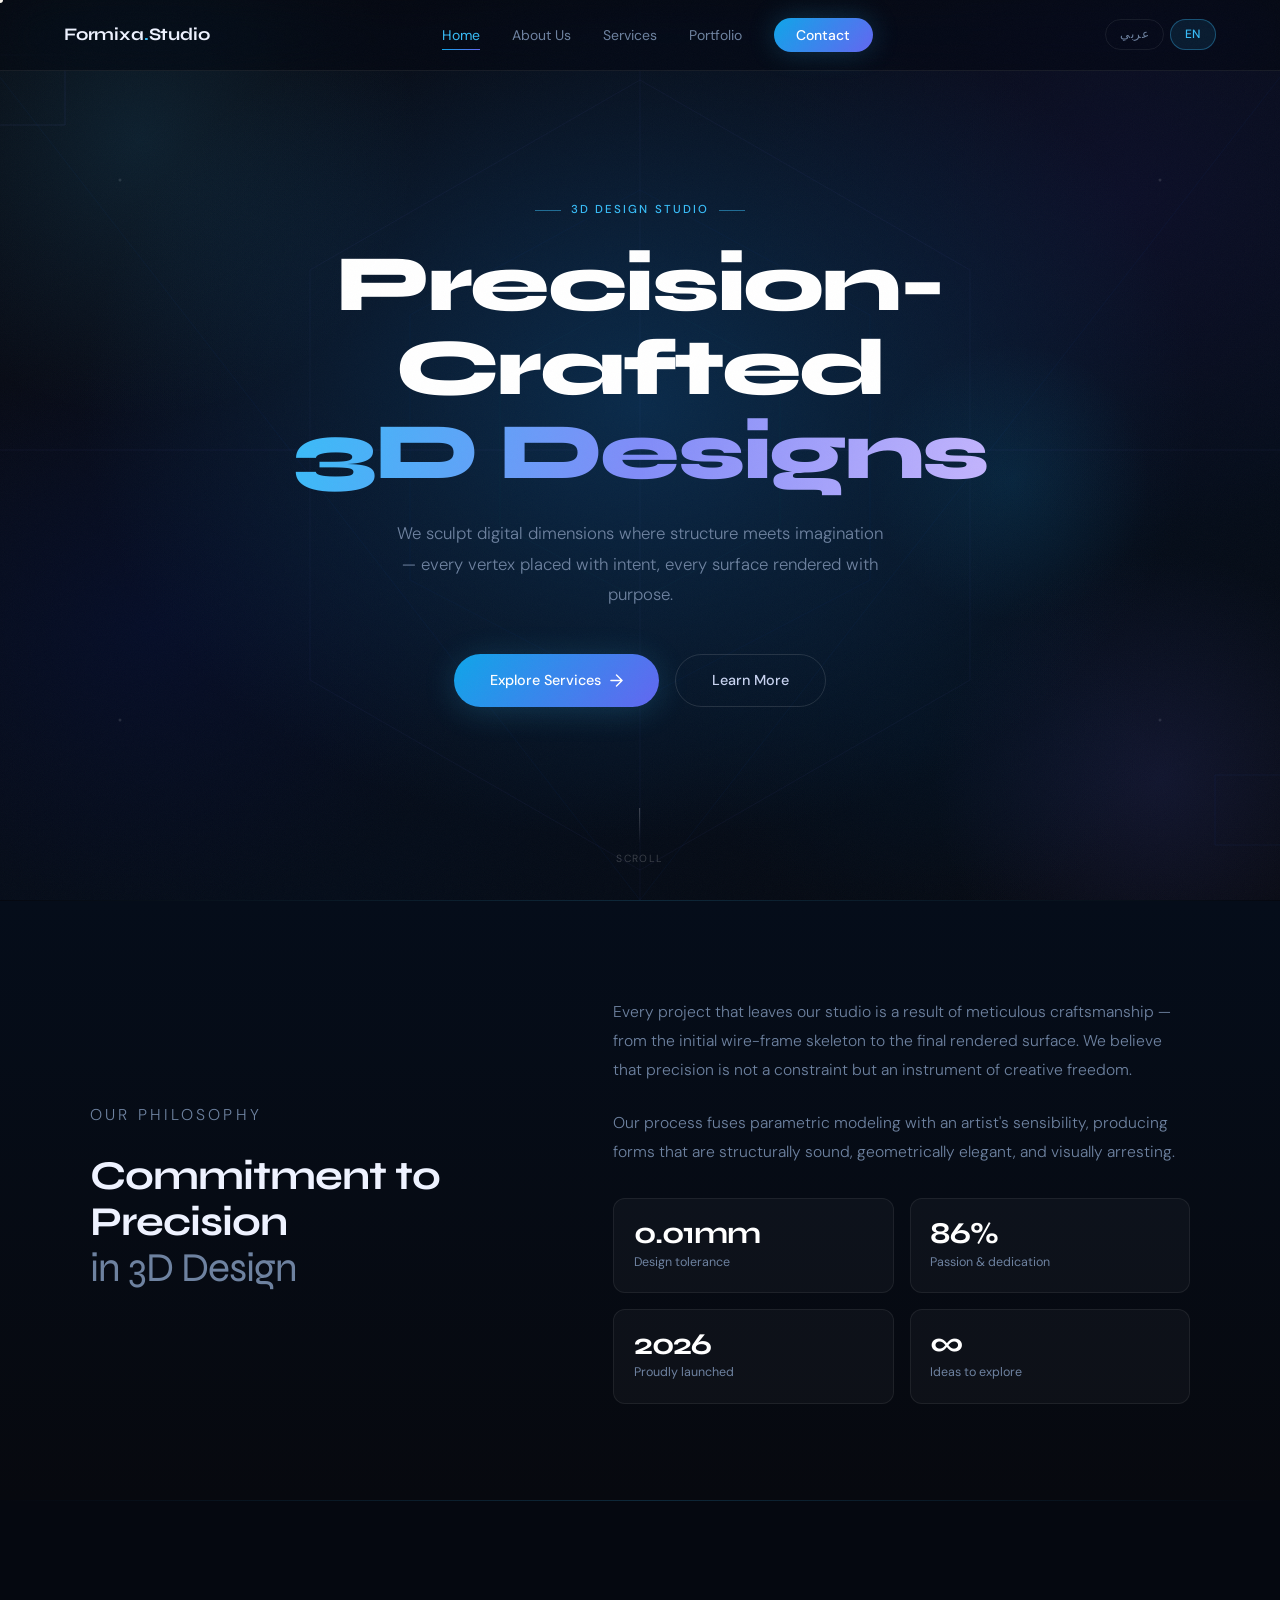
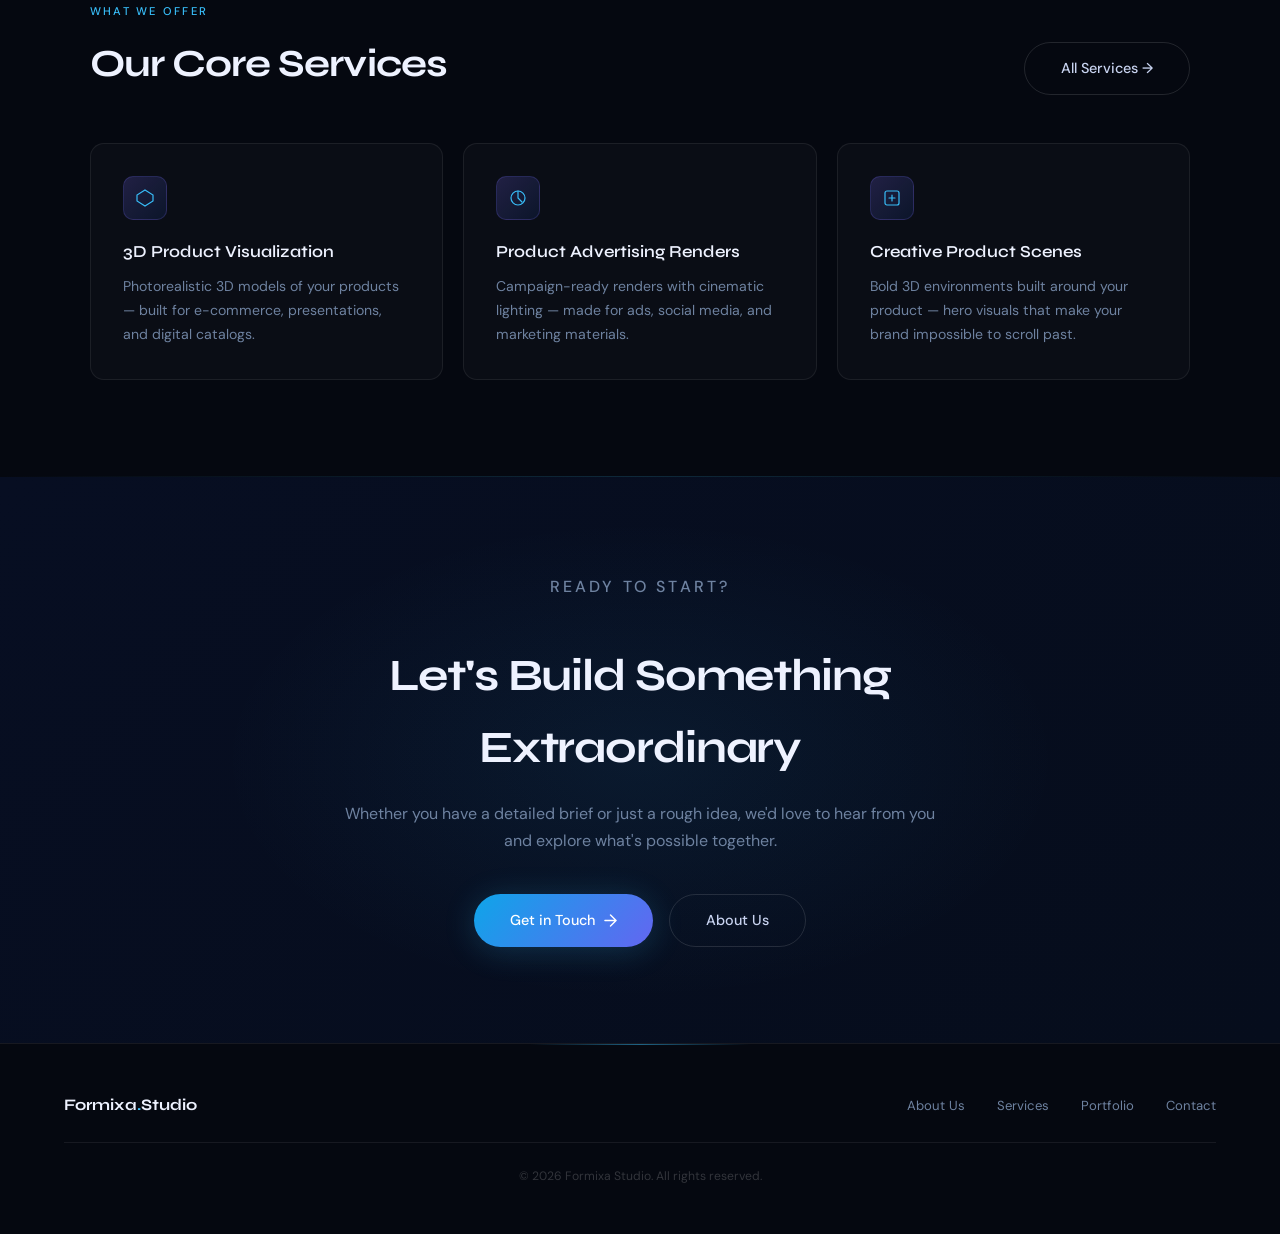
<file: index.html>
<!DOCTYPE html>
<html lang="en">
<head>
<meta charset="UTF-8">
<meta name="viewport" content="width=device-width, initial-scale=1.0">
<title>Formixa Studio — Precision 3D Design</title>
<link rel="stylesheet" href="style.css">
<style>
/* ── HERO ── */
.hero {
  position: relative; min-height: 100vh;
  display: flex; align-items: center; justify-content: center; text-align: center;
  overflow: hidden;
}
.hero-bg {
  position: absolute; inset: 0;
  background:
    radial-gradient(ellipse 900px 700px at 50% 45%, #0a2a4a 0%, transparent 62%),
    radial-gradient(ellipse 600px 500px at 12% 70%, #060e28 0%, transparent 55%),
    radial-gradient(ellipse 700px 600px at 88% 22%, #0c0f28 0%, transparent 55%),
    radial-gradient(ellipse 380px 320px at 72% 82%, #04101f 0%, transparent 60%),
    linear-gradient(155deg, #07090f 0%, #080c18 35%, #050d1a 70%, #07090f 100%);
}
.hero-geo { position: absolute; inset: 0; pointer-events: none; }
.hero-geo svg { width: 100%; height: 100%; }
.blob {
  position: absolute; border-radius: 50%; pointer-events: none;
}
.blob-1 {
  width: 560px; height: 560px; top: -140px; left: -140px;
  background: radial-gradient(circle, rgba(56,189,248,0.12) 0%, transparent 70%);
  animation: pulse 10s ease-in-out infinite alternate;
}
.blob-2 {
  width: 460px; height: 460px; bottom: -110px; right: -110px;
  background: radial-gradient(circle, rgba(99,102,241,0.12) 0%, transparent 70%);
  animation: pulse 13s ease-in-out infinite alternate-reverse;
}
.blob-3 {
  width: 280px; height: 280px; top: 38%; right: 10%;
  background: radial-gradient(circle, rgba(14,165,233,0.1) 0%, transparent 70%);
  animation: pulse 8s ease-in-out infinite alternate;
}
@keyframes pulse {
  0%   { transform: scale(1) translate(0,0); }
  100% { transform: scale(1.1) translate(16px,10px); }
}
.hero-content { position: relative; z-index: 2; max-width: 800px; padding: 0 2rem; }
.hero-eyebrow {
  display: inline-flex; align-items: center; gap: 10px;
  font-size: 0.72rem; font-weight: 500; letter-spacing: 0.18em; text-transform: uppercase;
  color: var(--c-accent); margin-bottom: 1.4rem;
  animation: fadeUp 0.9s ease both;
}
.hero-eyebrow::before,.hero-eyebrow::after {
  content:''; display:block; width:26px; height:1px; background:var(--c-accent); opacity:0.5;
}
.hero h1 {
  font-family: var(--ff-display); font-size: clamp(2.8rem,6.5vw,5rem);
  font-weight: 800; line-height: 1.05; letter-spacing: -0.03em;
  color: #fff; margin-bottom: 1.5rem;
  animation: fadeUp 0.9s 0.12s ease both;
}
.hero h1 .grad {
  background: linear-gradient(105deg, #38bdf8 0%, #818cf8 50%, #c4b5fd 100%);
  -webkit-background-clip: text; -webkit-text-fill-color: transparent; background-clip: text;
}
.hero-sub {
  font-size: 1.05rem; font-weight: 300; color: var(--c-muted);
  max-width: 500px; margin: 0 auto 2.8rem; line-height: 1.8;
  animation: fadeUp 0.9s 0.22s ease both;
}
.hero-btns { display: flex; gap: 1rem; justify-content: center; flex-wrap: wrap; animation: fadeUp 0.9s 0.32s ease both; }
.scroll-cue {
  position: absolute; bottom: 2rem; left: 50%; transform: translateX(-50%);
  display: flex; flex-direction: column; align-items: center; gap: 7px;
  font-size: 0.65rem; letter-spacing: 0.14em; text-transform: uppercase;
  color: rgba(255,255,255,0.2); z-index: 2;
}
.scroll-line { width:1px; height:36px; background: linear-gradient(to bottom, rgba(255,255,255,0.25), transparent); animation: blink 2s ease-in-out infinite; }
@keyframes blink { 0%,100%{opacity:1}50%{opacity:0.25} }

/* ── ABOUT STRIP ── */
.about-strip {
  padding: 6rem 4rem;
  background: linear-gradient(180deg, #050d1a 0%, #07090f 100%);
}
.about-strip-inner {
  max-width: 1100px; margin: 0 auto;
  display: grid; grid-template-columns: 1fr 1.3fr; gap: 5rem; align-items: center;
}
.about-strip h2 {
  font-family: var(--ff-display); font-size: clamp(1.8rem,3.2vw,2.8rem);
  font-weight: 700; letter-spacing: -0.025em; line-height: 1.12; margin-bottom: 0.6rem;
}
.about-strip h2 span { display: block; color: var(--c-muted); font-weight: 400; }
.about-strip p { font-size: 0.98rem; font-weight: 300; color: var(--c-muted); line-height: 1.85; margin-bottom: 1.5rem; }
.stats-grid { display: grid; grid-template-columns: 1fr 1fr; gap: 1rem; margin-top: 2rem; }
.stat {
  background: rgba(255,255,255,0.03); border: 1px solid var(--c-border);
  border-radius: 12px; padding: 1.2rem;
}
.stat-num { font-family: var(--ff-display); font-size: 1.9rem; font-weight: 700; color: #fff; letter-spacing: -0.03em; line-height: 1; }
.stat-num em { font-style: normal; color: var(--c-accent); }
.stat-label { font-size: 0.78rem; color: var(--c-muted); margin-top: 4px; }

/* ── SERVICES PREVIEW ── */
.services-preview {
  padding: 6rem 4rem;
  background: var(--c-bg);
}
.services-preview-inner { max-width: 1100px; margin: 0 auto; }
.section-head { margin-bottom: 3rem; display: flex; align-items: flex-end; justify-content: space-between; flex-wrap: wrap; gap: 1.5rem; }
.section-head h2 { font-family: var(--ff-display); font-size: clamp(1.8rem,3vw,2.5rem); font-weight: 700; letter-spacing: -0.025em; }
.services-grid { display: grid; grid-template-columns: repeat(3,1fr); gap: 1.25rem; }
.service-card {
  background: rgba(255,255,255,0.025); border: 1px solid var(--c-border);
  border-radius: var(--radius); padding: 2rem; cursor: pointer;
  transition: border-color 0.3s, transform 0.3s, background 0.3s;
  text-decoration: none; color: inherit; display: block;
}
.service-card:hover {
  border-color: var(--c-border-hover); transform: translateY(-4px);
  background: rgba(124,111,255,0.05);
}
.service-icon {
  width: 44px; height: 44px; border-radius: 10px; margin-bottom: 1.2rem;
  background: linear-gradient(135deg, rgba(124,111,255,0.2), rgba(36,99,235,0.1));
  border: 1px solid rgba(124,111,255,0.2);
  display: flex; align-items: center; justify-content: center;
}
.service-card h3 { font-family: var(--ff-display); font-size: 1.05rem; font-weight: 600; margin-bottom: 0.6rem; }
.service-card p { font-size: 0.88rem; color: var(--c-muted); line-height: 1.7; }

/* ── CTA BAND ── */
.cta-band {
  padding: 6rem 4rem;
  background: linear-gradient(135deg, #070e22 0%, #060d1c 100%);
  text-align: center; position: relative; overflow: hidden;
}
.cta-band::before {
  content: ''; position: absolute; inset: 0;
  background: radial-gradient(ellipse 700px 400px at 50% 50%, rgba(56,189,248,0.07) 0%, transparent 60%);
}
.cta-band-content { position: relative; z-index: 1; max-width: 600px; margin: 0 auto; }
.cta-band h2 { font-family: var(--ff-display); font-size: clamp(1.8rem,3.5vw,2.8rem); font-weight: 700; letter-spacing: -0.025em; margin-bottom: 1rem; }
.cta-band p { font-size: 1rem; color: var(--c-muted); margin-bottom: 2.5rem; line-height: 1.7; }
.cta-btns { display: flex; gap: 1rem; justify-content: center; flex-wrap: wrap; }

@media (max-width: 900px) {
  .about-strip { padding: 5rem 2rem; }
  .about-strip-inner { grid-template-columns: 1fr; gap: 3rem; }
  .services-preview { padding: 5rem 2rem; }
  .services-grid { grid-template-columns: 1fr 1fr; }
  .cta-band { padding: 5rem 2rem; }
  .section-head { flex-direction: column; align-items: flex-start; }
}
@media (max-width: 580px) {
  .services-grid { grid-template-columns: 1fr; }
  .stats-grid { grid-template-columns: 1fr 1fr; }
}
</style>
</head>
<body>

<nav>
  <a href="index.html" class="logo">Formixa<em>.</em>Studio</a>
    <ul class="nav-links" id="navLinks">
    <li><a href="index.html" class="active">Home</a></li>
    <li><a href="about.html">About Us</a></li>
    <li><a href="services.html">Services</a></li>
    <li><a href="portfolio.html">Portfolio</a></li>
    <li><a href="contact.html" class="nav-cta">Contact</a></li>
    <li class="lang-switch-mobile" style="display:none;"><a href="index_ar.html" class="lang-btn">عربي</a><a href="#" class="lang-btn active">EN</a></li>  </ul>
    <div class="lang-switch">
    <a href="index_ar.html" class="lang-btn">عربي</a>
    <a href="#" class="lang-btn active">EN</a>
  </div>
  <button class="hamburger" id="hamburger" aria-label="Menu">
    <span></span><span></span><span></span>
  </button>
</nav>

<!-- HERO -->
<section class="hero">
  <div class="hero-bg"></div>
  <div class="hero-geo">
    <svg viewBox="0 0 1400 900" preserveAspectRatio="xMidYMid slice" fill="none" xmlns="http://www.w3.org/2000/svg">
      <line x1="0" y1="450" x2="1400" y2="450" stroke="rgba(124,111,255,0.12)" stroke-width="0.5"/>
      <line x1="700" y1="0" x2="700" y2="900" stroke="rgba(124,111,255,0.1)" stroke-width="0.5"/>
      <line x1="0" y1="0" x2="700" y2="900" stroke="rgba(36,99,235,0.1)" stroke-width="0.5"/>
      <line x1="1400" y1="0" x2="700" y2="900" stroke="rgba(36,99,235,0.1)" stroke-width="0.5"/>
      <polygon points="700,80 1030,270 1030,680 700,870 370,680 370,270" stroke="rgba(124,111,255,0.1)" stroke-width="0.5"/>
      <polygon points="700,190 930,315 930,580 700,700 470,580 470,315" stroke="rgba(36,99,235,0.08)" stroke-width="0.5"/>
      <polygon points="700,295 840,370 840,525 700,600 560,525 560,370" stroke="rgba(8,145,178,0.08)" stroke-width="0.5"/>
      <rect x="55" y="55" width="70" height="70" stroke="rgba(124,111,255,0.18)" stroke-width="0.5" fill="none"/>
      <rect x="1275" y="775" width="70" height="70" stroke="rgba(36,99,235,0.15)" stroke-width="0.5" fill="none"/>
      <circle cx="180" cy="180" r="1.5" fill="rgba(255,255,255,0.12)"/>
      <circle cx="1220" cy="180" r="1.5" fill="rgba(255,255,255,0.12)"/>
      <circle cx="180" cy="720" r="1.5" fill="rgba(255,255,255,0.12)"/>
      <circle cx="1220" cy="720" r="1.5" fill="rgba(255,255,255,0.12)"/>
    </svg>
  </div>
  <div class="blob blob-1"></div>
  <div class="blob blob-2"></div>
  <div class="blob blob-3"></div>

  <div class="hero-content">
    <div class="hero-eyebrow">3D Design Studio</div>
    <h1>Precision-Crafted<br><span class="grad">3D Designs</span></h1>
    <p class="hero-sub">We sculpt digital dimensions where structure meets imagination — every vertex placed with intent, every surface rendered with purpose.</p>
    <div class="hero-btns">
      <a href="services.html" class="btn-primary">
        Explore Services
        <svg width="13" height="13" viewBox="0 0 14 14" fill="none"><path d="M1 7h12M7 1l6 6-6 6" stroke="white" stroke-width="1.5" stroke-linecap="round" stroke-linejoin="round"/></svg>
      </a>
      <a href="about.html" class="btn-outline">Learn More</a>
    </div>
  </div>
  <div class="scroll-cue"><div class="scroll-line"></div>Scroll</div>
</section>

<div class="divider"></div>

<!-- ABOUT STRIP -->
<section class="about-strip">
  <div class="about-strip-inner">
    <div>
      <p class="section-label">Our philosophy</p>
      <h2>Commitment to Precision <span>in 3D Design</span></h2>
    </div>
    <div>
      <p>Every project that leaves our studio is a result of meticulous craftsmanship — from the initial wire-frame skeleton to the final rendered surface. We believe that precision is not a constraint but an instrument of creative freedom.</p>
      <p>Our process fuses parametric modeling with an artist's sensibility, producing forms that are structurally sound, geometrically elegant, and visually arresting.</p>
      <div class="stats-grid" data-stagger="0.12">
        <div class="stat"><div class="stat-num">0.01<em>mm</em></div><div class="stat-label">Design tolerance</div></div>
        <div class="stat"><div class="stat-num">100<em>%</em></div><div class="stat-label">Passion & dedication</div></div>
        <div class="stat"><div class="stat-num">2026</div><div class="stat-label">Proudly launched</div></div>
        <div class="stat"><div class="stat-num">∞</div><div class="stat-label">Ideas to explore</div></div>
      </div>
    </div>
  </div>
</section>

<div class="divider"></div>

<!-- SERVICES PREVIEW -->
<section class="services-preview">
  <div class="services-preview-inner">
    <div class="section-head">
      <div>
        <p class="section-label">What we offer</p>
        <h2>Our Core Services</h2>
      </div>
      <a href="services.html" class="btn-outline" style="white-space:nowrap;">All Services →</a>
    </div>
    <div class="services-grid" data-stagger="0.12">
      <a href="services.html" class="service-card">
        <div class="service-icon">
          <svg width="20" height="20" viewBox="0 0 20 20" fill="none"><path d="M10 2L18 7V13L10 18L2 13V7L10 2Z" stroke="#38bdf8" stroke-width="1.2"/></svg>
        </div>
        <h3>3D Product Visualization</h3>
        <p>Photorealistic 3D models of your products — built for e-commerce, presentations, and digital catalogs.</p>
      </a>
      <a href="services.html" class="service-card">
        <div class="service-icon">
          <svg width="20" height="20" viewBox="0 0 20 20" fill="none"><circle cx="10" cy="10" r="7" stroke="#38bdf8" stroke-width="1.2"/><path d="M10 3v7l4 4" stroke="#38bdf8" stroke-width="1.2" stroke-linecap="round"/></svg>
        </div>
        <h3>Product Advertising Renders</h3>
        <p>Campaign-ready renders with cinematic lighting — made for ads, social media, and marketing materials.</p>
      </a>
      <a href="services.html" class="service-card">
        <div class="service-icon">
          <svg width="20" height="20" viewBox="0 0 20 20" fill="none"><rect x="3" y="3" width="14" height="14" rx="2" stroke="#38bdf8" stroke-width="1.2"/><path d="M7 10h6M10 7v6" stroke="#38bdf8" stroke-width="1.2" stroke-linecap="round"/></svg>
        </div>
        <h3>Creative Product Scenes</h3>
        <p>Bold 3D environments built around your product — hero visuals that make your brand impossible to scroll past.</p>
      </a>
    </div>
  </div>
</section>

<div class="divider"></div>

<!-- CTA -->
<section class="cta-band">
  <div class="cta-band-content reveal">
    <p class="section-label">Ready to start?</p>
    <h2>Let's Build Something Extraordinary</h2>
    <p>Whether you have a detailed brief or just a rough idea, we'd love to hear from you and explore what's possible together.</p>
    <div class="cta-btns">
      <a href="contact.html" class="btn-primary">Get in Touch
        <svg width="13" height="13" viewBox="0 0 14 14" fill="none"><path d="M1 7h12M7 1l6 6-6 6" stroke="white" stroke-width="1.5" stroke-linecap="round" stroke-linejoin="round"/></svg>
      </a>
      <a href="about.html" class="btn-outline">About Us</a>
    </div>
  </div>
</section>

<footer>
  <div class="footer-logo">Formixa<em>.</em>Studio</div>
  <ul class="footer-links">
    <li><a href="about.html">About Us</a></li>
    <li><a href="services.html">Services</a></li>
    <li><a href="portfolio.html">Portfolio</a></li>
    <li><a href="contact.html">Contact</a></li>
  </ul>
  <p class="footer-copy">&copy; 2026 Formixa Studio. All rights reserved.</p>
</footer>
<script src="animations.js"></script>
</body>
</html>
</file>
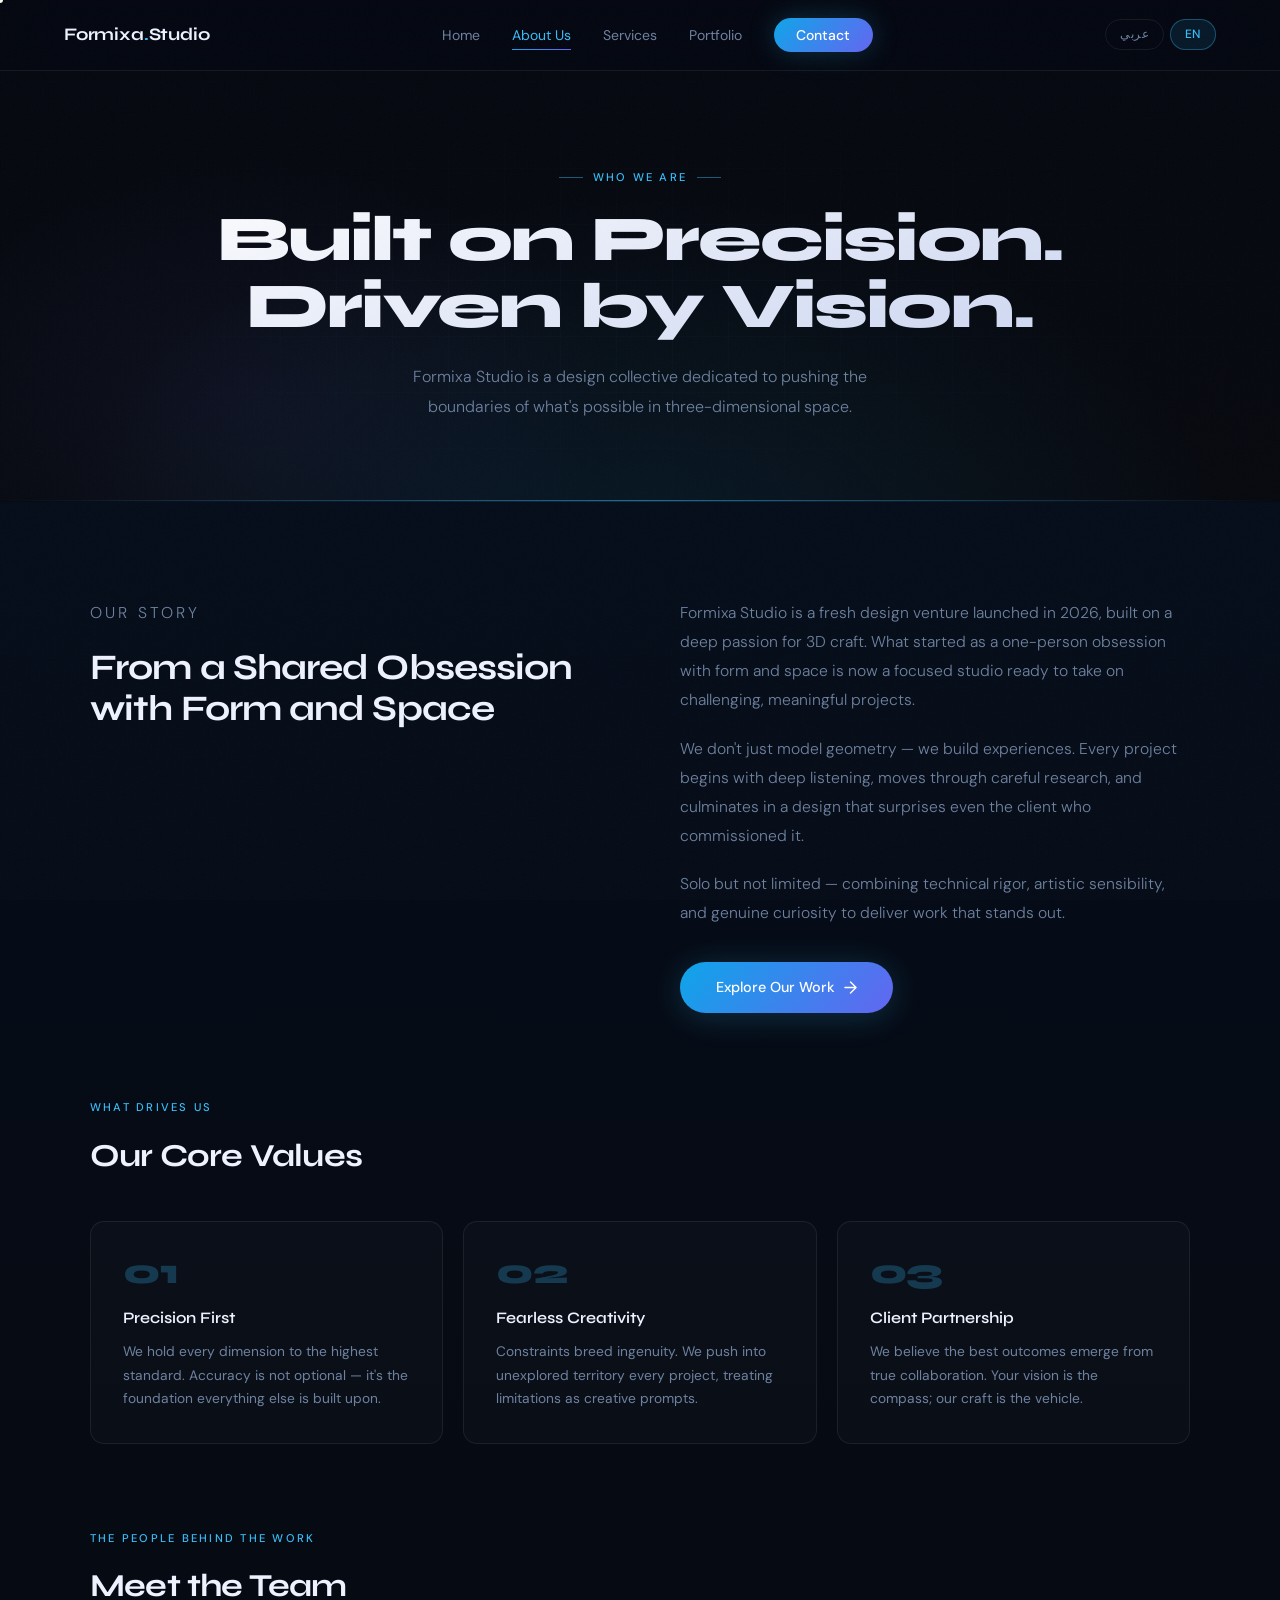
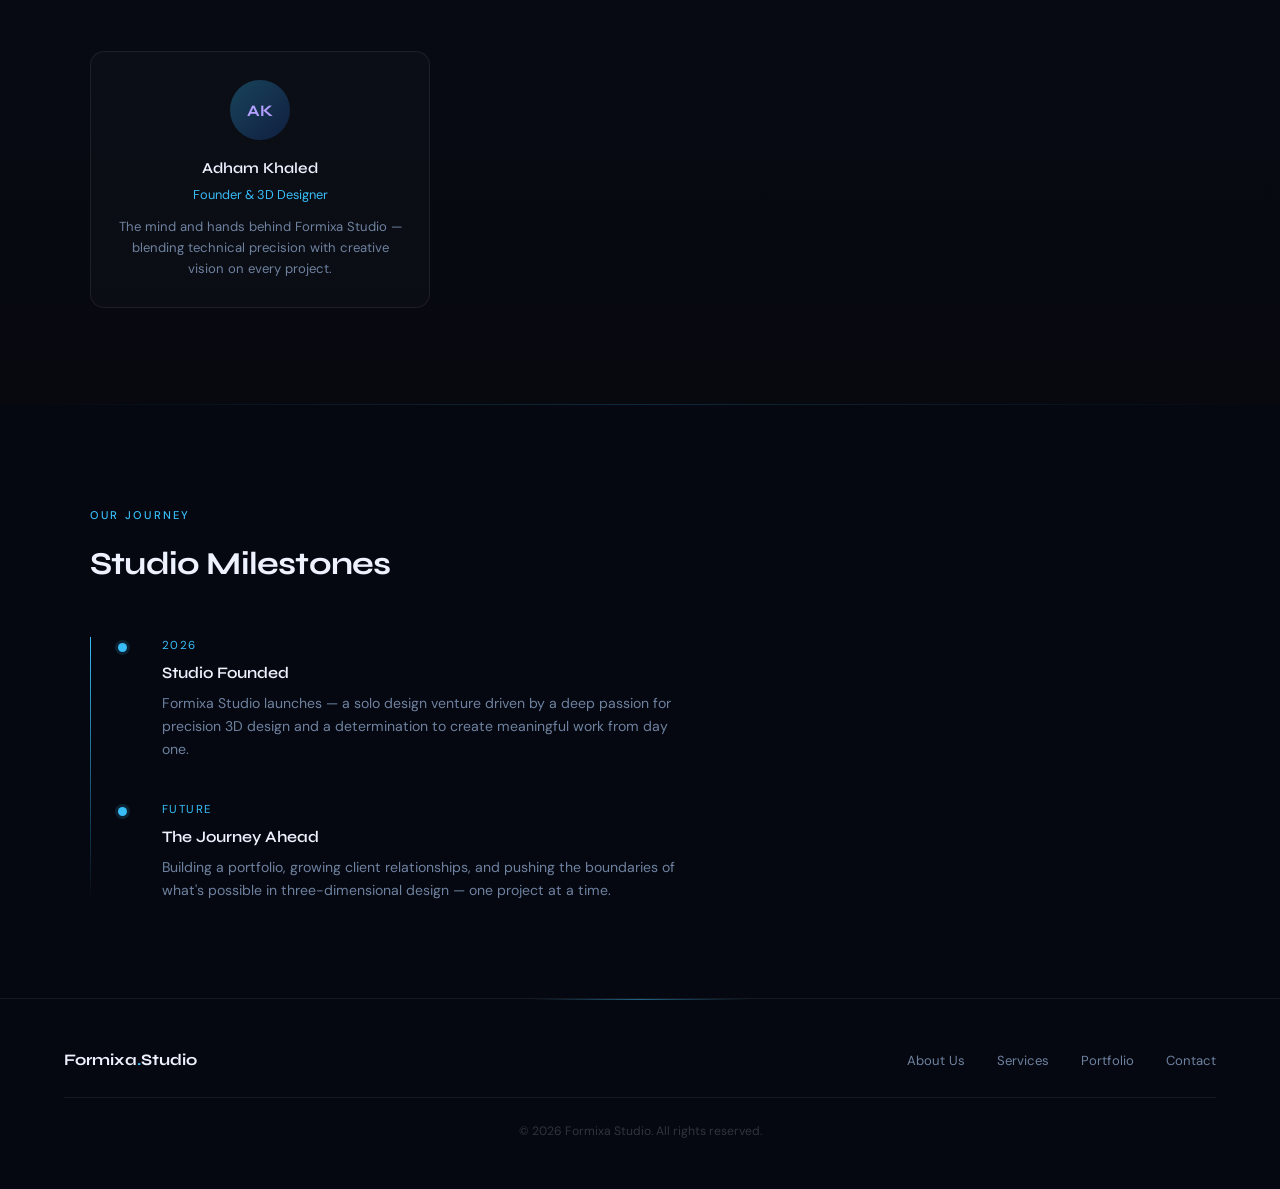
<file: about.html>
<!DOCTYPE html>
<html lang="en">
<head>
<meta charset="UTF-8">
<meta name="viewport" content="width=device-width, initial-scale=1.0">
<title>About Us — Formixa Studio</title>
<link rel="stylesheet" href="style.css">
<style>
/* ── ABOUT CONTENT ── */
.about-body { padding: 6rem 4rem; background: linear-gradient(180deg, #050d1a 0%, #07090f 100%); }
.about-body-inner { max-width: 1100px; margin: 0 auto; }

.about-intro {
  display: grid; grid-template-columns: 1fr 1fr; gap: 5rem;
  align-items: start; margin-bottom: 5rem;
}
.about-intro h2 {
  font-family: var(--ff-display); font-size: clamp(1.7rem, 2.8vw, 2.4rem);
  font-weight: 700; letter-spacing: -0.025em; line-height: 1.15; margin-bottom: 1rem;
}
.about-intro p { font-size: 0.98rem; color: var(--c-muted); line-height: 1.85; margin-bottom: 1.2rem; font-weight: 300; }

/* values */
.values-section { margin-bottom: 5rem; }
.values-section h2 {
  font-family: var(--ff-display); font-size: clamp(1.6rem, 2.5vw, 2.2rem);
  font-weight: 700; letter-spacing: -0.025em; margin-bottom: 2.5rem;
}
.values-grid { display: grid; grid-template-columns: repeat(3,1fr); gap: 1.25rem; }
.value-card {
  border: 1px solid var(--c-border); border-radius: var(--radius);
  padding: 2rem; background: rgba(255,255,255,0.02);
  transition: border-color 0.3s, transform 0.3s;
}
.value-card:hover { border-color: var(--c-border-hover); transform: translateY(-3px); }
.value-num {
  font-family: var(--ff-display); font-size: 2.2rem; font-weight: 800;
  color: rgba(56,189,248,0.25); letter-spacing: -0.04em; line-height: 1; margin-bottom: 1rem;
}
.value-card h3 { font-family: var(--ff-display); font-size: 1rem; font-weight: 600; margin-bottom: 0.6rem; }
.value-card p { font-size: 0.86rem; color: var(--c-muted); line-height: 1.7; }

/* team */
.team-section { }
.team-section h2 {
  font-family: var(--ff-display); font-size: clamp(1.6rem,2.5vw,2.2rem);
  font-weight: 700; letter-spacing: -0.025em; margin-bottom: 2.5rem;
}
.team-grid { display: grid; grid-template-columns: repeat(4,1fr); gap: 1.25rem; }
.team-card {
  border: 1px solid var(--c-border); border-radius: var(--radius);
  padding: 1.75rem 1.5rem; text-align: center; background: rgba(255,255,255,0.02);
  transition: border-color 0.3s, transform 0.3s;
}
.team-card:hover { border-color: var(--c-border-hover); transform: translateY(-3px); }
.avatar {
  width: 60px; height: 60px; border-radius: 50%; margin: 0 auto 1rem;
  display: flex; align-items: center; justify-content: center;
  font-family: var(--ff-display); font-size: 1rem; font-weight: 700;
}
.av-1 { background: linear-gradient(135deg,rgba(56,189,248,0.3),rgba(36,99,235,0.2)); color: #b4a0ff; }
.av-2 { background: linear-gradient(135deg,rgba(36,99,235,0.3),rgba(8,145,178,0.2)); color: #6eb3ff; }
.av-3 { background: linear-gradient(135deg,rgba(8,145,178,0.3),rgba(56,189,248,0.2)); color: #38e0f0; }
.av-4 { background: linear-gradient(135deg,rgba(99,60,210,0.3),rgba(8,145,178,0.2)); color: #a78bfa; }
.team-card h3 { font-family: var(--ff-display); font-size: 0.95rem; font-weight: 600; margin-bottom: 4px; }
.team-card .role { font-size: 0.8rem; color: var(--c-accent); margin-bottom: 0.7rem; }
.team-card p { font-size: 0.82rem; color: var(--c-muted); line-height: 1.6; }

/* milestones */
.milestones {
  padding: 6rem 4rem;
  background: var(--c-bg);
}
.milestones-inner { max-width: 1100px; margin: 0 auto; }
.milestones h2 {
  font-family: var(--ff-display); font-size: clamp(1.6rem,2.5vw,2.2rem);
  font-weight: 700; letter-spacing: -0.025em; margin-bottom: 3rem;
}
.timeline { position: relative; padding-left: 2rem; }
.timeline::before {
  content: ''; position: absolute; left: 0; top: 0; bottom: 0;
  width: 1px; background: linear-gradient(to bottom, var(--c-accent), transparent);
}
.timeline-item { position: relative; padding: 0 0 2.5rem 2.5rem; }
.timeline-item::before {
  content: ''; position: absolute; left: -4.5px; top: 6px;
  width: 9px; height: 9px; border-radius: 50%;
  background: var(--c-accent); box-shadow: 0 0 0 3px rgba(56,189,248,0.15);
}
.timeline-year { font-size: 0.72rem; letter-spacing: 0.12em; color: var(--c-accent); text-transform: uppercase; margin-bottom: 4px; }
.timeline-item h3 { font-family: var(--ff-display); font-size: 1rem; font-weight: 600; margin-bottom: 0.4rem; }
.timeline-item p { font-size: 0.88rem; color: var(--c-muted); line-height: 1.65; max-width: 520px; }

@media (max-width: 900px) {
  .about-body { padding: 5rem 2rem; }
  .about-intro { grid-template-columns: 1fr; gap: 2.5rem; }
  .values-grid { grid-template-columns: 1fr 1fr; }
  .team-grid { grid-template-columns: 1fr 1fr; }
  .milestones { padding: 5rem 2rem; }
}
@media (max-width: 580px) {
  .values-grid { grid-template-columns: 1fr; }
  .team-grid { grid-template-columns: 1fr 1fr; }
}
</style>
</head>
<body>

<nav>
  <a href="index.html" class="logo">Formixa<em>.</em>Studio</a>
    <ul class="nav-links" id="navLinks">
    <li><a href="index.html">Home</a></li>
    <li><a href="about.html" class="active">About Us</a></li>
    <li><a href="services.html">Services</a></li>
    <li><a href="portfolio.html">Portfolio</a></li>
    <li><a href="contact.html" class="nav-cta">Contact</a></li>
    <li class="lang-switch-mobile" style="display:none;"><a href="about_ar.html" class="lang-btn">عربي</a><a href="#" class="lang-btn active">EN</a></li>  </ul>
    <div class="lang-switch">
    <a href="about_ar.html" class="lang-btn">عربي</a>
    <a href="#" class="lang-btn active">EN</a>
  </div>
  <button class="hamburger" id="hamburger" aria-label="Menu">
    <span></span><span></span><span></span>
  </button>
</nav>

<!-- PAGE HEADER -->
<div class="page-header">
  <div class="page-header-bg"></div>
  <div class="page-header-line"></div>
  <div class="page-header-content reveal">
    <div class="page-eyebrow">Who we are</div>
    <h1>Built on Precision.<br>Driven by Vision.</h1>
    <p>Formixa Studio is a design collective dedicated to pushing the boundaries of what's possible in three-dimensional space.</p>
  </div>
</div>

<div class="divider"></div>

<!-- ABOUT BODY -->
<section class="about-body">
  <div class="about-body-inner">
    <div class="about-intro fade-up">
      <div>
        <p class="section-label">Our story</p>
        <h2>From a Shared Obsession with Form and Space</h2>
      </div>
      <div>
        <p>Formixa Studio is a fresh design venture launched in 2026, built on a deep passion for 3D craft. What started as a one-person obsession with form and space is now a focused studio ready to take on challenging, meaningful projects.</p>
        <p>We don't just model geometry — we build experiences. Every project begins with deep listening, moves through careful research, and culminates in a design that surprises even the client who commissioned it.</p>
        <p>Solo but not limited — combining technical rigor, artistic sensibility, and genuine curiosity to deliver work that stands out.</p>
        <a href="services.html" class="btn-primary" style="margin-top:1rem;">
          Explore Our Work
          <svg width="13" height="13" viewBox="0 0 14 14" fill="none"><path d="M1 7h12M7 1l6 6-6 6" stroke="white" stroke-width="1.5" stroke-linecap="round" stroke-linejoin="round"/></svg>
        </a>
      </div>
    </div>

    <!-- VALUES -->
    <div class="values-section fade-up-1">
      <p class="section-label">What drives us</p>
      <h2>Our Core Values</h2>
      <div class="values-grid" data-stagger="0.12">
        <div class="value-card">
          <div class="value-num">01</div>
          <h3>Precision First</h3>
          <p>We hold every dimension to the highest standard. Accuracy is not optional — it's the foundation everything else is built upon.</p>
        </div>
        <div class="value-card">
          <div class="value-num">02</div>
          <h3>Fearless Creativity</h3>
          <p>Constraints breed ingenuity. We push into unexplored territory every project, treating limitations as creative prompts.</p>
        </div>
        <div class="value-card">
          <div class="value-num">03</div>
          <h3>Client Partnership</h3>
          <p>We believe the best outcomes emerge from true collaboration. Your vision is the compass; our craft is the vehicle.</p>
        </div>
      </div>
    </div>

    <!-- TEAM -->
    <div class="team-section fade-up-2" style="margin-top:5rem;">
      <p class="section-label">The people behind the work</p>
      <h2>Meet the Team</h2>
      <div class="team-grid" style="grid-template-columns: 1fr; max-width: 340px;">
        <div class="team-card" style="text-align:center;">
          <div class="avatar av-1">AK</div>
          <h3>Adham Khaled</h3>
          <div class="role">Founder & 3D Designer</div>
          <p>The mind and hands behind Formixa Studio — blending technical precision with creative vision on every project.</p>
        </div>
      </div>
    </div>
  </div>
</section>

<div class="divider"></div>

<!-- MILESTONES -->
<section class="milestones">
  <div class="milestones-inner">
    <p class="section-label">Our journey</p>
    <h2>Studio Milestones</h2>
    <div class="timeline" data-stagger="0.15">
      <div class="timeline-item">
        <div class="timeline-year">2026</div>
        <h3>Studio Founded</h3>
        <p>Formixa Studio launches — a solo design venture driven by a deep passion for precision 3D design and a determination to create meaningful work from day one.</p>
      </div>
      <div class="timeline-item" style="padding-bottom:0;">
        <div class="timeline-year">Future</div>
        <h3>The Journey Ahead</h3>
        <p>Building a portfolio, growing client relationships, and pushing the boundaries of what's possible in three-dimensional design — one project at a time.</p>
      </div>
    </div>
  </div>
</section>

<footer>
  <div class="footer-logo">Formixa<em>.</em>Studio</div>
  <ul class="footer-links">
    <li><a href="about.html">About Us</a></li>
    <li><a href="services.html">Services</a></li>
    <li><a href="portfolio.html">Portfolio</a></li>
    <li><a href="contact.html">Contact</a></li>
  </ul>
  <p class="footer-copy">&copy; 2026 Formixa Studio. All rights reserved.</p>
</footer>
<script src="animations.js"></script>
</body>
</html>
</file>
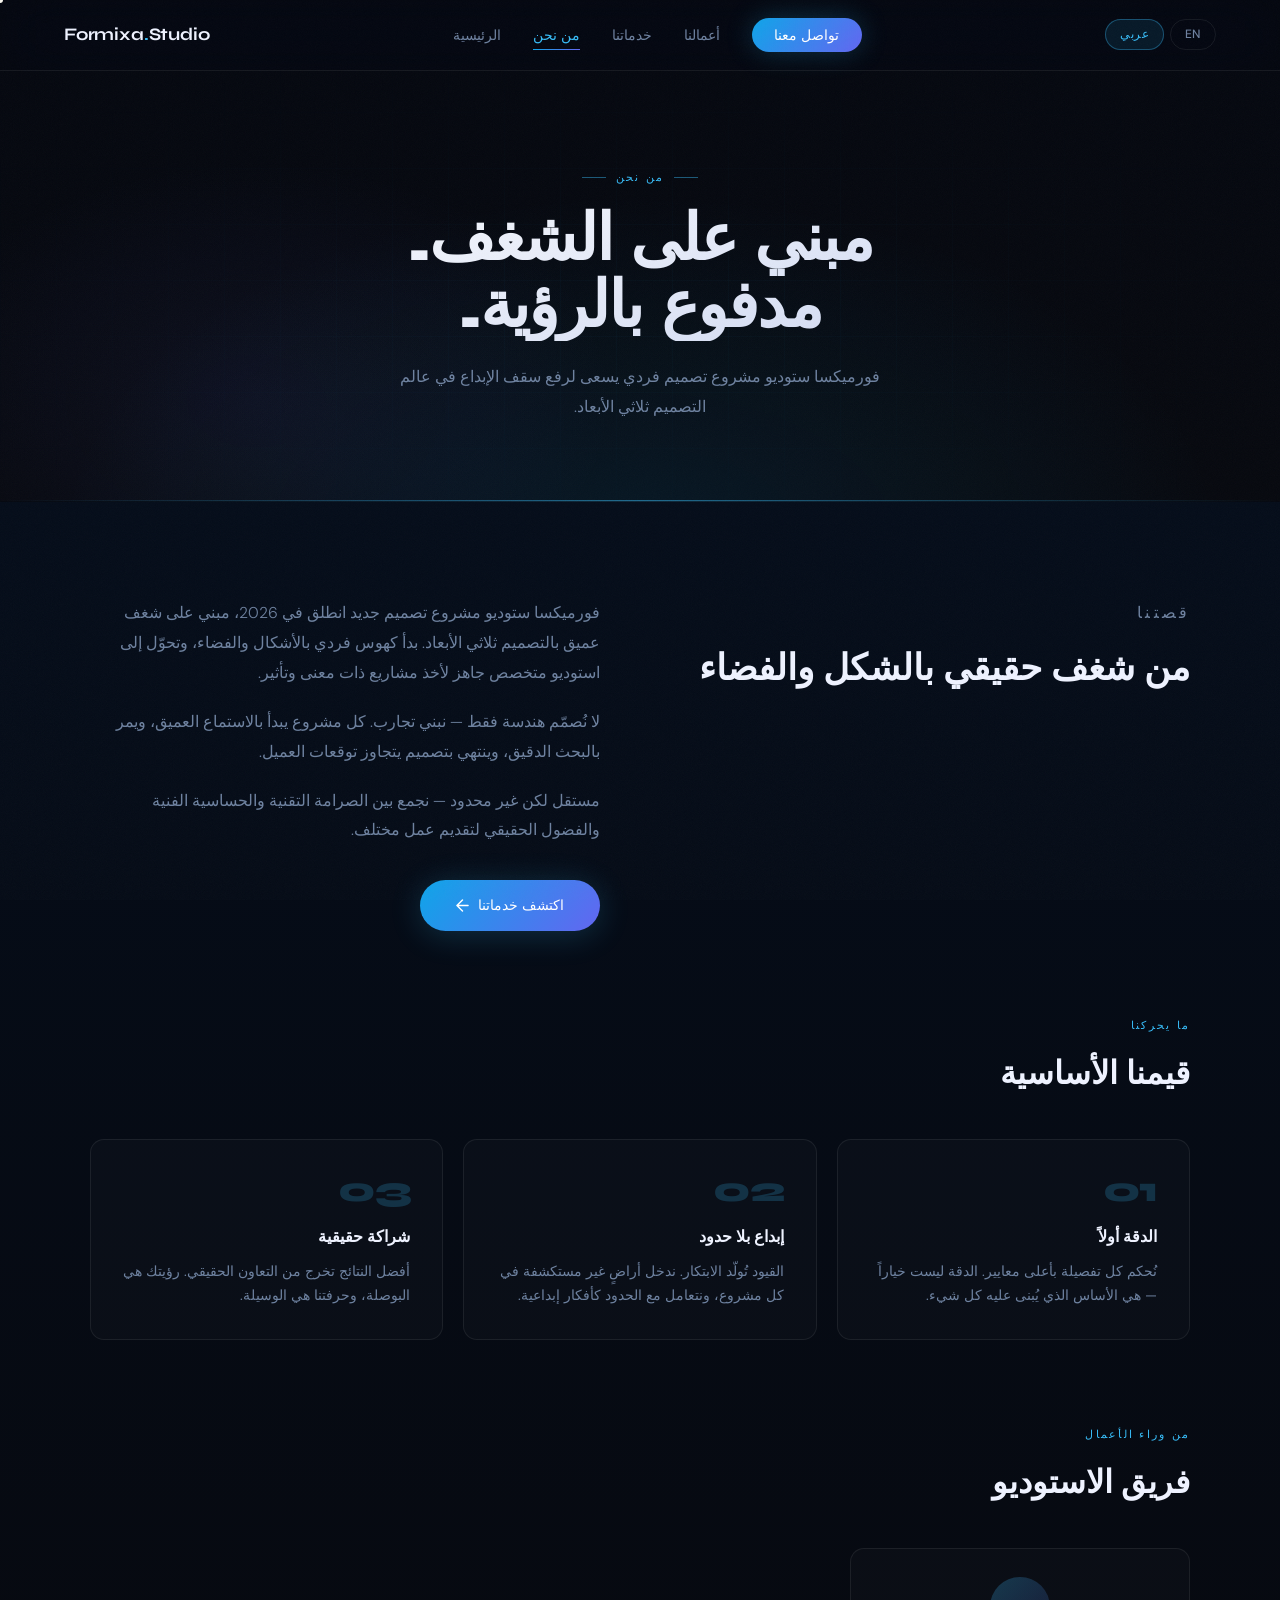
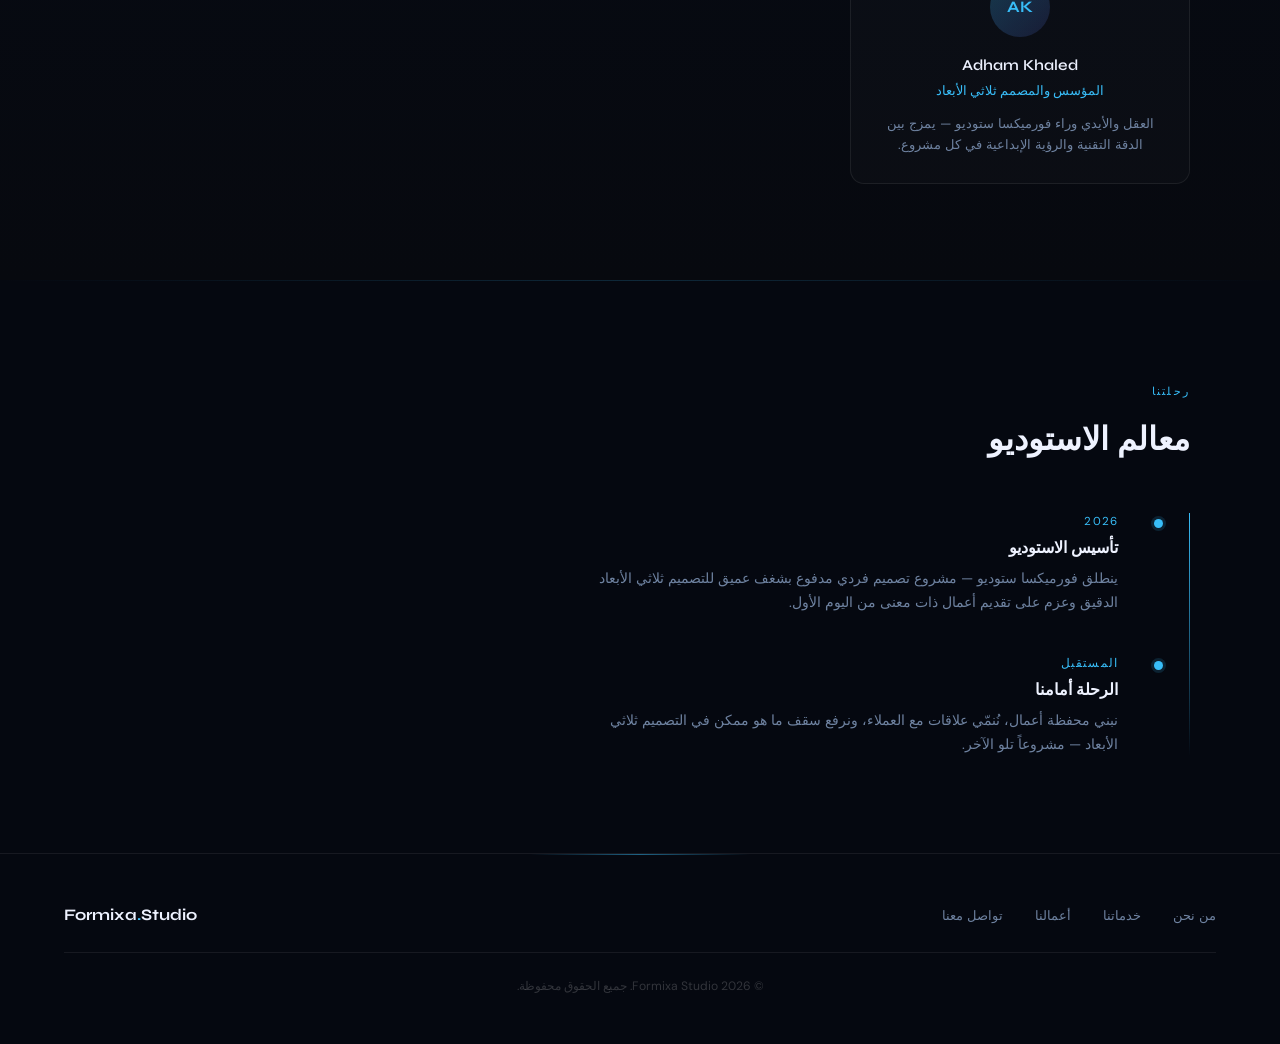
<file: about_ar.html>
<!DOCTYPE html>
<html lang="ar" dir="rtl">
<head>
<meta charset="UTF-8">
<meta name="viewport" content="width=device-width, initial-scale=1.0">
<title>من نحن — فورميكسا ستوديو</title>
<link rel="stylesheet" href="style.css">
<style>
.about-body { padding: 6rem 4rem; background: linear-gradient(180deg, #050d1a 0%, #07090f 100%); }
.about-body-inner { max-width: 1100px; margin: 0 auto; }
.about-intro { display: grid; grid-template-columns: 1fr 1fr; gap: 5rem; align-items: start; margin-bottom: 5rem; direction: rtl; }
.about-intro h2 { font-family: var(--ff-display); font-size: clamp(1.7rem,2.8vw,2.4rem); font-weight: 700; line-height: 1.2; margin-bottom: 1rem; }
.about-intro p { font-size: 0.98rem; color: var(--c-muted); line-height: 1.9; margin-bottom: 1.2rem; font-weight: 300; }

.values-section { margin-bottom: 5rem; direction: rtl; }
.values-section h2 { font-family: var(--ff-display); font-size: clamp(1.6rem,2.5vw,2.2rem); font-weight: 700; margin-bottom: 2.5rem; }
.values-grid { display: grid; grid-template-columns: repeat(3,1fr); gap: 1.25rem; }
.value-card { border: 1px solid var(--c-border); border-radius: var(--radius); padding: 2rem; background: rgba(255,255,255,0.02); transition: border-color 0.3s, transform 0.3s; }
.value-card:hover { border-color: var(--c-border-hover); transform: translateY(-3px); }
.value-num { font-family: var(--ff-display); font-size: 2.2rem; font-weight: 800; color: rgba(56,189,248,0.2); letter-spacing: -0.04em; line-height: 1; margin-bottom: 1rem; }
.value-card h3 { font-family: var(--ff-display); font-size: 1rem; font-weight: 600; margin-bottom: 0.6rem; }
.value-card p { font-size: 0.86rem; color: var(--c-muted); line-height: 1.75; }

.team-section { direction: rtl; }
.team-section h2 { font-family: var(--ff-display); font-size: clamp(1.6rem,2.5vw,2.2rem); font-weight: 700; margin-bottom: 2.5rem; }
.team-card { border: 1px solid var(--c-border); border-radius: var(--radius); padding: 1.75rem 1.5rem; text-align: center; background: rgba(255,255,255,0.02); transition: border-color 0.3s, transform 0.3s; max-width: 340px; }
.team-card:hover { border-color: var(--c-border-hover); transform: translateY(-3px); }
.avatar { width: 60px; height: 60px; border-radius: 50%; margin: 0 auto 1rem; display: flex; align-items: center; justify-content: center; font-family: var(--ff-display); font-size: 1rem; font-weight: 700; }
.av-1 { background: linear-gradient(135deg,rgba(56,189,248,0.25),rgba(99,102,241,0.15)); color: #38bdf8; }
.team-card h3 { font-family: var(--ff-display); font-size: 0.95rem; font-weight: 600; margin-bottom: 4px; }
.team-card .role { font-size: 0.8rem; color: var(--c-accent); margin-bottom: 0.7rem; }
.team-card p { font-size: 0.82rem; color: var(--c-muted); line-height: 1.6; }

.milestones { padding: 6rem 4rem; background: var(--c-bg); }
.milestones-inner { max-width: 1100px; margin: 0 auto; direction: rtl; }
.milestones h2 { font-family: var(--ff-display); font-size: clamp(1.6rem,2.5vw,2.2rem); font-weight: 700; margin-bottom: 3rem; }
.timeline { position: relative; padding-right: 2rem; padding-left: 0; }
.timeline::before { content: ''; position: absolute; right: 0; left: auto; top: 0; bottom: 0; width: 1px; background: linear-gradient(to bottom, var(--c-accent), transparent); }
.timeline-item { position: relative; padding: 0 2.5rem 2.5rem 0; }
.timeline-item::before { content: ''; position: absolute; right: -4.5px; left: auto; top: 6px; width: 9px; height: 9px; border-radius: 50%; background: var(--c-accent); box-shadow: 0 0 0 3px rgba(56,189,248,0.15); }
.timeline-year { font-size: 0.72rem; letter-spacing: 0.1em; color: var(--c-accent); margin-bottom: 4px; }
.timeline-item h3 { font-family: var(--ff-display); font-size: 1rem; font-weight: 600; margin-bottom: 0.4rem; }
.timeline-item p { font-size: 0.88rem; color: var(--c-muted); line-height: 1.7; max-width: 520px; }

@media (max-width: 900px) {
  .about-body { padding: 5rem 2rem; }
  .about-intro { grid-template-columns: 1fr; gap: 2.5rem; }
  .values-grid { grid-template-columns: 1fr 1fr; }
  .milestones { padding: 5rem 2rem; }
}
@media (max-width: 580px) { .values-grid { grid-template-columns: 1fr; } }
</style>
</head>
<body>

<nav>
  <a href="index_ar.html" class="logo">Formixa<em>.</em>Studio</a>
    <ul class="nav-links" id="navLinks">
    <li><a href="index_ar.html">الرئيسية</a></li>
    <li><a href="about_ar.html" class="active">من نحن</a></li>
    <li><a href="services_ar.html">خدماتنا</a></li>
    <li><a href="portfolio_ar.html">أعمالنا</a></li>
    <li><a href="contact_ar.html" class="nav-cta">تواصل معنا</a></li>
    <li class="lang-switch-mobile" style="display:none;"><a href="about.html" class="lang-btn">EN</a><a href="#" class="lang-btn active">عربي</a></li>  </ul>
    <div class="lang-switch">
    <a href="about.html" class="lang-btn">EN</a>
    <a href="#" class="lang-btn active">عربي</a>
  </div>
  <button class="hamburger" id="hamburger" aria-label="Menu">
    <span></span><span></span><span></span>
  </button>
</nav>

<div class="page-header">
  <div class="page-header-bg"></div>
  <div class="page-header-line"></div>
  <div class="page-header-content reveal" style="direction:rtl;">
    <div class="page-eyebrow">من نحن</div>
    <h1>مبني على الشغف.<br>مدفوع بالرؤية.</h1>
    <p>فورميكسا ستوديو مشروع تصميم فردي يسعى لرفع سقف الإبداع في عالم التصميم ثلاثي الأبعاد.</p>
  </div>
</div>

<div class="divider"></div>

<section class="about-body">
  <div class="about-body-inner">
    <div class="about-intro fade-up">
      <div>
        <p class="section-label">قصتنا</p>
        <h2>من شغف حقيقي بالشكل والفضاء</h2>
      </div>
      <div>
        <p>فورميكسا ستوديو مشروع تصميم جديد انطلق في 2026، مبني على شغف عميق بالتصميم ثلاثي الأبعاد. بدأ كهوس فردي بالأشكال والفضاء، وتحوّل إلى استوديو متخصص جاهز لأخذ مشاريع ذات معنى وتأثير.</p>
        <p>لا نُصمّم هندسة فقط — نبني تجارب. كل مشروع يبدأ بالاستماع العميق، ويمر بالبحث الدقيق، وينتهي بتصميم يتجاوز توقعات العميل.</p>
        <p>مستقل لكن غير محدود — نجمع بين الصرامة التقنية والحساسية الفنية والفضول الحقيقي لتقديم عمل مختلف.</p>
        <a href="services_ar.html" class="btn-primary" style="margin-top:1rem;">
          اكتشف خدماتنا
          <svg width="13" height="13" viewBox="0 0 14 14" fill="none"><path d="M13 7H1M7 13l-6-6 6-6" stroke="white" stroke-width="1.5" stroke-linecap="round" stroke-linejoin="round"/></svg>
        </a>
      </div>
    </div>

    <div class="values-section fade-up-1">
      <p class="section-label">ما يحركنا</p>
      <h2>قيمنا الأساسية</h2>
      <div class="values-grid" data-stagger="0.12">
        <div class="value-card">
          <div class="value-num">01</div>
          <h3>الدقة أولاً</h3>
          <p>نُحكم كل تفصيلة بأعلى معايير. الدقة ليست خياراً — هي الأساس الذي يُبنى عليه كل شيء.</p>
        </div>
        <div class="value-card">
          <div class="value-num">02</div>
          <h3>إبداع بلا حدود</h3>
          <p>القيود تُولّد الابتكار. ندخل أراضٍ غير مستكشفة في كل مشروع، ونتعامل مع الحدود كأفكار إبداعية.</p>
        </div>
        <div class="value-card">
          <div class="value-num">03</div>
          <h3>شراكة حقيقية</h3>
          <p>أفضل النتائج تخرج من التعاون الحقيقي. رؤيتك هي البوصلة، وحرفتنا هي الوسيلة.</p>
        </div>
      </div>
    </div>

    <div class="team-section fade-up-2" style="margin-top:5rem;">
      <p class="section-label">من وراء الأعمال</p>
      <h2>فريق الاستوديو</h2>
      <div class="team-card">
        <div class="avatar av-1">AK</div>
        <h3>Adham Khaled</h3>
        <div class="role">المؤسس والمصمم ثلاثي الأبعاد</div>
        <p>العقل والأيدي وراء فورميكسا ستوديو — يمزج بين الدقة التقنية والرؤية الإبداعية في كل مشروع.</p>
      </div>
    </div>
  </div>
</section>

<div class="divider"></div>

<section class="milestones">
  <div class="milestones-inner">
    <p class="section-label">رحلتنا</p>
    <h2>معالم الاستوديو</h2>
    <div class="timeline" data-stagger="0.15">
      <div class="timeline-item">
        <div class="timeline-year">2026</div>
        <h3>تأسيس الاستوديو</h3>
        <p>ينطلق فورميكسا ستوديو — مشروع تصميم فردي مدفوع بشغف عميق للتصميم ثلاثي الأبعاد الدقيق وعزم على تقديم أعمال ذات معنى من اليوم الأول.</p>
      </div>
      <div class="timeline-item" style="padding-bottom:0;">
        <div class="timeline-year">المستقبل</div>
        <h3>الرحلة أمامنا</h3>
        <p>نبني محفظة أعمال، نُنمّي علاقات مع العملاء، ونرفع سقف ما هو ممكن في التصميم ثلاثي الأبعاد — مشروعاً تلو الآخر.</p>
      </div>
    </div>
  </div>
</section>

<footer>
  <div class="footer-logo">Formixa<em>.</em>Studio</div>
  <ul class="footer-links">
    <li><a href="about_ar.html">من نحن</a></li>
    <li><a href="services_ar.html">خدماتنا</a></li>
    <li><a href="portfolio_ar.html">أعمالنا</a></li>
    <li><a href="contact_ar.html">تواصل معنا</a></li>
  </ul>
  <p class="footer-copy">&copy; 2026 Formixa Studio. جميع الحقوق محفوظة.</p>
</footer>
<script src="animations.js"></script>
</body>
</html>
</file>
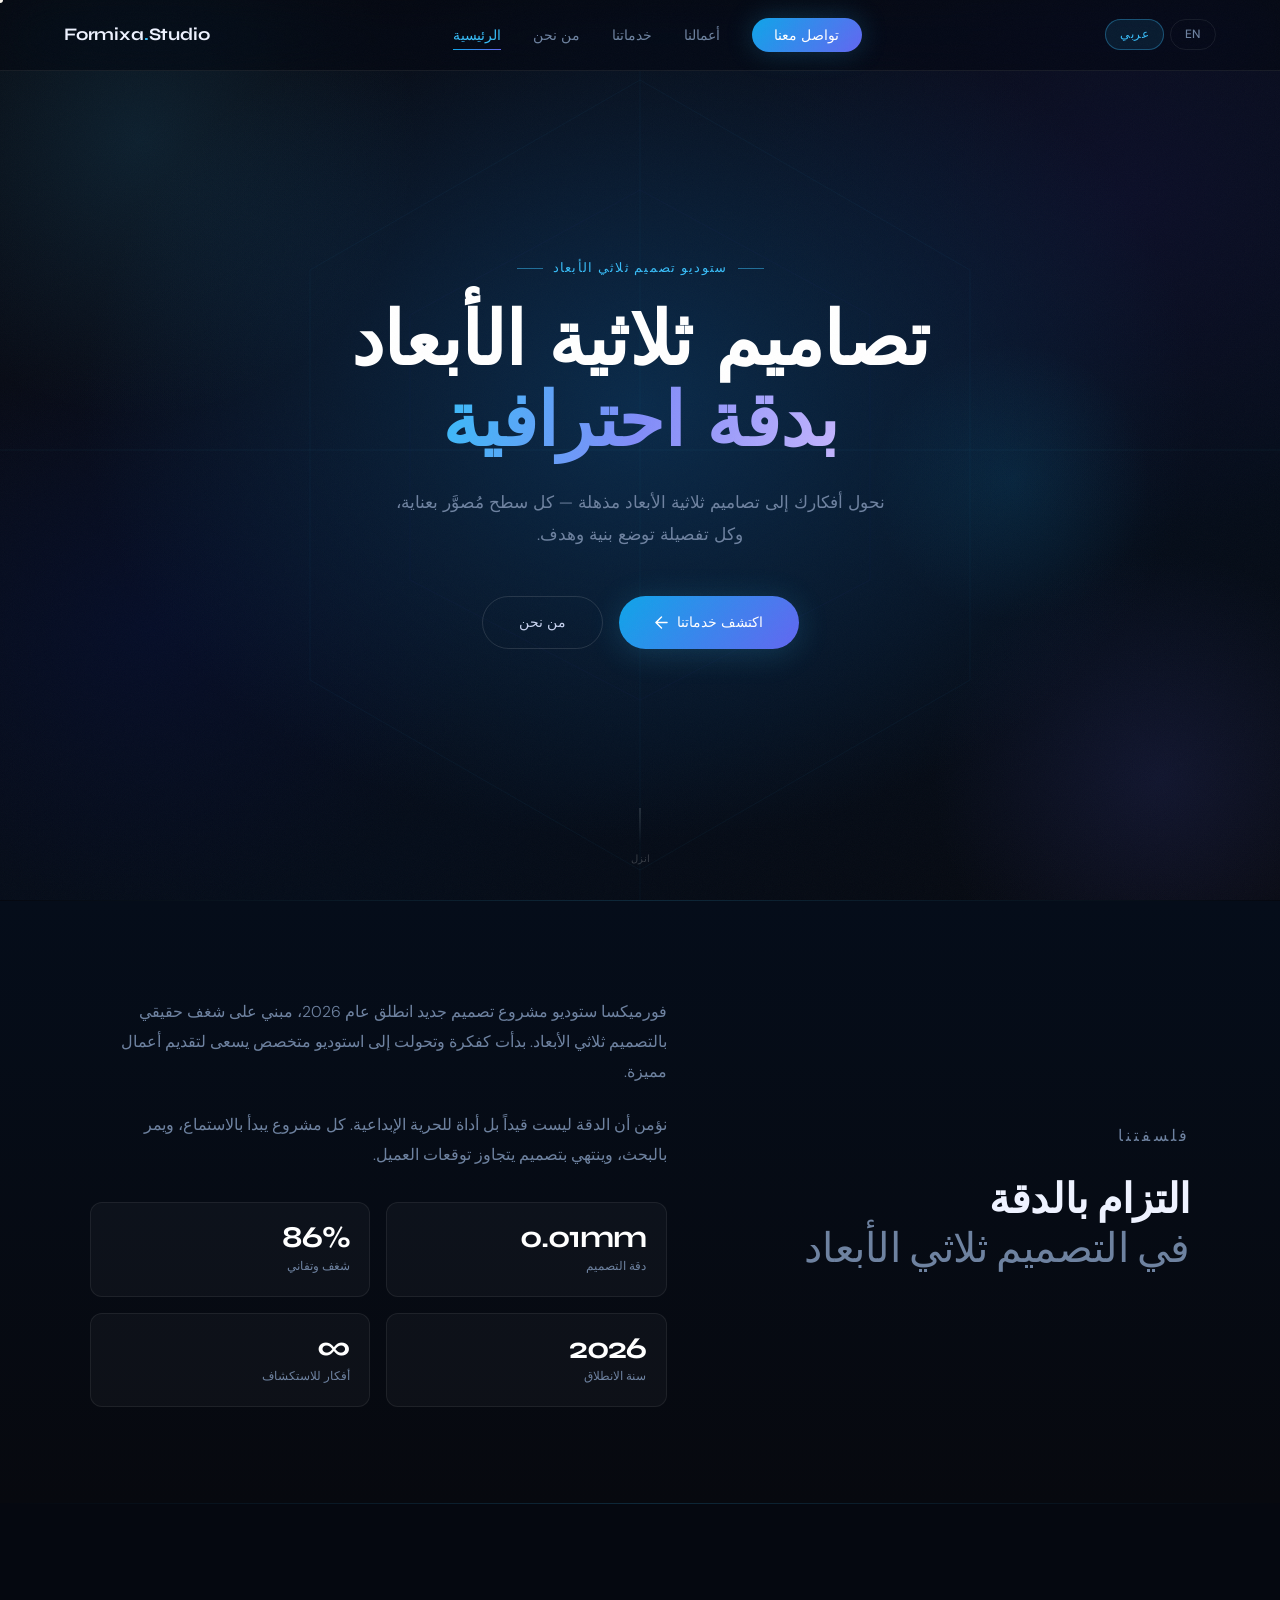
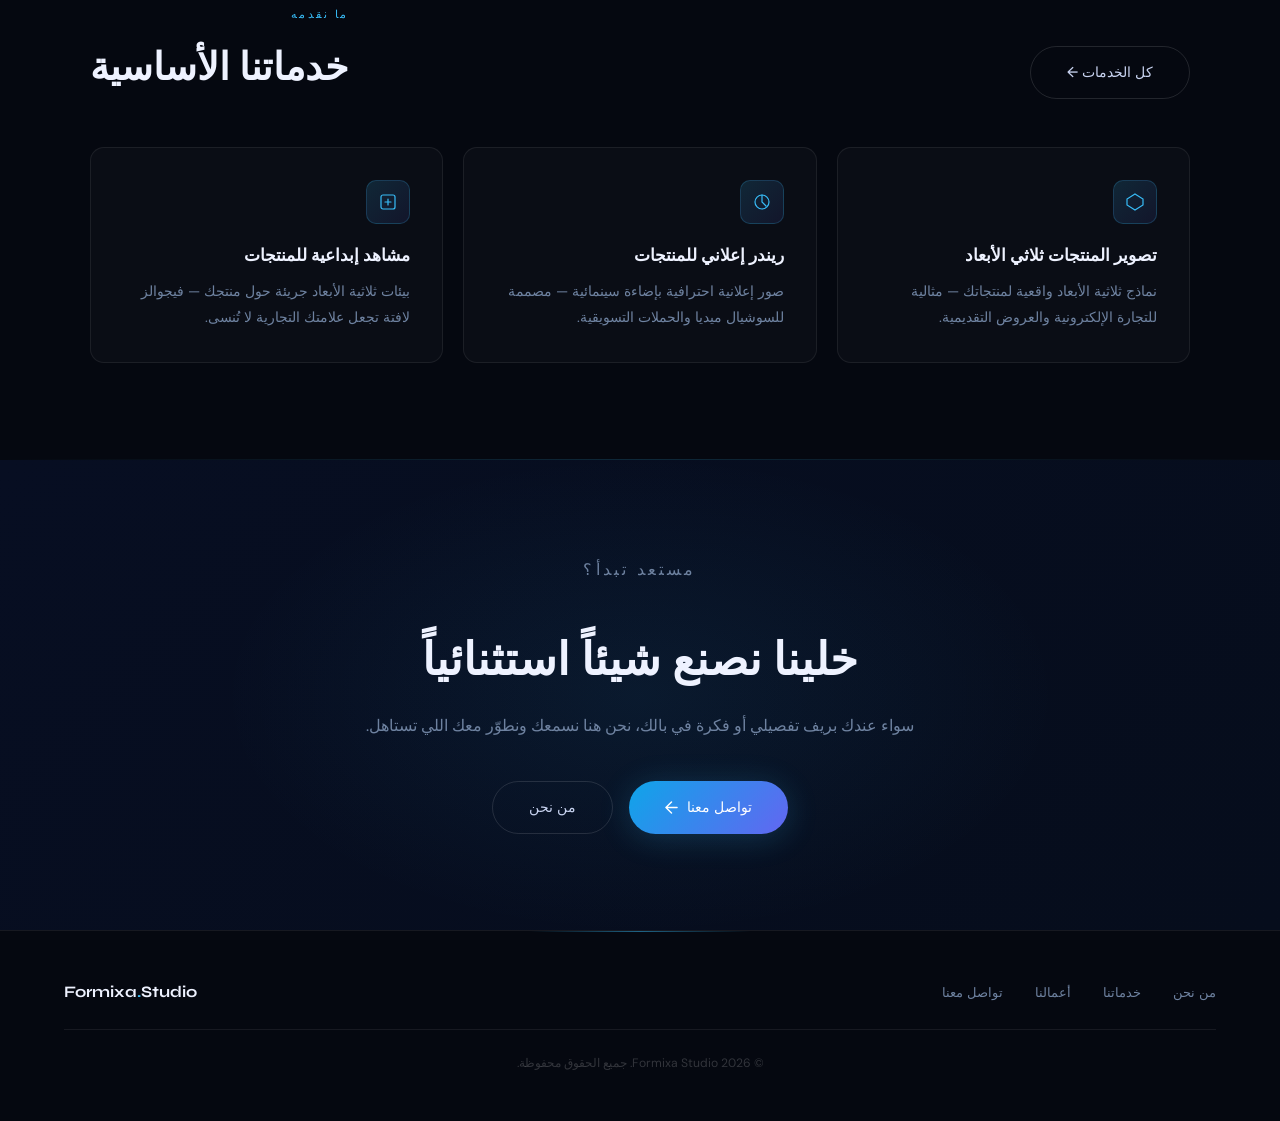
<file: index_ar.html>
<!DOCTYPE html>
<html lang="ar" dir="rtl">
<head>
<meta charset="UTF-8">
<meta name="viewport" content="width=device-width, initial-scale=1.0">
<title>فورميكسا ستوديو — تصميم ثلاثي الأبعاد احترافي</title>
<link rel="stylesheet" href="style.css">
<style>
/* ── HERO ── */
.hero {
  position: relative; min-height: 100vh;
  display: flex; align-items: center; justify-content: center; text-align: center;
  overflow: hidden;
}
.hero-bg {
  position: absolute; inset: 0;
  background:
    radial-gradient(ellipse 900px 700px at 50% 45%, #0a2a4a 0%, transparent 62%),
    radial-gradient(ellipse 600px 500px at 12% 70%, #060e28 0%, transparent 55%),
    radial-gradient(ellipse 700px 600px at 88% 22%, #0c0f28 0%, transparent 55%),
    linear-gradient(155deg, #07090f 0%, #080c18 35%, #050d1a 70%, #07090f 100%);
}
.hero-geo { position: absolute; inset: 0; pointer-events: none; }
.hero-geo svg { width: 100%; height: 100%; }
.blob { position: absolute; border-radius: 50%; pointer-events: none; }
.blob-1 { width: 560px; height: 560px; top: -140px; left: -140px; background: radial-gradient(circle, rgba(56,189,248,0.12) 0%, transparent 70%); animation: pulse 10s ease-in-out infinite alternate; }
.blob-2 { width: 460px; height: 460px; bottom: -110px; right: -110px; background: radial-gradient(circle, rgba(99,102,241,0.12) 0%, transparent 70%); animation: pulse 13s ease-in-out infinite alternate-reverse; }
.blob-3 { width: 280px; height: 280px; top: 38%; right: 10%; background: radial-gradient(circle, rgba(14,165,233,0.1) 0%, transparent 70%); animation: pulse 8s ease-in-out infinite alternate; }
@keyframes pulse { 0% { transform: scale(1) translate(0,0); } 100% { transform: scale(1.1) translate(16px,10px); } }
.hero-content { position: relative; z-index: 2; max-width: 800px; padding: 0 2rem; direction: rtl; }
.hero-eyebrow { display: inline-flex; align-items: center; gap: 10px; font-size: 0.8rem; font-weight: 500; letter-spacing: 0.1em; color: var(--c-accent); margin-bottom: 1.4rem; animation: fadeUp 0.9s ease both; }
.hero-eyebrow::before,.hero-eyebrow::after { content:''; display:block; width:26px; height:1px; background:var(--c-accent); opacity:0.5; }
.hero h1 { font-family: var(--ff-display); font-size: clamp(2.6rem,6vw,4.6rem); font-weight: 800; line-height: 1.1; letter-spacing: -0.01em; color: #fff; margin-bottom: 1.5rem; animation: fadeUp 0.9s 0.12s ease both; }
.hero h1 .grad { background: linear-gradient(105deg, #38bdf8 0%, #818cf8 50%, #c4b5fd 100%); -webkit-background-clip: text; -webkit-text-fill-color: transparent; background-clip: text; }
.hero-sub { font-size: 1.05rem; font-weight: 300; color: var(--c-muted); max-width: 500px; margin: 0 auto 2.8rem; line-height: 1.9; animation: fadeUp 0.9s 0.22s ease both; }
.hero-btns { display: flex; gap: 1rem; justify-content: center; flex-wrap: wrap; animation: fadeUp 0.9s 0.32s ease both; }
.scroll-cue { position: absolute; bottom: 2rem; left: 50%; transform: translateX(-50%); display: flex; flex-direction: column; align-items: center; gap: 7px; font-size: 0.65rem; color: rgba(255,255,255,0.2); z-index: 2; }
.scroll-line { width:1px; height:36px; background: linear-gradient(to bottom, rgba(255,255,255,0.25), transparent); animation: blink 2s ease-in-out infinite; }
@keyframes blink { 0%,100%{opacity:1}50%{opacity:0.25} }

/* ── ABOUT STRIP ── */
.about-strip { padding: 6rem 4rem; background: linear-gradient(180deg, #050d1a 0%, #07090f 100%); }
.about-strip-inner { max-width: 1100px; margin: 0 auto; display: grid; grid-template-columns: 1fr 1.3fr; gap: 5rem; align-items: center; direction: rtl; }
.about-strip h2 { font-family: var(--ff-display); font-size: clamp(1.8rem,3.2vw,2.8rem); font-weight: 700; letter-spacing: -0.01em; line-height: 1.2; margin-bottom: 0.6rem; }
.about-strip h2 span { display: block; color: var(--c-muted); font-weight: 400; }
.about-strip p { font-size: 0.98rem; font-weight: 300; color: var(--c-muted); line-height: 1.9; margin-bottom: 1.5rem; }
.stats-grid { display: grid; grid-template-columns: 1fr 1fr; gap: 1rem; margin-top: 2rem; }
.stat { background: rgba(255,255,255,0.03); border: 1px solid var(--c-border); border-radius: 12px; padding: 1.2rem; }
.stat-num { font-family: var(--ff-display); font-size: 1.9rem; font-weight: 700; color: #fff; letter-spacing: -0.03em; line-height: 1; }
.stat-num em { font-style: normal; color: var(--c-accent); }
.stat-label { font-size: 0.78rem; color: var(--c-muted); margin-top: 4px; }

/* ── SERVICES PREVIEW ── */
.services-preview { padding: 6rem 4rem; background: var(--c-bg); }
.services-preview-inner { max-width: 1100px; margin: 0 auto; }
.section-head { margin-bottom: 3rem; display: flex; align-items: flex-end; justify-content: space-between; flex-wrap: wrap; gap: 1.5rem; direction: rtl; }
.section-head h2 { font-family: var(--ff-display); font-size: clamp(1.8rem,3vw,2.5rem); font-weight: 700; }
.services-grid { display: grid; grid-template-columns: repeat(3,1fr); gap: 1.25rem; }
.service-card { background: rgba(255,255,255,0.025); border: 1px solid var(--c-border); border-radius: var(--radius); padding: 2rem; cursor: pointer; transition: border-color 0.3s, transform 0.3s, background 0.3s; text-decoration: none; color: inherit; display: block; direction: rtl; }
.service-card:hover { border-color: var(--c-border-hover); transform: translateY(-4px); background: rgba(56,189,248,0.04); }
.service-icon { width: 44px; height: 44px; border-radius: 10px; margin-bottom: 1.2rem; background: linear-gradient(135deg, rgba(56,189,248,0.15), rgba(99,102,241,0.1)); border: 1px solid rgba(56,189,248,0.2); display: flex; align-items: center; justify-content: center; }
.service-card h3 { font-family: var(--ff-display); font-size: 1.05rem; font-weight: 600; margin-bottom: 0.6rem; }
.service-card p { font-size: 0.88rem; color: var(--c-muted); line-height: 1.8; }

/* ── CTA ── */
.cta-band { padding: 6rem 4rem; background: linear-gradient(135deg, #070e22 0%, #060d1c 100%); text-align: center; position: relative; overflow: hidden; }
.cta-band::before { content: ''; position: absolute; inset: 0; background: radial-gradient(ellipse 700px 400px at 50% 50%, rgba(56,189,248,0.07) 0%, transparent 60%); }
.cta-band-content { position: relative; z-index: 1; max-width: 600px; margin: 0 auto; direction: rtl; }
.cta-band h2 { font-family: var(--ff-display); font-size: clamp(1.8rem,3.5vw,2.8rem); font-weight: 700; margin-bottom: 1rem; }
.cta-band p { font-size: 1rem; color: var(--c-muted); margin-bottom: 2.5rem; line-height: 1.8; }
.cta-btns { display: flex; gap: 1rem; justify-content: center; flex-wrap: wrap; }

@media (max-width: 900px) {
  .about-strip { padding: 5rem 2rem; }
  .about-strip-inner { grid-template-columns: 1fr; gap: 3rem; }
  .services-preview { padding: 5rem 2rem; }
  .services-grid { grid-template-columns: 1fr 1fr; }
  .cta-band { padding: 5rem 2rem; }
  .section-head { flex-direction: column; align-items: flex-start; }
}
@media (max-width: 580px) {
  .services-grid { grid-template-columns: 1fr; }
}
</style>
</head>
<body>

<nav>
  <a href="index_ar.html" class="logo">Formixa<em>.</em>Studio</a>
    <ul class="nav-links" id="navLinks">
    <li><a href="index_ar.html" class="active">الرئيسية</a></li>
    <li><a href="about_ar.html">من نحن</a></li>
    <li><a href="services_ar.html">خدماتنا</a></li>
    <li><a href="portfolio_ar.html">أعمالنا</a></li>
    <li><a href="contact_ar.html" class="nav-cta">تواصل معنا</a></li>
    <li class="lang-switch-mobile" style="display:none;"><a href="index.html" class="lang-btn">EN</a><a href="#" class="lang-btn active">عربي</a></li>  </ul>
    <div class="lang-switch">
    <a href="index.html" class="lang-btn">EN</a>
    <a href="#" class="lang-btn active">عربي</a>
  </div>
  <button class="hamburger" id="hamburger" aria-label="Menu">
    <span></span><span></span><span></span>
  </button>
</nav>

<!-- HERO -->
<section class="hero">
  <div class="hero-bg"></div>
  <div class="hero-geo">
    <svg viewBox="0 0 1400 900" preserveAspectRatio="xMidYMid slice" fill="none">
      <line x1="0" y1="450" x2="1400" y2="450" stroke="rgba(56,189,248,0.1)" stroke-width="0.5"/>
      <line x1="700" y1="0" x2="700" y2="900" stroke="rgba(56,189,248,0.08)" stroke-width="0.5"/>
      <polygon points="700,80 1030,270 1030,680 700,870 370,680 370,270" stroke="rgba(56,189,248,0.09)" stroke-width="0.5"/>
      <polygon points="700,190 930,315 930,580 700,700 470,580 470,315" stroke="rgba(99,102,241,0.07)" stroke-width="0.5"/>
    </svg>
  </div>
  <div class="blob blob-1"></div>
  <div class="blob blob-2"></div>
  <div class="blob blob-3"></div>

  <div class="hero-content">
    <div class="hero-eyebrow">ستوديو تصميم ثلاثي الأبعاد</div>
    <h1>تصاميم ثلاثية الأبعاد<br><span class="grad">بدقة احترافية</span></h1>
    <p class="hero-sub">نحول أفكارك إلى تصاميم ثلاثية الأبعاد مذهلة — كل سطح مُصوَّر بعناية، وكل تفصيلة توضع بنية وهدف.</p>
    <div class="hero-btns">
      <a href="services_ar.html" class="btn-primary">
        اكتشف خدماتنا
        <svg width="13" height="13" viewBox="0 0 14 14" fill="none"><path d="M13 7H1M7 13l-6-6 6-6" stroke="white" stroke-width="1.5" stroke-linecap="round" stroke-linejoin="round"/></svg>
      </a>
      <a href="about_ar.html" class="btn-outline">من نحن</a>
    </div>
  </div>
  <div class="scroll-cue"><div class="scroll-line"></div>انزل</div>
</section>

<div class="divider"></div>

<!-- ABOUT STRIP -->
<section class="about-strip">
  <div class="about-strip-inner">
    <div>
      <p class="section-label">فلسفتنا</p>
      <h2>التزام بالدقة <span>في التصميم ثلاثي الأبعاد</span></h2>
    </div>
    <div>
      <p>فورميكسا ستوديو مشروع تصميم جديد انطلق عام 2026، مبني على شغف حقيقي بالتصميم ثلاثي الأبعاد. بدأت كفكرة وتحولت إلى استوديو متخصص يسعى لتقديم أعمال مميزة.</p>
      <p>نؤمن أن الدقة ليست قيداً بل أداة للحرية الإبداعية. كل مشروع يبدأ بالاستماع، ويمر بالبحث، وينتهي بتصميم يتجاوز توقعات العميل.</p>
      <div class="stats-grid" data-stagger="0.12">
        <div class="stat"><div class="stat-num">0.01<em>mm</em></div><div class="stat-label">دقة التصميم</div></div>
        <div class="stat"><div class="stat-num">100<em>%</em></div><div class="stat-label">شغف وتفاني</div></div>
        <div class="stat"><div class="stat-num">2026</div><div class="stat-label">سنة الانطلاق</div></div>
        <div class="stat"><div class="stat-num">∞</div><div class="stat-label">أفكار للاستكشاف</div></div>
      </div>
    </div>
  </div>
</section>

<div class="divider"></div>

<!-- SERVICES PREVIEW -->
<section class="services-preview">
  <div class="services-preview-inner">
    <div class="section-head">
      <div>
        <p class="section-label">ما نقدمه</p>
        <h2>خدماتنا الأساسية</h2>
      </div>
      <a href="services_ar.html" class="btn-outline" style="white-space:nowrap;">كل الخدمات ←</a>
    </div>
    <div class="services-grid" data-stagger="0.12">
      <a href="services_ar.html" class="service-card">
        <div class="service-icon">
          <svg width="20" height="20" viewBox="0 0 20 20" fill="none"><path d="M10 2L18 7V13L10 18L2 13V7L10 2Z" stroke="#38bdf8" stroke-width="1.2"/></svg>
        </div>
        <h3>تصوير المنتجات ثلاثي الأبعاد</h3>
        <p>نماذج ثلاثية الأبعاد واقعية لمنتجاتك — مثالية للتجارة الإلكترونية والعروض التقديمية.</p>
      </a>
      <a href="services_ar.html" class="service-card">
        <div class="service-icon">
          <svg width="20" height="20" viewBox="0 0 20 20" fill="none"><circle cx="10" cy="10" r="7" stroke="#38bdf8" stroke-width="1.2"/><path d="M10 3v7l4 4" stroke="#38bdf8" stroke-width="1.2" stroke-linecap="round"/></svg>
        </div>
        <h3>ريندر إعلاني للمنتجات</h3>
        <p>صور إعلانية احترافية بإضاءة سينمائية — مصممة للسوشيال ميديا والحملات التسويقية.</p>
      </a>
      <a href="services_ar.html" class="service-card">
        <div class="service-icon">
          <svg width="20" height="20" viewBox="0 0 20 20" fill="none"><rect x="3" y="3" width="14" height="14" rx="2" stroke="#38bdf8" stroke-width="1.2"/><path d="M7 10h6M10 7v6" stroke="#38bdf8" stroke-width="1.2" stroke-linecap="round"/></svg>
        </div>
        <h3>مشاهد إبداعية للمنتجات</h3>
        <p>بيئات ثلاثية الأبعاد جريئة حول منتجك — فيجوالز لافتة تجعل علامتك التجارية لا تُنسى.</p>
      </a>
    </div>
  </div>
</section>

<div class="divider"></div>

<!-- CTA -->
<section class="cta-band">
  <div class="cta-band-content reveal">
    <p class="section-label">مستعد تبدأ؟</p>
    <h2>خلينا نصنع شيئاً استثنائياً</h2>
    <p>سواء عندك بريف تفصيلي أو فكرة في بالك، نحن هنا نسمعك ونطوّر معك اللي تستاهل.</p>
    <div class="cta-btns">
      <a href="contact_ar.html" class="btn-primary">تواصل معنا
        <svg width="13" height="13" viewBox="0 0 14 14" fill="none"><path d="M13 7H1M7 13l-6-6 6-6" stroke="white" stroke-width="1.5" stroke-linecap="round" stroke-linejoin="round"/></svg>
      </a>
      <a href="about_ar.html" class="btn-outline">من نحن</a>
    </div>
  </div>
</section>

<footer>
  <div class="footer-logo">Formixa<em>.</em>Studio</div>
  <ul class="footer-links">
    <li><a href="about_ar.html">من نحن</a></li>
    <li><a href="services_ar.html">خدماتنا</a></li>
    <li><a href="portfolio_ar.html">أعمالنا</a></li>
    <li><a href="contact_ar.html">تواصل معنا</a></li>
  </ul>
  <p class="footer-copy">&copy; 2026 Formixa Studio. جميع الحقوق محفوظة.</p>
</footer>
<script src="animations.js"></script>
</body>
</html>
</file>
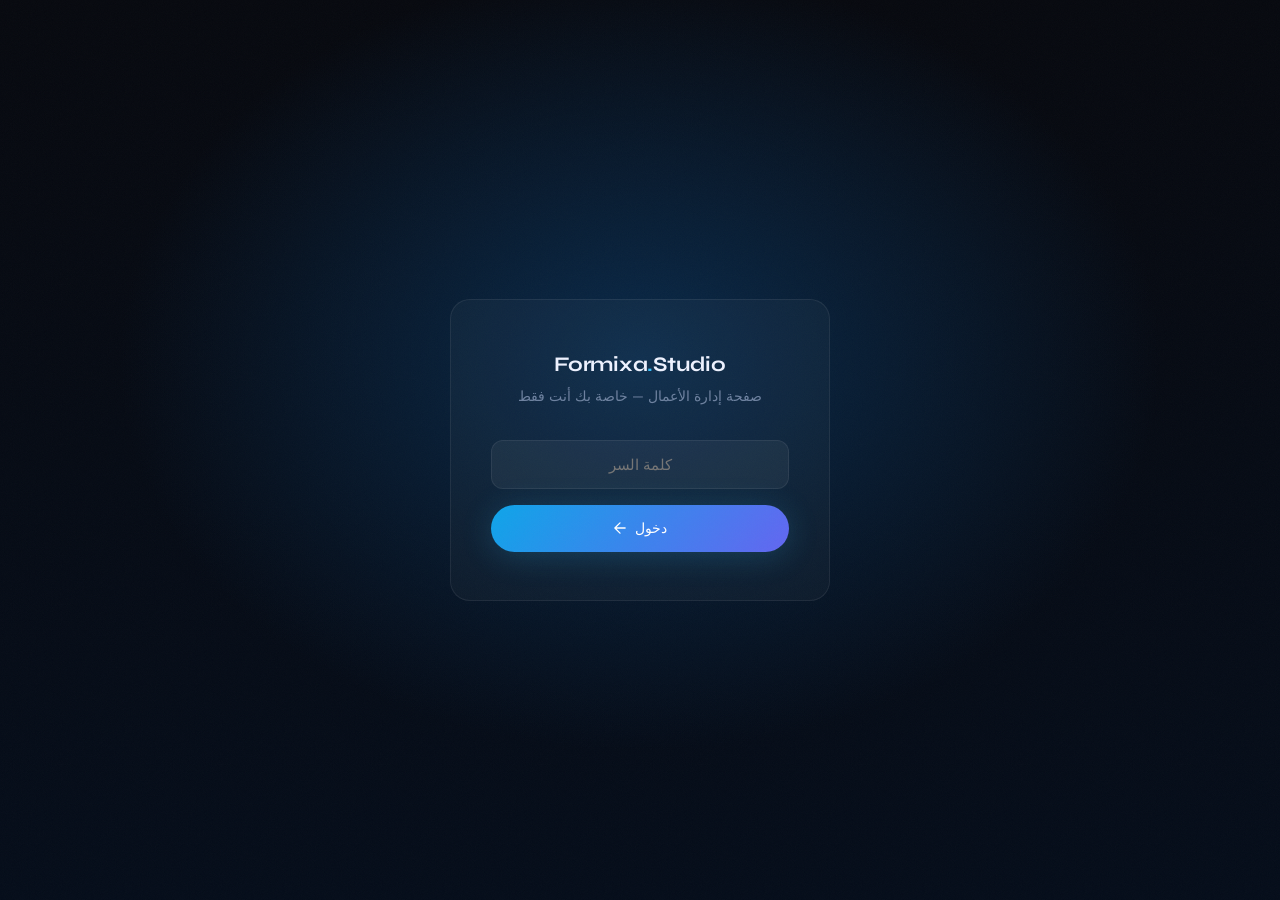
<file: portfolio-admin (1).html>
<!DOCTYPE html>
<html lang="ar" dir="rtl">
<head>
<meta charset="UTF-8">
<meta name="viewport" content="width=device-width, initial-scale=1.0">
<title>إدارة الأعمال — Formixa Studio</title>
<link rel="stylesheet" href="style.css">
<style>
body { min-height: 100vh; }
.login-screen { min-height: 100vh; display: flex; align-items: center; justify-content: center; background: radial-gradient(ellipse 800px 600px at 50% 40%, #0a2a4a 0%, transparent 65%), linear-gradient(180deg, #07090f 0%, #050d1a 100%); }
.login-box { width: 100%; max-width: 380px; padding: 3rem 2.5rem; border: 1px solid var(--c-border); border-radius: 20px; background: rgba(255,255,255,0.03); text-align: center; }
.login-box .logo { font-family: var(--ff-display); font-size: 1.3rem; font-weight: 700; margin-bottom: 0.3rem; }
.login-box .logo em { font-style: normal; color: var(--c-accent); }
.login-box p { color: var(--c-muted); font-size: 0.85rem; margin-bottom: 2rem; }
.login-box input[type="password"] { width: 100%; padding: 0.85rem 1.1rem; margin-bottom: 1rem; background: rgba(255,255,255,0.05); border: 1px solid var(--c-border); border-radius: 12px; color: var(--c-text); font-size: 0.95rem; font-family: var(--ff-body); outline: none; text-align: center; transition: border-color 0.2s; }
.login-box input[type="password"]:focus { border-color: var(--c-accent); }
.login-box .btn-primary { width: 100%; justify-content: center; padding: 0.9rem; }
.login-error { color: #f87171; font-size: 0.8rem; margin-top: 0.8rem; display: none; }
.admin-panel { display: none; }
.admin-nav { position: fixed; top: 0; left: 0; right: 0; z-index: 200; display: flex; align-items: center; justify-content: space-between; padding: 1rem 2rem; background: rgba(7,9,15,0.95); border-bottom: 1px solid var(--c-border); }
.admin-nav .logo { font-family: var(--ff-display); font-size: 1rem; font-weight: 700; }
.admin-nav .logo em { font-style: normal; color: var(--c-accent); }
.admin-badge { font-size: 0.7rem; font-weight: 600; letter-spacing: 0.12em; text-transform: uppercase; color: var(--c-accent); background: rgba(56,189,248,0.1); border: 1px solid rgba(56,189,248,0.25); padding: 3px 12px; border-radius: 100px; }
.logout-btn { font-size: 0.78rem; color: var(--c-muted); background: none; border: none; cursor: pointer; font-family: var(--ff-body); transition: color 0.2s; }
.logout-btn:hover { color: var(--c-text); }
.admin-main { padding: 6rem 2rem 4rem; max-width: 1100px; margin: 0 auto; }
.admin-header { margin-bottom: 2rem; }
.admin-header h1 { font-family: var(--ff-display); font-size: 1.8rem; font-weight: 700; margin-bottom: 0.4rem; }
.admin-header p { color: var(--c-muted); font-size: 0.88rem; line-height: 1.7; }
.how-to-box { background: rgba(56,189,248,0.05); border: 1px solid rgba(56,189,248,0.2); border-radius: 14px; padding: 1.5rem 1.8rem; margin-bottom: 2rem; }
.how-to-box h3 { font-family: var(--ff-display); font-size: 0.95rem; font-weight: 600; color: var(--c-accent); margin-bottom: 0.8rem; }
.how-to-box ol { padding-right: 1.2rem; display: flex; flex-direction: column; gap: 0.5rem; }
.how-to-box li { font-size: 0.84rem; color: var(--c-muted); line-height: 1.7; }
.how-to-box li strong { color: var(--c-text); }
.code-chip { display: inline-block; background: rgba(255,255,255,0.07); border: 1px solid var(--c-border); border-radius: 5px; padding: 1px 8px; font-family: monospace; font-size: 0.78rem; color: var(--c-accent); direction: ltr; }
.add-form { background: rgba(255,255,255,0.025); border: 1px solid var(--c-border); border-radius: 16px; padding: 2rem; margin-bottom: 2.5rem; }
.add-form h2 { font-family: var(--ff-display); font-size: 1.1rem; font-weight: 600; margin-bottom: 1.5rem; color: var(--c-accent); }
.form-grid { display: grid; grid-template-columns: 1fr 1fr; gap: 1rem; margin-bottom: 1rem; }
.field { display: flex; flex-direction: column; gap: 0.4rem; }
.field label { font-size: 0.73rem; text-transform: uppercase; letter-spacing: 0.1em; color: var(--c-muted); }
.field input, .field select { background: rgba(255,255,255,0.04); border: 1px solid var(--c-border); border-radius: 10px; color: var(--c-text); font-family: var(--ff-body); font-size: 0.88rem; padding: 0.7rem 0.9rem; outline: none; transition: border-color 0.2s; width: 100%; direction: rtl; }
.field input:focus, .field select:focus { border-color: var(--c-accent); }
.field select option { background: #07090f; }
.field .hint { font-size: 0.7rem; color: var(--c-muted); margin-top: 0.25rem; }
.field .hint span { color: var(--c-accent); font-family: monospace; }
.media-tabs { display: flex; border: 1px solid var(--c-border); border-radius: 10px; overflow: hidden; margin-bottom: 0.7rem; }
.media-tab { flex: 1; padding: 0.55rem; text-align: center; cursor: pointer; font-size: 0.78rem; font-weight: 500; color: var(--c-muted); background: transparent; border: none; font-family: var(--ff-body); transition: all 0.2s; border-left: 1px solid var(--c-border); }
.media-tab:last-child { border-left: none; }
.media-tab.active { background: linear-gradient(130deg, rgba(14,165,233,0.18), rgba(99,102,241,0.18)); color: var(--c-accent); }
.url-input { background: rgba(255,255,255,0.04); border: 1px solid var(--c-border); border-radius: 10px; color: var(--c-text); font-family: var(--ff-body); font-size: 0.88rem; padding: 0.7rem 0.9rem; outline: none; width: 100%; direction: ltr; transition: border-color 0.2s; }
.url-input:focus { border-color: var(--c-accent); }
.media-preview { margin-top: 0.7rem; width: 100%; height: 150px; border-radius: 8px; overflow: hidden; background: #0c0f1a; display: none; border: 1px solid var(--c-border); position: relative; }
.media-preview img, .media-preview video { width: 100%; height: 100%; object-fit: cover; display: block; }
.media-preview .clear-btn { position: absolute; top: 6px; left: 6px; background: rgba(0,0,0,0.75); border: none; color: #fff; width: 26px; height: 26px; border-radius: 50%; cursor: pointer; font-size: 0.85rem; display: flex; align-items: center; justify-content: center; }
.preview-error { display: none; align-items: center; justify-content: center; height: 100%; color: var(--c-muted); font-size: 0.8rem; flex-direction: column; gap: 0.4rem; }
.add-btn { display: inline-flex; align-items: center; gap: 8px; padding: 0.75rem 2rem; background: linear-gradient(130deg,#0ea5e9,#6366f1); color: #fff; font-family: var(--ff-body); font-size: 0.88rem; font-weight: 500; border: none; border-radius: 100px; cursor: pointer; transition: transform 0.2s, box-shadow 0.2s; box-shadow: 0 2px 20px rgba(56,189,248,0.25); }
.add-btn:hover { transform: translateY(-2px); box-shadow: 0 4px 28px rgba(56,189,248,0.4); }
.works-list-section h2 { font-family: var(--ff-display); font-size: 1.1rem; font-weight: 600; margin-bottom: 1.2rem; color: var(--c-accent); }
.empty-state { text-align: center; padding: 3rem; color: var(--c-muted); border: 1px dashed var(--c-border); border-radius: 12px; font-size: 0.88rem; }
.works-admin-grid { display: grid; grid-template-columns: repeat(3,1fr); gap: 1rem; }
.work-admin-card { border: 1px solid var(--c-border); border-radius: 12px; overflow: hidden; background: rgba(255,255,255,0.02); transition: border-color 0.2s; }
.work-admin-card:hover { border-color: var(--c-border-hover); }
.work-admin-thumb { width: 100%; height: 160px; object-fit: cover; display: block; }
.thumb-placeholder { width: 100%; height: 160px; display: flex; align-items: center; justify-content: center; background: #0c0f1a; color: var(--c-muted); font-size: 0.75rem; flex-direction: column; gap: 0.5rem; }
.work-admin-info { padding: 0.9rem; }
.work-admin-info h3 { font-family: var(--ff-display); font-size: 0.9rem; font-weight: 600; margin-bottom: 0.2rem; }
.work-admin-info .tag { font-size: 0.65rem; color: var(--c-accent); text-transform: uppercase; letter-spacing: 0.1em; display: block; }
.work-admin-info .path-chip { font-size: 0.65rem; color: var(--c-muted); font-family: monospace; direction: ltr; display: block; margin-top: 3px; overflow: hidden; text-overflow: ellipsis; white-space: nowrap; max-width: 100%; }
.work-admin-actions { display: flex; gap: 0.5rem; padding: 0 0.9rem 0.9rem; }
.del-btn { flex: 1; padding: 0.5rem; background: rgba(248,113,113,0.1); border: 1px solid rgba(248,113,113,0.25); color: #f87171; border-radius: 8px; cursor: pointer; font-size: 0.75rem; font-family: var(--ff-body); transition: background 0.2s; }
.del-btn:hover { background: rgba(248,113,113,0.2); }
.move-btn { padding: 0.5rem 0.8rem; background: rgba(255,255,255,0.04); border: 1px solid var(--c-border); color: var(--c-muted); border-radius: 8px; cursor: pointer; font-size: 0.8rem; font-family: var(--ff-body); transition: background 0.2s; }
.move-btn:hover { background: rgba(255,255,255,0.08); color: var(--c-text); }
.view-links { display: flex; gap: 1rem; margin-top: 2.5rem; flex-wrap: wrap; }
.view-link { display: inline-flex; align-items: center; gap: 6px; padding: 0.6rem 1.4rem; border: 1px solid var(--c-border); border-radius: 100px; color: var(--c-muted); font-size: 0.82rem; text-decoration: none; transition: border-color 0.2s, color 0.2s; }
.view-link:hover { border-color: var(--c-accent); color: var(--c-text); }
@media (max-width: 700px) { .form-grid { grid-template-columns: 1fr; } .works-admin-grid { grid-template-columns: 1fr 1fr; } .admin-main { padding: 5rem 1.2rem 3rem; } }
@media (max-width: 480px) { .works-admin-grid { grid-template-columns: 1fr; } }
</style>
</head>
<body>

<div class="login-screen" id="loginScreen">
  <div class="login-box">
    <div class="logo">Formixa<em>.</em>Studio</div>
    <p>صفحة إدارة الأعمال — خاصة بك أنت فقط</p>
    <input type="password" id="pwInput" placeholder="كلمة السر" onkeydown="if(event.key==='Enter') tryLogin()">
    <button class="btn-primary" onclick="tryLogin()">دخول <svg width="12" height="12" viewBox="0 0 14 14" fill="none"><path d="M13 7H1M7 13l-6-6 6-6" stroke="white" stroke-width="1.5" stroke-linecap="round" stroke-linejoin="round"/></svg></button>
    <p class="login-error" id="loginError">كلمة السر غلط، حاول تاني</p>
  </div>
</div>

<div class="admin-panel" id="adminPanel">
  <div class="admin-nav">
    <div class="logo">Formixa<em>.</em>Studio</div>
    <span class="admin-badge">لوحة التحكم</span>
    <button class="logout-btn" onclick="logout()">خروج ↩</button>
  </div>

  <div class="admin-main">
    <div class="admin-header">
      <h1>إدارة الأعمال</h1>
      <p>أضف صورك عن طريق مسار الملف من GitHub، رابط خارجي، أو رابط يوتيوب.</p>
    </div>

    <div class="how-to-box">
      <h3>📁 إزاي أضيف صورة من جهازي؟</h3>
      <ol>
        <li><strong>ارفع الصورة على GitHub</strong> — حطها في فولدر اسمه <span class="code-chip">images</span> جوه المشروع</li>
        <li><strong>اكتب مسارها هنا:</strong> <span class="code-chip">images/اسم-الصورة.jpg</span></li>
        <li>الصورة هتظهر في الموقع فوراً بدون أي حد للمساحة ✅</li>
      </ol>
    </div>

    <div class="add-form">
      <h2>＋ إضافة عمل جديد</h2>
      <div class="form-grid">
        <div class="field">
          <label>عنوان العمل</label>
          <input type="text" id="workTitle" placeholder="مثال: ريندر منتج عطر">
        </div>
        <div class="field">
          <label>التصنيف</label>
          <select id="workCategory">
            <option value="visualization">تصوير ثلاثي الأبعاد</option>
            <option value="advertising">ريندر إعلاني</option>
            <option value="scene">مشهد إبداعي</option>
            <option value="video">فيديو / موشن</option>
          </select>
        </div>
      </div>

      <div class="field" style="margin-bottom:1rem;">
        <label>مصدر الصورة / الفيديو</label>
        <div class="media-tabs">
          <button class="media-tab active" onclick="switchTab('path')"    id="tabPath">📁 مسار GitHub</button>
          <button class="media-tab"        onclick="switchTab('url')"     id="tabUrl">🔗 رابط URL</button>
          <button class="media-tab"        onclick="switchTab('youtube')" id="tabYoutube">▶ يوتيوب</button>
        </div>

        <div id="panelPath">
          <input class="url-input" type="text" id="imgPath" placeholder="images/product1.jpg" oninput="previewSrc()">
          <p class="hint" style="font-size:0.7rem;color:var(--c-muted);margin-top:0.3rem;">ارفع الصورة في فولدر <span style="color:var(--c-accent);font-family:monospace;">images/</span> على GitHub ثم اكتب اسمها هنا</p>
        </div>
        <div id="panelUrl" style="display:none;">
          <input class="url-input" type="url" id="mediaUrl" placeholder="https://example.com/image.jpg" oninput="previewSrc()">
        </div>
        <div id="panelYoutube" style="display:none;">
          <input class="url-input" type="url" id="youtubeUrl" placeholder="https://www.youtube.com/watch?v=...">
          <p class="hint" style="font-size:0.7rem;color:var(--c-muted);margin-top:0.3rem;">الصورة المصغرة هتتجلب من يوتيوب تلقائياً</p>
        </div>

        <div class="media-preview" id="mediaPreview">
          <button class="clear-btn" onclick="clearPreview()">✕</button>
          <img id="previewImg" style="display:none;" onerror="this.style.display='none';document.getElementById('previewError').style.display='flex'">
          <video id="previewVid" style="display:none;" muted autoplay loop playsinline></video>
          <div class="preview-error" id="previewError">
            <svg width="22" height="22" viewBox="0 0 24 24" fill="none" stroke="currentColor" stroke-width="1.2" opacity="0.4"><circle cx="12" cy="12" r="10"/><line x1="12" y1="8" x2="12" y2="12"/><line x1="12" y1="16" x2="12.01" y2="16"/></svg>
            تأكد من المسار أو الرابط
          </div>
        </div>
      </div>

      <div class="form-grid">
        <div class="field">
          <label>الحجم في الـ Grid</label>
          <select id="workSize">
            <option value="">عادي</option>
            <option value="tall">طويل (tall)</option>
            <option value="wide">عريض (wide)</option>
          </select>
        </div>
        <div class="field">
          <label>وصف قصير (اختياري)</label>
          <input type="text" id="workDesc" placeholder="وصف مختصر...">
        </div>
      </div>

      <button class="add-btn" onclick="addWork()">
        <svg width="14" height="14" viewBox="0 0 14 14" fill="none"><path d="M7 1v12M1 7h12" stroke="white" stroke-width="1.8" stroke-linecap="round"/></svg>
        إضافة للأعمال
      </button>
    </div>

    <div class="works-list-section">
      <h2>أعمالك الحالية (<span id="worksCount">0</span>)</h2>
      <div id="worksAdminGrid" class="works-admin-grid"></div>
      <div id="emptyState" class="empty-state">لسه مضفتش أي أعمال — ابدأ بإضافة أول عمل فوق ↑</div>
    </div>

    <div class="view-links">
      <a href="portfolio.html"    class="view-link" target="_blank">↗ Portfolio بالإنجليزي</a>
      <a href="portfolio_ar.html" class="view-link" target="_blank">↗ Portfolio بالعربي</a>
    </div>
  </div>
</div>

<script>
const ADMIN_PASSWORD = 'formixa2026';
const STORAGE_KEY = 'formixa_portfolio_works';
let activeTab = 'path';

function tryLogin() {
  if (document.getElementById('pwInput').value === ADMIN_PASSWORD) {
    document.getElementById('loginScreen').style.display = 'none';
    document.getElementById('adminPanel').style.display = 'block';
    sessionStorage.setItem('fx_admin','1');
    renderAdminGrid();
  } else {
    document.getElementById('loginError').style.display = 'block';
    document.getElementById('pwInput').value = '';
    document.getElementById('pwInput').focus();
  }
}
function logout() { sessionStorage.removeItem('fx_admin'); location.reload(); }
if (sessionStorage.getItem('fx_admin') === '1') {
  document.getElementById('loginScreen').style.display = 'none';
  document.getElementById('adminPanel').style.display = 'block';
  renderAdminGrid();
}

function switchTab(tab) {
  activeTab = tab;
  ['path','url','youtube'].forEach(t => {
    const c = t[0].toUpperCase() + t.slice(1);
    document.getElementById('panel'+c).style.display = t===tab ? 'block' : 'none';
    document.getElementById('tab'+c).classList.toggle('active', t===tab);
  });
  clearPreview();
}

function previewSrc() {
  const src = activeTab === 'path'
    ? document.getElementById('imgPath').value.trim()
    : document.getElementById('mediaUrl').value.trim();
  if (!src) { clearPreview(); return; }
  const isVid = /\.(mp4|webm|ogg)(\?|$)/i.test(src);
  const wrap = document.getElementById('mediaPreview');
  const img  = document.getElementById('previewImg');
  const vid  = document.getElementById('previewVid');
  const err  = document.getElementById('previewError');
  wrap.style.display = 'block';
  img.style.display = vid.style.display = 'none';
  err.style.display = 'none';
  if (isVid) { vid.src = src; vid.style.display = 'block'; }
  else       { img.src = src; img.style.display = 'block'; }
}

function clearPreview() {
  document.getElementById('mediaPreview').style.display = 'none';
  document.getElementById('previewImg').src = '';
  document.getElementById('previewVid').src = '';
  document.getElementById('previewError').style.display = 'none';
}

function getYoutubeId(url) {
  const m = url.match(/(?:v=|youtu\.be\/|embed\/)([a-zA-Z0-9_-]{11})/);
  return m ? m[1] : null;
}

function getWorks() { return JSON.parse(localStorage.getItem(STORAGE_KEY)||'[]'); }
function saveWorks(w) { localStorage.setItem(STORAGE_KEY, JSON.stringify(w)); }

function addWork() {
  const title    = document.getElementById('workTitle').value.trim();
  const category = document.getElementById('workCategory').value;
  const size     = document.getElementById('workSize').value;
  const desc     = document.getElementById('workDesc').value.trim();
  if (!title) { alert('اكتب عنوان العمل'); return; }

  let type, url, embedUrl;
  if (activeTab === 'path') {
    url = document.getElementById('imgPath').value.trim();
    if (!url) { alert('اكتب مسار الصورة'); return; }
    type = /\.(mp4|webm|ogg)$/i.test(url) ? 'video' : 'image';
  } else if (activeTab === 'url') {
    url = document.getElementById('mediaUrl').value.trim();
    if (!url) { alert('أدخل الرابط'); return; }
    type = /\.(mp4|webm|ogg)(\?|$)/i.test(url) ? 'video' : 'image';
  } else {
    const raw = document.getElementById('youtubeUrl').value.trim();
    const vid = getYoutubeId(raw);
    if (!vid) { alert('رابط يوتيوب غلط'); return; }
    type = 'youtube'; url = raw;
    embedUrl = 'https://www.youtube.com/embed/' + vid;
  }

  const works = getWorks();
  works.push({ id: Date.now(), title, category, type, url, embedUrl, desc, size });
  saveWorks(works);
  renderAdminGrid();

  document.getElementById('workTitle').value = '';
  document.getElementById('workDesc').value  = '';
  document.getElementById('workSize').value  = '';
  document.getElementById('imgPath').value   = '';
  if (document.getElementById('mediaUrl'))   document.getElementById('mediaUrl').value   = '';
  if (document.getElementById('youtubeUrl')) document.getElementById('youtubeUrl').value = '';
  clearPreview();
}

function deleteWork(id) {
  if (!confirm('تمسح العمل ده؟')) return;
  saveWorks(getWorks().filter(w => w.id !== id));
  renderAdminGrid();
}

function moveWork(id, dir) {
  const works = getWorks();
  const idx = works.findIndex(w => w.id === id);
  if (dir==='up' && idx===0) return;
  if (dir==='down' && idx===works.length-1) return;
  const s = dir==='up' ? idx-1 : idx+1;
  [works[idx],works[s]] = [works[s],works[idx]];
  saveWorks(works);
  renderAdminGrid();
}

function renderAdminGrid() {
  const works = getWorks();
  const grid  = document.getElementById('worksAdminGrid');
  const empty = document.getElementById('emptyState');
  document.getElementById('worksCount').textContent = works.length;
  if (!works.length) { grid.innerHTML=''; empty.style.display='block'; return; }
  empty.style.display = 'none';
  const cats = { visualization:'تصوير ثلاثي الأبعاد', advertising:'ريندر إعلاني', scene:'مشهد إبداعي', video:'فيديو / موشن' };
  grid.innerHTML = works.map(w => {
    let thumb = '';
    if (w.type==='image')
      thumb = `<img class="work-admin-thumb" src="${w.url}" onerror="this.outerHTML='<div class=thumb-placeholder><svg width=24 height=24 viewBox=\\'0 0 24 24\\' fill=none stroke=currentColor stroke-width=1.2 opacity=0.3><rect x=3 y=3 width=18 height=18 rx=2/></svg><span>تأكد من المسار</span></div>'">`;
    else if (w.type==='video')
      thumb = `<video class="work-admin-thumb" src="${w.url}" muted autoplay loop playsinline></video>`;
    else if (w.type==='youtube')
      thumb = `<iframe style="width:100%;height:160px;border:none;display:block" src="${w.embedUrl}" allowfullscreen></iframe>`;
    else
      thumb = `<div class="thumb-placeholder">لا يوجد معاينة</div>`;
    return `<div class="work-admin-card">
      ${thumb}
      <div class="work-admin-info">
        <h3>${w.title}</h3>
        <span class="tag">${cats[w.category]||w.category}${w.size?' · '+w.size:''}</span>
        <span class="path-chip">${w.url}</span>
      </div>
      <div class="work-admin-actions">
        <button class="move-btn" onclick="moveWork(${w.id},'up')">↑</button>
        <button class="move-btn" onclick="moveWork(${w.id},'down')">↓</button>
        <button class="del-btn"  onclick="deleteWork(${w.id})">حذف</button>
      </div>
    </div>`;
  }).join('');
}
</script>
</body>
</html>
</file>
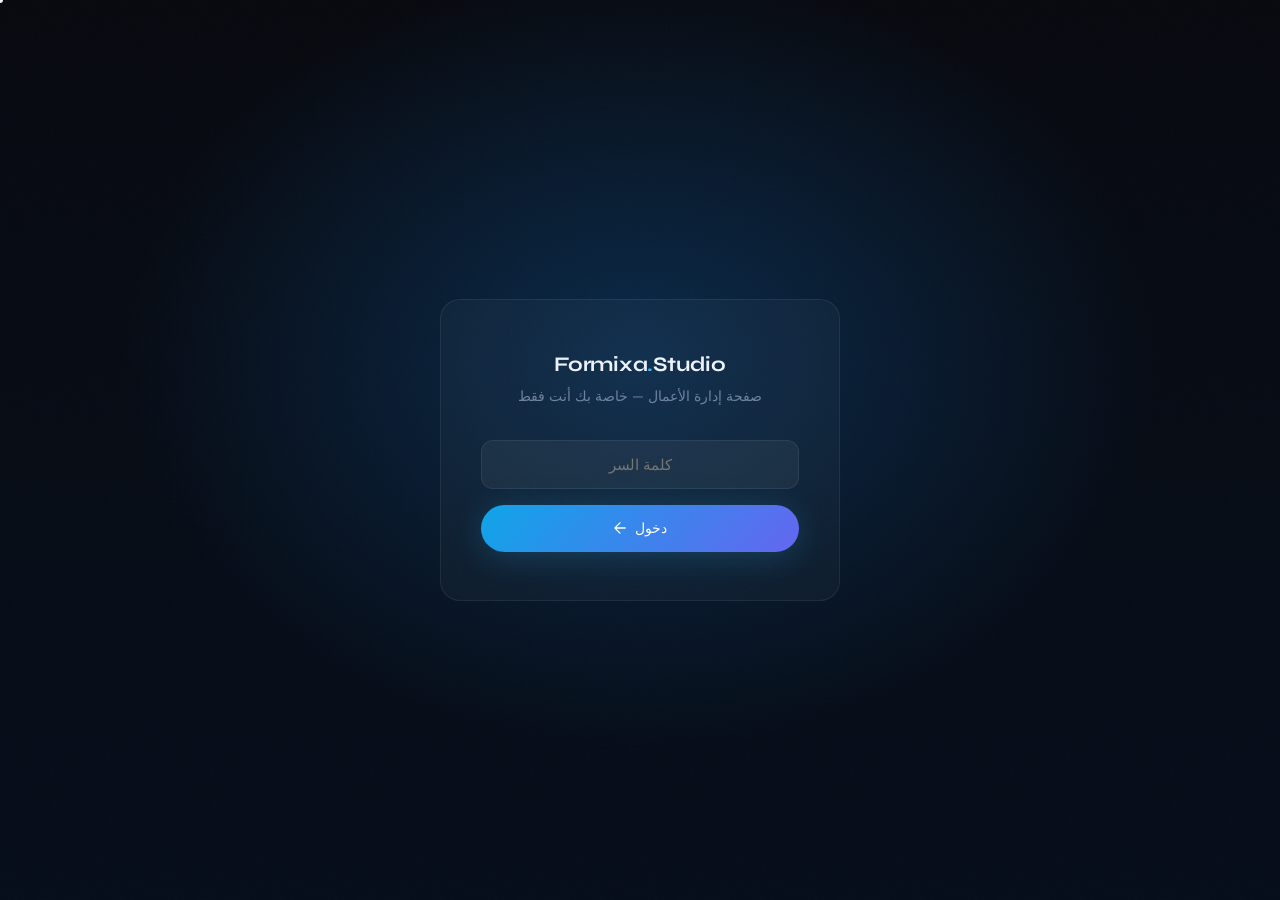
<file: portfolio-admin.html>
<!DOCTYPE html>
<html lang="ar" dir="rtl">
<head>
<meta charset="UTF-8">
<meta name="viewport" content="width=device-width, initial-scale=1.0">
<title>إدارة الأعمال — Formixa Studio</title>
<link rel="stylesheet" href="style.css">
<style>
body { min-height: 100vh; }

/* LOGIN */
.login-screen {
  min-height: 100vh; display: flex; align-items: center; justify-content: center;
  background: radial-gradient(ellipse 800px 600px at 50% 40%, #0a2a4a 0%, transparent 65%),
              linear-gradient(180deg, #07090f 0%, #050d1a 100%);
}
.login-box {
  width: 100%; max-width: 400px; padding: 3rem 2.5rem;
  border: 1px solid var(--c-border); border-radius: 20px;
  background: rgba(255,255,255,0.03); text-align: center;
}
.login-box .logo { font-family: var(--ff-display); font-size: 1.3rem; font-weight: 700; margin-bottom: 0.3rem; color: var(--c-text); }
.login-box .logo em { font-style: normal; color: var(--c-accent); }
.login-box p { color: var(--c-muted); font-size: 0.85rem; margin-bottom: 2rem; }
.login-box input[type="password"] {
  width: 100%; padding: 0.85rem 1.1rem; margin-bottom: 1rem;
  background: rgba(255,255,255,0.05); border: 1px solid var(--c-border);
  border-radius: 12px; color: var(--c-text); font-size: 0.95rem;
  font-family: var(--ff-body); outline: none; text-align: center;
  transition: border-color 0.2s;
}
.login-box input[type="password"]:focus { border-color: var(--c-accent); }
.login-box .btn-primary { width: 100%; justify-content: center; padding: 0.9rem; }
.login-error { color: #f87171; font-size: 0.8rem; margin-top: 0.8rem; display: none; }

/* ADMIN PANEL */
.admin-panel { display: none; }
.admin-nav {
  position: fixed; top: 0; left: 0; right: 0; z-index: 200;
  display: flex; align-items: center; justify-content: space-between;
  padding: 1rem 2rem;
  background: rgba(7,9,15,0.95); border-bottom: 1px solid var(--c-border);
  backdrop-filter: blur(20px);
}
.admin-nav .logo { font-family: var(--ff-display); font-size: 1rem; font-weight: 700; color: var(--c-text); }
.admin-nav .logo em { font-style: normal; color: var(--c-accent); }
.admin-badge {
  font-size: 0.7rem; font-weight: 600; letter-spacing: 0.12em; text-transform: uppercase;
  color: var(--c-accent); background: rgba(56,189,248,0.1);
  border: 1px solid rgba(56,189,248,0.25); padding: 3px 12px; border-radius: 100px;
}
.logout-btn { font-size: 0.78rem; color: var(--c-muted); background: none; border: none; cursor: pointer; font-family: var(--ff-body); transition: color 0.2s; }
.logout-btn:hover { color: var(--c-text); }

.admin-main { padding: 6rem 2rem 4rem; max-width: 1100px; margin: 0 auto; }
.admin-header { margin-bottom: 2rem; }
.admin-header h1 { font-family: var(--ff-display); font-size: 1.8rem; font-weight: 700; margin-bottom: 0.4rem; }
.admin-header p { color: var(--c-muted); font-size: 0.88rem; }

/* ══ HOW IT WORKS GUIDE ══ */
.how-it-works {
  background: rgba(56,189,248,0.05);
  border: 1px solid rgba(56,189,248,0.2);
  border-radius: 16px; padding: 1.75rem;
  margin-bottom: 2rem; direction: rtl;
}
.how-it-works h3 {
  font-family: var(--ff-display); font-size: 1rem; font-weight: 700;
  color: var(--c-accent); margin-bottom: 1.2rem;
  display: flex; align-items: center; gap: 8px;
}
.steps-grid { display: grid; grid-template-columns: repeat(3, 1fr); gap: 1rem; }
.step-box {
  background: rgba(255,255,255,0.03); border: 1px solid var(--c-border);
  border-radius: 12px; padding: 1.2rem;
}
.step-box .step-n { font-family: var(--ff-display); font-size: 1.8rem; font-weight: 800; color: rgba(56,189,248,0.2); line-height: 1; margin-bottom: 0.6rem; }
.step-box h4 { font-size: 0.88rem; font-weight: 600; margin-bottom: 0.4rem; color: var(--c-text); }
.step-box p { font-size: 0.78rem; color: var(--c-muted); line-height: 1.7; }
.step-box code { font-size: 0.72rem; color: var(--c-accent); background: rgba(56,189,248,0.1); padding: 1px 6px; border-radius: 4px; }

/* ══ GIST CONFIG ══ */
.gist-config {
  background: rgba(99,102,241,0.05);
  border: 1px solid rgba(99,102,241,0.2);
  border-radius: 16px; padding: 1.75rem;
  margin-bottom: 2rem; direction: rtl;
}
.gist-config h3 { font-family: var(--ff-display); font-size: 1rem; font-weight: 700; color: #818cf8; margin-bottom: 1rem; }
.config-row { display: grid; grid-template-columns: 1fr 1fr; gap: 1rem; margin-bottom: 1rem; }
.cfg-field { display: flex; flex-direction: column; gap: 0.4rem; }
.cfg-field label { font-size: 0.72rem; text-transform: uppercase; letter-spacing: 0.1em; color: var(--c-muted); }
.cfg-field input {
  background: rgba(255,255,255,0.04); border: 1px solid var(--c-border);
  border-radius: 10px; color: var(--c-text); font-family: var(--ff-body);
  font-size: 0.85rem; padding: 0.65rem 0.9rem; outline: none; direction: ltr;
  transition: border-color 0.2s;
}
.cfg-field input:focus { border-color: #818cf8; }
.cfg-field input::placeholder { color: rgba(126,143,170,0.4); }
.save-cfg-btn {
  display: inline-flex; align-items: center; gap: 7px;
  padding: 0.65rem 1.6rem; background: rgba(99,102,241,0.15);
  border: 1px solid rgba(99,102,241,0.35); color: #818cf8;
  border-radius: 100px; cursor: pointer; font-size: 0.82rem;
  font-family: var(--ff-body); font-weight: 500;
  transition: background 0.2s, border-color 0.2s;
}
.save-cfg-btn:hover { background: rgba(99,102,241,0.25); border-color: #818cf8; }
.cfg-status { font-size: 0.78rem; margin-top: 0.5rem; display: none; }
.cfg-status.ok  { color: #34d399; display: block; }
.cfg-status.err { color: #f87171; display: block; }

/* ══ ADD FORM ══ */
.add-form {
  background: rgba(255,255,255,0.025); border: 1px solid var(--c-border);
  border-radius: 16px; padding: 2rem; margin-bottom: 2.5rem;
}
.add-form h2 { font-family: var(--ff-display); font-size: 1.1rem; font-weight: 600; margin-bottom: 1.5rem; color: var(--c-accent); }
.form-grid { display: grid; grid-template-columns: 1fr 1fr; gap: 1rem; margin-bottom: 1rem; }
.field { display: flex; flex-direction: column; gap: 0.4rem; }
.field label { font-size: 0.73rem; text-transform: uppercase; letter-spacing: 0.1em; color: var(--c-muted); }
.field input[type="text"],
.field input[type="url"],
.field select,
.field textarea {
  background: rgba(255,255,255,0.04); border: 1px solid var(--c-border);
  border-radius: 10px; color: var(--c-text); font-family: var(--ff-body);
  font-size: 0.88rem; padding: 0.7rem 0.9rem; outline: none;
  transition: border-color 0.2s; width: 100%; direction: rtl;
}
.field input:focus, .field select:focus, .field textarea:focus { border-color: var(--c-accent); }
.field select option { background: #07090f; }
.field textarea { min-height: 80px; resize: vertical; }

/* URL input always LTR */
.field input[type="url"], #mediaUrl { direction: ltr; text-align: left; }

/* MEDIA INPUT */
.upload-tabs {
  display: flex; border: 1px solid var(--c-border); border-radius: 10px; overflow: hidden; margin-bottom: 0.6rem;
}
.upload-tab {
  flex: 1; padding: 0.55rem; text-align: center; cursor: pointer;
  font-size: 0.78rem; font-weight: 500; color: var(--c-muted);
  background: transparent; border: none; font-family: var(--ff-body);
  transition: all 0.2s; border-left: 1px solid var(--c-border);
}
.upload-tab:first-child { border-left: none; }
.upload-tab.active { background: linear-gradient(130deg, rgba(14,165,233,0.18), rgba(99,102,241,0.18)); color: var(--c-accent); }

/* GitHub URL panel */
.github-panel {
  border: 1.5px dashed rgba(56,189,248,0.3);
  border-radius: 10px; padding: 1.25rem;
  background: rgba(56,189,248,0.03);
}
.github-panel p { font-size: 0.8rem; color: var(--c-muted); margin-bottom: 0.75rem; line-height: 1.7; }
.github-panel .url-input {
  background: rgba(255,255,255,0.04); border: 1px solid var(--c-border);
  border-radius: 10px; color: var(--c-text); font-family: var(--ff-body);
  font-size: 0.85rem; padding: 0.7rem 0.9rem; outline: none; width: 100%;
  direction: ltr; transition: border-color 0.2s; margin-bottom: 0.5rem;
}
.github-panel .url-input:focus { border-color: var(--c-accent); }
.github-tip { font-size: 0.72rem; color: var(--c-accent); opacity: 0.8; }

/* YouTube panel */
.youtube-panel .url-input {
  background: rgba(255,255,255,0.04); border: 1px solid var(--c-border);
  border-radius: 10px; color: var(--c-text); font-family: var(--ff-body);
  font-size: 0.85rem; padding: 0.7rem 0.9rem; outline: none; width: 100%;
  direction: ltr; transition: border-color 0.2s; margin-top: 0.3rem;
}
.youtube-panel .url-input:focus { border-color: var(--c-accent); }

/* Preview */
.media-preview {
  margin-top: 0.8rem; width: 100%; height: 150px; border-radius: 10px;
  overflow: hidden; background: #0c0f1a; display: none;
  border: 1px solid var(--c-border); position: relative;
}
.media-preview img, .media-preview video, .media-preview iframe { width: 100%; height: 100%; object-fit: cover; display: block; border: none; }
.clear-preview {
  position: absolute; top: 8px; left: 8px;
  background: rgba(0,0,0,0.75); border: none; color: #fff;
  width: 26px; height: 26px; border-radius: 50%; cursor: pointer;
  font-size: 0.85rem; display: flex; align-items: center; justify-content: center;
}

.add-btn {
  display: inline-flex; align-items: center; gap: 8px;
  padding: 0.75rem 2rem; background: linear-gradient(130deg,#0ea5e9,#6366f1);
  color: #fff; font-family: var(--ff-body); font-size: 0.88rem; font-weight: 500;
  border: none; border-radius: 100px; cursor: pointer;
  transition: transform 0.2s, box-shadow 0.2s;
  box-shadow: 0 2px 20px rgba(56,189,248,0.25);
}
.add-btn:hover { transform: translateY(-2px); box-shadow: 0 4px 28px rgba(56,189,248,0.4); }
.add-btn:disabled { opacity: 0.5; cursor: not-allowed; transform: none; }

/* SYNC STATUS */
.sync-status {
  display: inline-flex; align-items: center; gap: 6px;
  font-size: 0.78rem; padding: 4px 12px; border-radius: 100px;
  margin-bottom: 1.5rem;
}
.sync-status.synced  { background: rgba(52,211,153,0.1); border: 1px solid rgba(52,211,153,0.3); color: #34d399; }
.sync-status.syncing { background: rgba(56,189,248,0.1); border: 1px solid rgba(56,189,248,0.3); color: var(--c-accent); }
.sync-status.offline { background: rgba(248,113,113,0.1); border: 1px solid rgba(248,113,113,0.3); color: #f87171; }
.sync-status.noconfig { background: rgba(255,255,255,0.05); border: 1px solid var(--c-border); color: var(--c-muted); }
.sync-dot { width: 7px; height: 7px; border-radius: 50%; background: currentColor; flex-shrink: 0; }
.sync-status.syncing .sync-dot { animation: pulse-dot 1s ease-in-out infinite; }
@keyframes pulse-dot { 0%,100%{opacity:1} 50%{opacity:0.3} }

/* WORKS LIST */
.works-list-section h2 { font-family: var(--ff-display); font-size: 1.1rem; font-weight: 600; margin-bottom: 1.2rem; color: var(--c-accent); }
.empty-state { text-align: center; padding: 3rem; color: var(--c-muted); border: 1px dashed var(--c-border); border-radius: 12px; font-size: 0.88rem; }
.works-admin-grid { display: grid; grid-template-columns: repeat(3,1fr); gap: 1rem; }
.work-admin-card { border: 1px solid var(--c-border); border-radius: 12px; overflow: hidden; background: rgba(255,255,255,0.02); transition: border-color 0.2s; position: relative; }
.work-admin-card:hover { border-color: var(--c-border-hover); }
.work-admin-thumb { width: 100%; height: 160px; object-fit: cover; background: #0c0f1a; display: block; }
.work-admin-thumb-video { width: 100%; height: 160px; object-fit: cover; display: block; }
.work-admin-thumb-iframe { width: 100%; height: 160px; border: none; display: block; }
.work-admin-thumb-placeholder { width: 100%; height: 160px; display: flex; align-items: center; justify-content: center; background: #0c0f1a; color: var(--c-muted); font-size: 0.75rem; }
.work-admin-info { padding: 0.9rem; }
.work-admin-info h3 { font-family: var(--ff-display); font-size: 0.9rem; font-weight: 600; margin-bottom: 0.25rem; }
.work-admin-info .tag { font-size: 0.65rem; color: var(--c-accent); text-transform: uppercase; letter-spacing: 0.1em; }
.work-admin-actions { display: flex; gap: 0.5rem; padding: 0 0.9rem 0.9rem; }
.del-btn { flex: 1; padding: 0.5rem; background: rgba(248,113,113,0.1); border: 1px solid rgba(248,113,113,0.25); color: #f87171; border-radius: 8px; cursor: pointer; font-size: 0.75rem; font-family: var(--ff-body); transition: background 0.2s; }
.del-btn:hover { background: rgba(248,113,113,0.2); }
.move-btn { padding: 0.5rem 0.8rem; background: rgba(255,255,255,0.04); border: 1px solid var(--c-border); color: var(--c-muted); border-radius: 8px; cursor: pointer; font-size: 0.8rem; font-family: var(--ff-body); transition: background 0.2s; }
.move-btn:hover { background: rgba(255,255,255,0.08); color: var(--c-text); }

.view-links { display: flex; gap: 1rem; margin-top: 2.5rem; flex-wrap: wrap; }
.view-link { display: inline-flex; align-items: center; gap: 6px; padding: 0.6rem 1.4rem; border: 1px solid var(--c-border); border-radius: 100px; color: var(--c-muted); font-size: 0.82rem; text-decoration: none; transition: border-color 0.2s, color 0.2s; }
.view-link:hover { border-color: var(--c-accent); color: var(--c-text); }

@media (max-width: 700px) {
  .form-grid { grid-template-columns: 1fr; }
  .config-row { grid-template-columns: 1fr; }
  .steps-grid { grid-template-columns: 1fr; }
  .works-admin-grid { grid-template-columns: 1fr 1fr; }
  .admin-main { padding: 5rem 1.2rem 3rem; }
}
@media (max-width: 480px) {
  .works-admin-grid { grid-template-columns: 1fr; }
}
</style>
</head>
<body>

<!-- ══ LOGIN ══ -->
<div class="login-screen" id="loginScreen">
  <div class="login-box">
    <div class="logo">Formixa<em>.</em>Studio</div>
    <p>صفحة إدارة الأعمال — خاصة بك أنت فقط</p>
    <input type="password" id="pwInput" placeholder="كلمة السر" onkeydown="if(event.key==='Enter') tryLogin()">
    <button class="btn-primary" onclick="tryLogin()">
      دخول
      <svg width="12" height="12" viewBox="0 0 14 14" fill="none"><path d="M13 7H1M7 13l-6-6 6-6" stroke="white" stroke-width="1.5" stroke-linecap="round" stroke-linejoin="round"/></svg>
    </button>
    <p class="login-error" id="loginError">❌ كلمة السر غلط، حاول تاني</p>
  </div>
</div>

<!-- ══ ADMIN PANEL ══ -->
<div class="admin-panel" id="adminPanel">

  <div class="admin-nav">
    <div class="logo">Formixa<em>.</em>Studio</div>
    <span class="admin-badge">لوحة التحكم</span>
    <button class="logout-btn" onclick="logout()">خروج ↩</button>
  </div>

  <div class="admin-main">
    <div class="admin-header">
      <h1>إدارة الأعمال</h1>
      <p>أضف صورك عن طريق روابط GitHub — هتظهر تلقائياً على كل الأجهزة</p>
    </div>

    <!-- SYNC STATUS -->
    <div class="sync-status noconfig" id="syncStatus">
      <span class="sync-dot"></span>
      <span id="syncText">جاري التحقق من الإعدادات...</span>
    </div>

    <!-- ══ HOW IT WORKS ══ -->
    <div class="how-it-works">
      <h3>
        <svg width="16" height="16" viewBox="0 0 16 16" fill="none"><circle cx="8" cy="8" r="7" stroke="#38bdf8" stroke-width="1.2"/><path d="M8 5v3l2 2" stroke="#38bdf8" stroke-width="1.2" stroke-linecap="round"/></svg>
        إزاي تضيف صور تظهر على كل الأجهزة؟
      </h3>
      <div class="steps-grid">
        <div class="step-box">
          <div class="step-n">01</div>
          <h4>ارفع الصورة على GitHub</h4>
          <p>افتح الـ repo بتاعك على GitHub ← ارفع صورك في فولدر <code>images/</code> ← افتح الصورة ← اضغط <code>Raw</code></p>
        </div>
        <div class="step-box">
          <div class="step-n">02</div>
          <h4>انسخ الرابط الـ Raw</h4>
          <p>الرابط هيكون شكله:<br><code>raw.githubusercontent.com/username/repo/main/images/photo.jpg</code></p>
        </div>
        <div class="step-box">
          <div class="step-n">03</div>
          <h4>الصق الرابط هنا</h4>
          <p>في خانة <code>رابط GitHub</code> تحت — اضغط معاينة وبعدين إضافة. الصورة هتظهر على كل الأجهزة فوراً ✓</p>
        </div>
      </div>
    </div>

    <!-- ══ GIST CONFIG ══ -->
    <div class="gist-config">
      <h3>
        <svg width="16" height="16" viewBox="0 0 16 16" fill="none"><rect x="2" y="2" width="12" height="12" rx="2" stroke="#818cf8" stroke-width="1.2"/><path d="M5 8h6M8 5v6" stroke="#818cf8" stroke-width="1.2" stroke-linecap="round"/></svg>
        إعداد المزامنة بين الأجهزة (GitHub Gist)
      </h3>
      <p style="font-size:0.82rem;color:var(--c-muted);margin-bottom:1rem;line-height:1.75;">
        عشان قائمة الأعمال تتزامن على كل الأجهزة، محتاج تعمل <strong style="color:var(--c-text);">GitHub Gist</strong> مرة واحدة بس:<br>
        ١. روح على <a href="https://gist.github.com" target="_blank" style="color:var(--c-accent);">gist.github.com</a> ← اعمل Gist جديد (Secret) باسم <code style="color:var(--c-accent);">formixa-works.json</code> وحط فيه <code style="color:var(--c-accent);">[]</code><br>
        ٢. من إعدادات حسابك على GitHub ← Developer Settings ← <a href="https://github.com/settings/tokens" target="_blank" style="color:var(--c-accent);">Personal Access Tokens (classic)</a> ← اعمل token بصلاحية <code style="color:var(--c-accent);">gist</code><br>
        ٣. الصق الـ Gist ID والـ Token تحت
      </p>
      <div class="config-row">
        <div class="cfg-field">
          <label>Gist ID</label>
          <input type="text" id="cfgGistId" placeholder="abc123def456..." autocomplete="off">
        </div>
        <div class="cfg-field">
          <label>GitHub Token (gist scope)</label>
          <input type="password" id="cfgToken" placeholder="ghp_xxxxxxxxxxxx" autocomplete="off">
        </div>
      </div>
      <button class="save-cfg-btn" onclick="saveConfig()">
        <svg width="13" height="13" viewBox="0 0 14 14" fill="none"><path d="M2 7l4 4 6-6" stroke="currentColor" stroke-width="1.5" stroke-linecap="round" stroke-linejoin="round"/></svg>
        حفظ وتحقق
      </button>
      <div class="cfg-status" id="cfgStatus"></div>
    </div>

    <!-- ADD FORM -->
    <div class="add-form">
      <h2>＋ إضافة عمل جديد</h2>

      <div class="form-grid">
        <div class="field">
          <label>عنوان العمل</label>
          <input type="text" id="workTitle" placeholder="مثال: ريندر منتج عطر">
        </div>
        <div class="field">
          <label>التصنيف</label>
          <select id="workCategory">
            <option value="visualization">تصوير ثلاثي الأبعاد</option>
            <option value="advertising">ريندر إعلاني</option>
            <option value="scene">مشهد إبداعي</option>
            <option value="video">فيديو / موشن</option>
          </select>
        </div>
      </div>

      <!-- MEDIA TABS -->
      <div class="field" style="margin-bottom:1rem;">
        <label>الصورة أو الفيديو</label>
        <div class="upload-tabs">
          <button class="upload-tab active" onclick="switchTab('github')" id="tabGithub">🖼 رابط GitHub</button>
          <button class="upload-tab" onclick="switchTab('url')"    id="tabUrl">🔗 رابط URL</button>
          <button class="upload-tab" onclick="switchTab('youtube')" id="tabYoutube">▶ يوتيوب</button>
        </div>

        <!-- GITHUB TAB -->
        <div id="panelGithub">
          <div class="github-panel">
            <p>ارفع الصورة على GitHub أولاً، بعدين انسخ رابط الـ <strong style="color:var(--c-text);">Raw</strong> والصقه هنا:</p>
            <input type="url" class="url-input" id="githubUrl"
              placeholder="https://raw.githubusercontent.com/username/repo/main/images/photo.jpg"
              oninput="previewGithub()">
            <span class="github-tip">✓ الصورة هتظهر على كل الأجهزة اللي فاتحة الموقع</span>
          </div>
        </div>

        <!-- URL TAB -->
        <div id="panelUrl" style="display:none;">
          <input type="url" class="url-input" id="mediaUrl"
            placeholder="https://example.com/image.jpg"
            oninput="previewUrl()"
            style="background:rgba(255,255,255,0.04);border:1px solid var(--c-border);border-radius:10px;color:var(--c-text);font-family:var(--ff-body);font-size:0.88rem;padding:0.7rem 0.9rem;outline:none;width:100%;margin-top:0.3rem;direction:ltr;">
        </div>

        <!-- YOUTUBE TAB -->
        <div id="panelYoutube" class="youtube-panel" style="display:none;">
          <input type="url" class="url-input" id="youtubeUrl"
            placeholder="https://www.youtube.com/watch?v=..."
            oninput="previewYoutube()">
        </div>

        <!-- PREVIEW -->
        <div class="media-preview" id="mediaPreview">
          <button class="clear-preview" onclick="clearMedia()">✕</button>
          <img id="previewImg" style="display:none;" alt="preview">
          <video id="previewVid" style="display:none;" muted autoplay loop playsinline></video>
          <iframe id="previewFrame" style="display:none;" allowfullscreen></iframe>
        </div>
      </div>

      <div class="form-grid">
        <div class="field">
          <label>الحجم في الـ Grid</label>
          <select id="workSize">
            <option value="">عادي</option>
            <option value="tall">طويل (tall)</option>
            <option value="wide">عريض (wide)</option>
          </select>
        </div>
        <div class="field">
          <label>وصف قصير (اختياري)</label>
          <input type="text" id="workDesc" placeholder="وصف مختصر...">
        </div>
      </div>

      <button class="add-btn" id="addBtn" onclick="addWork()">
        <svg width="14" height="14" viewBox="0 0 14 14" fill="none"><path d="M7 1v12M1 7h12" stroke="white" stroke-width="1.8" stroke-linecap="round"/></svg>
        إضافة للأعمال
      </button>
    </div>

    <!-- WORKS LIST -->
    <div class="works-list-section">
      <h2>أعمالك الحالية (<span id="worksCount">0</span>)</h2>
      <div id="worksAdminGrid" class="works-admin-grid"></div>
      <div id="emptyState" class="empty-state">لسه مضفتش أي أعمال — ابدأ بإضافة أول عمل فوق ↑</div>
    </div>

    <div class="view-links">
      <a href="portfolio.html" class="view-link" target="_blank">
        <svg width="13" height="13" viewBox="0 0 14 14" fill="none"><path d="M1 7h12M7 1l6 6-6 6" stroke="currentColor" stroke-width="1.3" stroke-linecap="round" stroke-linejoin="round"/></svg>
        عرض Portfolio إنجليزي
      </a>
      <a href="portfolio_ar.html" class="view-link" target="_blank">
        <svg width="13" height="13" viewBox="0 0 14 14" fill="none"><path d="M13 7H1M7 13l-6-6 6-6" stroke="currentColor" stroke-width="1.3" stroke-linecap="round" stroke-linejoin="round"/></svg>
        عرض Portfolio عربي
      </a>
    </div>
  </div>
</div>

<script>
// ══ CONFIG ══
const ADMIN_PASSWORD = 'formixa2026';
const CFG_KEY        = 'fx_gist_cfg';
const GIST_FILENAME  = 'formixa-works.json';

let cfg      = { gistId: '', token: '' };
let activeTab = 'github';
let currentMedia = { type: null, url: null };

// ══ LOGIN ══
function tryLogin() {
  if (document.getElementById('pwInput').value === ADMIN_PASSWORD) {
    document.getElementById('loginScreen').style.display = 'none';
    document.getElementById('adminPanel').style.display = 'block';
    sessionStorage.setItem('fx_admin', '1');
    loadConfig();
    loadWorksFromGist();
  } else {
    document.getElementById('loginError').style.display = 'block';
    document.getElementById('pwInput').value = '';
    document.getElementById('pwInput').focus();
  }
}
function logout() { sessionStorage.removeItem('fx_admin'); location.reload(); }
if (sessionStorage.getItem('fx_admin') === '1') {
  document.getElementById('loginScreen').style.display = 'none';
  document.getElementById('adminPanel').style.display = 'block';
  loadConfig();
  loadWorksFromGist();
}

// ══ CONFIG ══
function loadConfig() {
  const saved = localStorage.getItem(CFG_KEY);
  if (saved) {
    cfg = JSON.parse(saved);
    if (cfg.gistId) document.getElementById('cfgGistId').value = cfg.gistId;
    if (cfg.token)  document.getElementById('cfgToken').value  = cfg.token;
  }
}

function saveConfig() {
  const gistId = document.getElementById('cfgGistId').value.trim();
  const token  = document.getElementById('cfgToken').value.trim();
  if (!gistId || !token) { showCfgStatus('من فضلك ادخل الـ Gist ID والـ Token', false); return; }
  cfg = { gistId, token };
  localStorage.setItem(CFG_KEY, JSON.stringify(cfg));
  showCfgStatus('جاري التحقق...', null);
  loadWorksFromGist(true);
}

function showCfgStatus(msg, ok) {
  const el = document.getElementById('cfgStatus');
  el.textContent = msg;
  el.className = 'cfg-status ' + (ok === true ? 'ok' : ok === false ? 'err' : '');
  el.style.display = 'block';
}

// ══ GIST API ══
function gistHeaders() {
  return {
    'Authorization': 'token ' + cfg.token,
    'Accept': 'application/vnd.github.v3+json',
    'Content-Type': 'application/json',
  };
}

async function loadWorksFromGist(isConfigCheck = false) {
  setSyncStatus('syncing', 'جاري المزامنة...');

  if (!cfg.gistId || !cfg.token) {
    setSyncStatus('offline', 'تعمل محلياً — أعمالك محفوظة على هذا الجهاز فقط');
    const cached = JSON.parse(localStorage.getItem('fx_works_cache') || localStorage.getItem('formixa_portfolio_works') || '[]');
    renderAdminGrid(cached);
    return;
  }

  try {
    const res  = await fetch(`https://api.github.com/gists/${cfg.gistId}`, { headers: gistHeaders() });
    if (!res.ok) throw new Error('HTTP ' + res.status);
    const data = await res.json();
    const raw  = data.files?.[GIST_FILENAME]?.content || '[]';
    const works = JSON.parse(raw);
    // Cache locally as backup
    localStorage.setItem('fx_works_cache', JSON.stringify(works));
    setSyncStatus('synced', 'متزامن ✓ — التغييرات تظهر على كل الأجهزة');
    if (isConfigCheck) showCfgStatus('✓ الإعداد ناجح! الـ Gist شغال صح', true);
    renderAdminGrid(works);
  } catch (e) {
    setSyncStatus('offline', 'تعذّر الاتصال بـ GitHub — تأكد من الـ Gist ID والـ Token');
    if (isConfigCheck) showCfgStatus('✗ خطأ: ' + e.message + ' — تأكد من الـ Gist ID والـ Token', false);
    // Fallback to cache
    const cache = localStorage.getItem('fx_works_cache');
    if (cache) renderAdminGrid(JSON.parse(cache));
    else renderAdminGrid([]);
  }
}

async function saveWorksToGist(works) {
  if (!cfg.gistId || !cfg.token) {
    // Fallback: save locally only
    localStorage.setItem('fx_works_cache', JSON.stringify(works));
    // Also save to old key so portfolio page can still read it if no gist
    localStorage.setItem('formixa_portfolio_works', JSON.stringify(works));
    return;
  }
  setSyncStatus('syncing', 'جاري الحفظ...');
  try {
    await fetch(`https://api.github.com/gists/${cfg.gistId}`, {
      method: 'PATCH',
      headers: gistHeaders(),
      body: JSON.stringify({ files: { [GIST_FILENAME]: { content: JSON.stringify(works, null, 2) } } })
    });
    localStorage.setItem('fx_works_cache', JSON.stringify(works));
    localStorage.setItem('formixa_portfolio_works', JSON.stringify(works));
    setSyncStatus('synced', 'تم الحفظ وتزامن على كل الأجهزة ✓');
  } catch (e) {
    // Save locally as backup even if gist fails
    localStorage.setItem('fx_works_cache', JSON.stringify(works));
    localStorage.setItem('formixa_portfolio_works', JSON.stringify(works));
    setSyncStatus('offline', 'حُفظ محلياً — تعذّر الرفع لـ GitHub');
  }
}

function getWorksFromCache() {
  return JSON.parse(localStorage.getItem('fx_works_cache') || localStorage.getItem('formixa_portfolio_works') || '[]');
}

function setSyncStatus(type, text) {
  const el = document.getElementById('syncStatus');
  el.className = 'sync-status ' + type;
  document.getElementById('syncText').textContent = text;
}

// ══ TABS ══
function switchTab(tab) {
  activeTab = tab;
  ['github','url','youtube'].forEach(t => {
    const panelId = 'panel' + t.charAt(0).toUpperCase() + t.slice(1);
    const tabId   = 'tab'   + t.charAt(0).toUpperCase() + t.slice(1);
    document.getElementById(panelId).style.display = t === tab ? 'block' : 'none';
    document.getElementById(tabId).classList.toggle('active', t === tab);
  });
  clearMedia();
}

// ══ PREVIEW ══
function previewGithub() {
  const url = document.getElementById('githubUrl').value.trim();
  if (!url) { clearMedia(); return; }
  const isVideo = /\.(mp4|webm|ogg)(\?|$)/i.test(url);
  currentMedia = { type: isVideo ? 'video' : 'image', url };
  showPreview(currentMedia.type, url);
}
function previewUrl() {
  const url = document.getElementById('mediaUrl').value.trim();
  if (!url) { clearMedia(); return; }
  const isVideo = /\.(mp4|webm|ogg)(\?|$)/i.test(url);
  currentMedia = { type: isVideo ? 'video' : 'image', url };
  showPreview(currentMedia.type, url);
}
function previewYoutube() {
  const url = document.getElementById('youtubeUrl').value.trim();
  const id  = getYoutubeId(url);
  if (!id) { clearMedia(); return; }
  currentMedia = { type: 'youtube', url, embedUrl: `https://www.youtube.com/embed/${id}` };
  showPreview('youtube', currentMedia.embedUrl);
}
function showPreview(type, url) {
  const wrap = document.getElementById('mediaPreview');
  const img  = document.getElementById('previewImg');
  const vid  = document.getElementById('previewVid');
  const frm  = document.getElementById('previewFrame');
  img.style.display = 'none'; vid.style.display = 'none'; frm.style.display = 'none';
  wrap.style.display = 'block';
  if      (type === 'image')   { img.src = url; img.style.display = 'block'; }
  else if (type === 'video')   { vid.src = url; vid.style.display = 'block'; }
  else if (type === 'youtube') { frm.src = url; frm.style.display = 'block'; }
}
function clearMedia() {
  currentMedia = { type: null, url: null };
  document.getElementById('mediaPreview').style.display = 'none';
  document.getElementById('previewImg').src   = '';
  document.getElementById('previewVid').src   = '';
  document.getElementById('previewFrame').src = '';
  const ids = ['githubUrl','mediaUrl','youtubeUrl'];
  ids.forEach(id => { const el = document.getElementById(id); if (el) el.value = ''; });
}

function getYoutubeId(url) {
  const m = url.match(/(?:v=|youtu\.be\/|embed\/)([a-zA-Z0-9_-]{11})/);
  return m ? m[1] : null;
}

// ══ ADD WORK ══
async function addWork() {
  const title    = document.getElementById('workTitle').value.trim();
  const category = document.getElementById('workCategory').value;
  const size     = document.getElementById('workSize').value;
  const desc     = document.getElementById('workDesc').value.trim();

  if (!title) { alert('اكتب عنوان العمل'); return; }

  let type, url, embedUrl;
  if (activeTab === 'github' || activeTab === 'url') {
    const inputId = activeTab === 'github' ? 'githubUrl' : 'mediaUrl';
    url = document.getElementById(inputId).value.trim();
    if (!url) { alert('أدخل الرابط أولاً'); return; }
    type = /\.(mp4|webm|ogg)(\?|$)/i.test(url) ? 'video' : 'image';
  } else if (activeTab === 'youtube') {
    const ytUrl = document.getElementById('youtubeUrl').value.trim();
    const vid   = getYoutubeId(ytUrl);
    if (!vid) { alert('رابط يوتيوب مش صح'); return; }
    type = 'youtube'; url = ytUrl; embedUrl = `https://www.youtube.com/embed/${vid}`;
  }

  const btn = document.getElementById('addBtn');
  btn.disabled = true;
  btn.textContent = '⏳ جاري الحفظ...';

  const works = getWorksFromCache();
  works.push({ id: Date.now(), title, category, type, url, embedUrl, desc, size });
  await saveWorksToGist(works);
  renderAdminGrid(works);

  // Reset
  document.getElementById('workTitle').value = '';
  document.getElementById('workDesc').value  = '';
  document.getElementById('workSize').value  = '';
  clearMedia();
  btn.disabled = false;
  btn.innerHTML = '<svg width="14" height="14" viewBox="0 0 14 14" fill="none"><path d="M7 1v12M1 7h12" stroke="white" stroke-width="1.8" stroke-linecap="round"/></svg> إضافة للأعمال';
}

// ══ DELETE ══
async function deleteWork(id) {
  if (!confirm('تمسح العمل ده؟')) return;
  const works = getWorksFromCache().filter(w => w.id !== id);
  await saveWorksToGist(works);
  renderAdminGrid(works);
}

// ══ MOVE ══
async function moveWork(id, dir) {
  const works = getWorksFromCache();
  const idx = works.findIndex(w => w.id === id);
  if (dir === 'up' && idx === 0) return;
  if (dir === 'down' && idx === works.length - 1) return;
  const swap = dir === 'up' ? idx - 1 : idx + 1;
  [works[idx], works[swap]] = [works[swap], works[idx]];
  await saveWorksToGist(works);
  renderAdminGrid(works);
}

// ══ RENDER ══
function renderAdminGrid(works) {
  const grid  = document.getElementById('worksAdminGrid');
  const empty = document.getElementById('emptyState');
  document.getElementById('worksCount').textContent = works.length;

  if (works.length === 0) { grid.innerHTML = ''; empty.style.display = 'block'; return; }
  empty.style.display = 'none';

  const catLabels = {
    visualization: 'تصوير ثلاثي الأبعاد',
    advertising:   'ريندر إعلاني',
    scene:         'مشهد إبداعي',
    video:         'فيديو / موشن'
  };

  grid.innerHTML = works.map(w => {
    let thumb = '';
    if      (w.type === 'image')   thumb = `<img class="work-admin-thumb" src="${w.url}" loading="lazy" onerror="this.style.opacity='0.3'">`;
    else if (w.type === 'video')   thumb = `<video class="work-admin-thumb-video" src="${w.url}" muted autoplay loop playsinline></video>`;
    else if (w.type === 'youtube') thumb = `<iframe class="work-admin-thumb-iframe" src="${w.embedUrl}" allowfullscreen></iframe>`;
    else                           thumb = `<div class="work-admin-thumb-placeholder">لا يوجد معاينة</div>`;

    return `
    <div class="work-admin-card">
      ${thumb}
      <div class="work-admin-info">
        <h3>${w.title}</h3>
        <span class="tag">${catLabels[w.category] || w.category}${w.size ? ' · ' + w.size : ''}</span>
      </div>
      <div class="work-admin-actions">
        <button class="move-btn" onclick="moveWork(${w.id},'up')">↑</button>
        <button class="move-btn" onclick="moveWork(${w.id},'down')">↓</button>
        <button class="del-btn"  onclick="deleteWork(${w.id})">حذف</button>
      </div>
    </div>`;
  }).join('');
}
</script>
<script src="animations.js"></script>
</body>
</html>
</file>
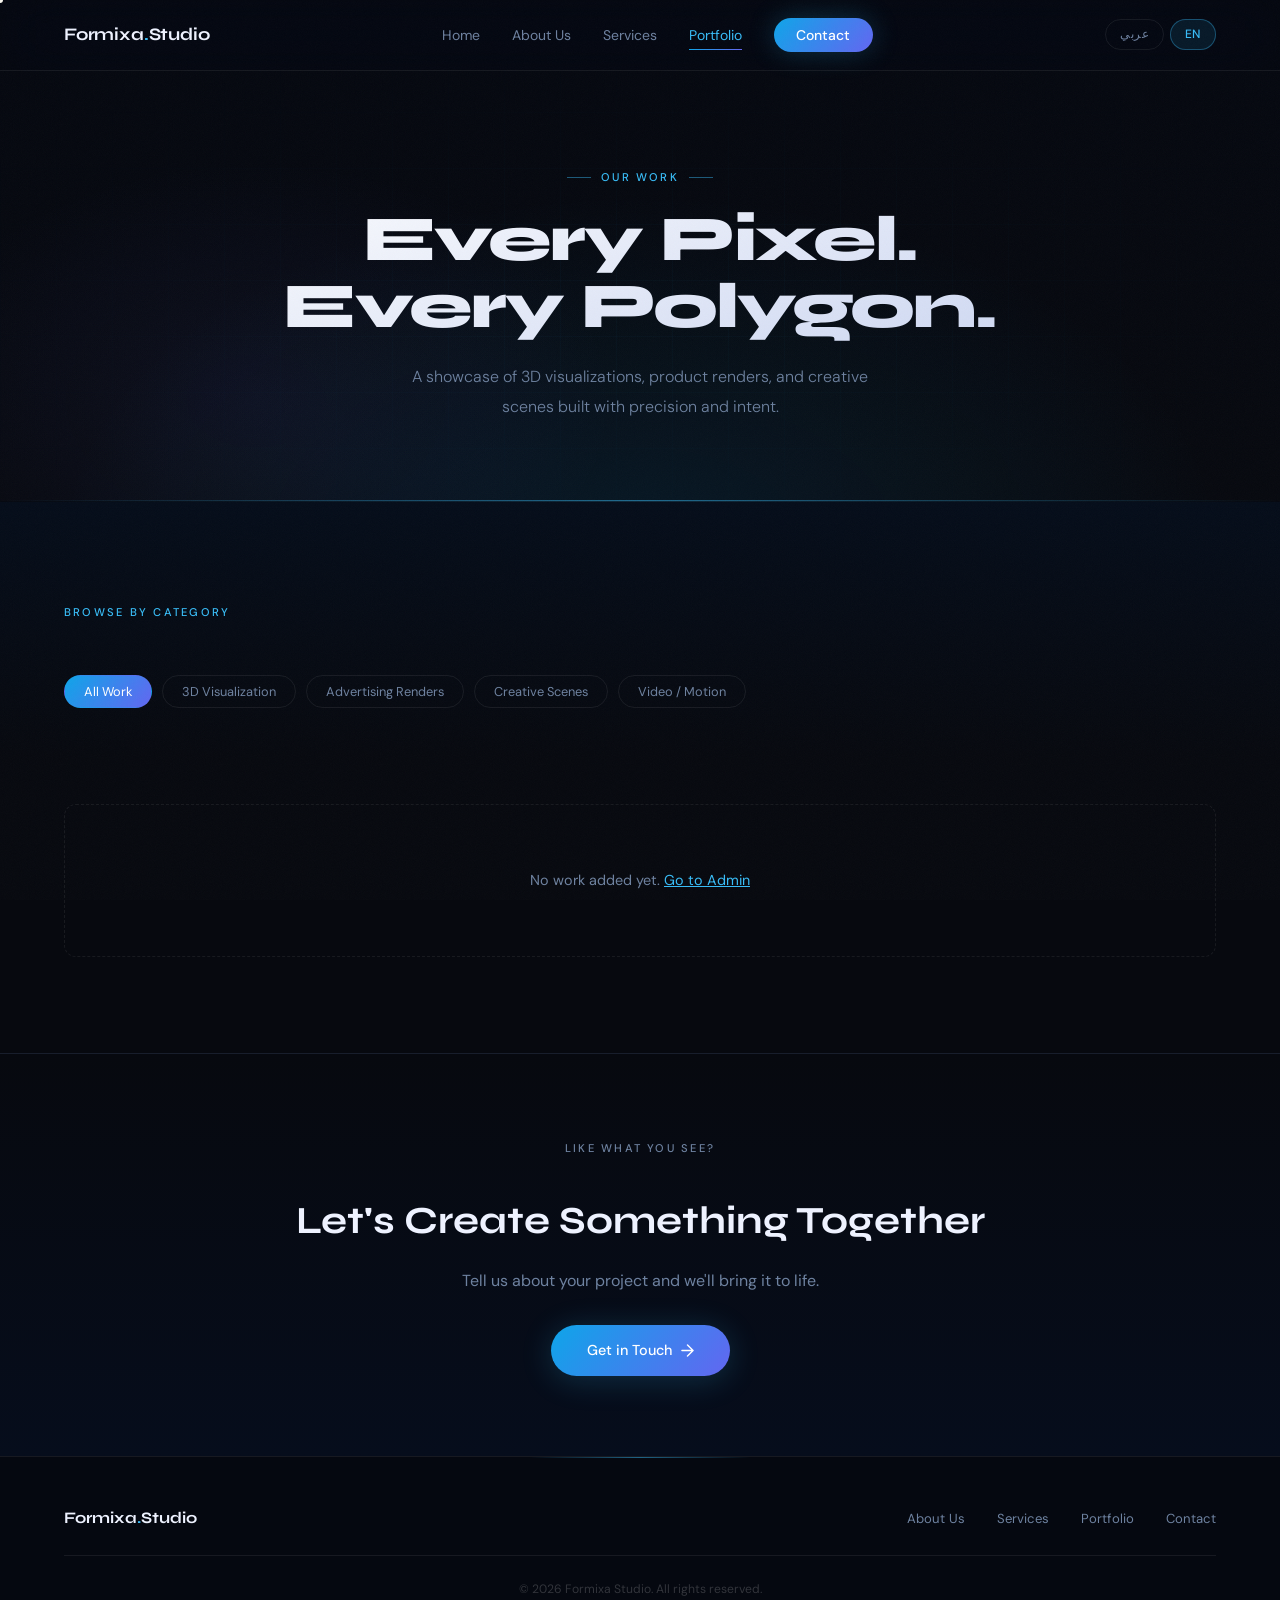
<file: portfolio.html>
<!DOCTYPE html>
<html lang="en">
<head>
<meta charset="UTF-8">
<meta name="viewport" content="width=device-width, initial-scale=1.0">
<title>Portfolio — Formixa Studio</title>
<link rel="stylesheet" href="style.css">
<style>

/* ══════════════════════════════════════════════
   HOW TO ADD / EDIT YOUR WORK
   ══════════════════════════════════════════════

   1. IMAGES  → change src="YOUR_IMAGE.jpg"
   2. VIDEOS  → change src="YOUR_VIDEO.mp4"
   3. TITLE   → change the text inside <h3>
   4. TAGS    → change the text inside <span class="work-tag">
   5. ADD NEW CARD → copy any .work-card block and paste it

   SUPPORTED: jpg · png · webp · gif · mp4 · webm · youtube
   ══════════════════════════════════════════════ */

/* ── FILTER BAR ── */
.portfolio-header { padding: 6rem 4rem 3rem; background: linear-gradient(180deg,#050d1a 0%,#07090f 100%); }
.portfolio-header-inner { max-width: 1200px; margin: 0 auto; }

.filter-bar {
  display: flex; gap: 0.6rem; flex-wrap: wrap; margin-top: 2.5rem;
}
.filter-btn {
  padding: 0.45rem 1.2rem; border-radius: 100px; border: 1px solid var(--c-border);
  background: transparent; color: var(--c-muted); font-family: var(--ff-body);
  font-size: 0.8rem; cursor: pointer; transition: all 0.2s;
}
.filter-btn:hover { border-color: var(--c-accent); color: var(--c-text); }
.filter-btn.active {
  background: linear-gradient(130deg,#0ea5e9,#6366f1);
  border-color: transparent; color: #fff;
}

/* ── GRID ── */
.portfolio-grid-section { padding: 3rem 4rem 6rem; background: #07090f; }
.portfolio-grid-inner { max-width: 1200px; margin: 0 auto; }

.works-grid {
  display: grid;
  grid-template-columns: repeat(3, 1fr);
  gap: 1.5rem;
}

/* ── CARD ── */
.work-card {
  border: 1px solid var(--c-border);
  border-radius: var(--radius);
  overflow: hidden;
  background: rgba(255,255,255,0.02);
  transition: border-color 0.3s, transform 0.3s;
  cursor: pointer;
  position: relative;
}
.work-card:hover { border-color: var(--c-border-hover); transform: translateY(-5px); }

/* card sizes */
.work-card.tall   { grid-row: span 2; }
.work-card.wide   { grid-column: span 2; }

/* ── MEDIA WRAPPER ── */
.work-media {
  position: relative; width: 100%; overflow: hidden;
  background: #0c0f1a;
}
.work-card:not(.tall) .work-media { height: 240px; }
.work-card.tall .work-media       { height: 100%; min-height: 360px; }
.work-card.wide .work-media       { height: 300px; }

.work-media img,
.work-media video {
  width: 100%; height: 100%; object-fit: cover;
  transition: transform 0.5s ease;
  display: block;
}
.work-card:hover .work-media img,
.work-card:hover .work-media video { transform: scale(1.04); }

/* placeholder when no media */
.work-placeholder {
  width: 100%; height: 100%; display: flex; align-items: center;
  justify-content: center; flex-direction: column; gap: 0.8rem;
  color: var(--c-muted);
}
.work-placeholder svg { opacity: 0.3; }
.work-placeholder span { font-size: 0.75rem; opacity: 0.5; letter-spacing: 0.1em; text-transform: uppercase; }

/* youtube embed */
.work-media iframe {
  width: 100%; height: 100%; border: none; display: block;
}

/* hover overlay */
.work-overlay {
  position: absolute; inset: 0;
  background: linear-gradient(to top, rgba(7,9,15,0.85) 0%, transparent 55%);
  opacity: 0; transition: opacity 0.3s;
  display: flex; align-items: flex-end; padding: 1.5rem;
}
.work-card:hover .work-overlay { opacity: 1; }
.overlay-view {
  display: inline-flex; align-items: center; gap: 6px;
  background: rgba(56,189,248,0.15); border: 1px solid rgba(56,189,248,0.4);
  color: var(--c-accent); font-size: 0.75rem; font-weight: 500;
  padding: 6px 14px; border-radius: 100px; backdrop-filter: blur(6px);
}

/* ── CARD INFO ── */
.work-info { padding: 1.2rem 1.4rem 1.4rem; }
.work-tags { display: flex; gap: 6px; flex-wrap: wrap; margin-bottom: 0.6rem; }
.work-tag {
  font-size: 0.68rem; font-weight: 500; letter-spacing: 0.1em; text-transform: uppercase;
  color: var(--c-accent); background: rgba(56,189,248,0.08);
  padding: 3px 10px; border-radius: 100px;
  border: 1px solid rgba(56,189,248,0.15);
}
.work-info h3 {
  font-family: var(--ff-display); font-size: 1rem; font-weight: 600;
  color: var(--c-text); margin-bottom: 0.35rem;
}
.work-info p { font-size: 0.82rem; color: var(--c-muted); line-height: 1.6; }

/* ── LIGHTBOX ── */
.lightbox {
  display: none; position: fixed; inset: 0; z-index: 999;
  background: rgba(7,9,15,0.96); backdrop-filter: blur(12px);
  align-items: center; justify-content: center; padding: 2rem;
}
.lightbox.open { display: flex; }
.lightbox-inner {
  max-width: 900px; width: 100%; position: relative;
  animation: fadeUp 0.3s ease;
}
.lightbox-media { width: 100%; border-radius: 12px; overflow: hidden; background: #0c0f1a; }
.lightbox-media img, .lightbox-media video { width: 100%; max-height: 75vh; object-fit: contain; display: block; }
.lightbox-media iframe { width: 100%; height: 500px; border: none; }
.lightbox-info { padding: 1.2rem 0 0; }
.lightbox-info h3 { font-family: var(--ff-display); font-size: 1.2rem; font-weight: 700; margin-bottom: 0.4rem; }
.lightbox-info p  { font-size: 0.88rem; color: var(--c-muted); }
.lightbox-close {
  position: absolute; top: -3rem; right: 0;
  background: none; border: none; color: var(--c-muted);
  font-size: 1.5rem; cursor: pointer; line-height: 1;
  transition: color 0.2s;
}
.lightbox-close:hover { color: var(--c-text); }

/* ── CTA ── */
.portfolio-cta {
  padding: 5rem 4rem; text-align: center;
  background: linear-gradient(180deg,#07090f 0%,#060d1c 100%);
  border-top: 1px solid var(--c-border);
}
.portfolio-cta h2 { font-family: var(--ff-display); font-size: clamp(1.6rem,3vw,2.4rem); font-weight: 700; margin-bottom: 1rem; }
.portfolio-cta p { color: var(--c-muted); margin-bottom: 2rem; }

/* ── RESPONSIVE ── */
@media (max-width: 900px) {
  .portfolio-header { padding: 7rem 2rem 2.5rem; }
  .portfolio-grid-section { padding: 2rem 2rem 5rem; }
  .works-grid { grid-template-columns: 1fr 1fr; }
  .work-card.wide { grid-column: span 2; }
  .portfolio-cta { padding: 4rem 2rem; }
}
@media (max-width: 580px) {
  .works-grid { grid-template-columns: 1fr; }
  .work-card.wide, .work-card.tall { grid-column: span 1; grid-row: span 1; }
  .work-card .work-media, .work-card.tall .work-media, .work-card.wide .work-media { height: 220px; }
}
</style>
</head>
<body>

<nav>
  <a href="index.html" class="logo">Formixa<em>.</em>Studio</a>
    <ul class="nav-links" id="navLinks">
    <li><a href="index.html">Home</a></li>
    <li><a href="about.html">About Us</a></li>
    <li><a href="services.html">Services</a></li>
    <li><a href="portfolio.html" class="active">Portfolio</a></li>
    <li><a href="contact.html" class="nav-cta">Contact</a></li>
    <li class="lang-switch-mobile" style="display:none;"><a href="portfolio_ar.html" class="lang-btn">عربي</a><a href="#" class="lang-btn active">EN</a></li>  </ul>
    <div class="lang-switch">
    <a href="portfolio_ar.html" class="lang-btn">عربي</a>
    <a href="#" class="lang-btn active">EN</a>
  </div>
  <button class="hamburger" id="hamburger" aria-label="Menu">
    <span></span><span></span><span></span>
  </button>
</nav>

<!-- PAGE HEADER -->
<div class="page-header">
  <div class="page-header-bg"></div>
  <div class="page-header-line"></div>
  <div class="page-header-content reveal">
    <div class="page-eyebrow">Our Work</div>
    <h1>Every Pixel.<br>Every Polygon.</h1>
    <p>A showcase of 3D visualizations, product renders, and creative scenes built with precision and intent.</p>
  </div>
</div>

<div class="divider"></div>

<!-- FILTER + GRID -->
<div class="portfolio-header">
  <div class="portfolio-header-inner">
    <p class="section-label">Browse by category</p>
    <div class="filter-bar">
      <button class="filter-btn active" data-filter="all">All Work</button>
      <button class="filter-btn" data-filter="visualization">3D Visualization</button>
      <button class="filter-btn" data-filter="advertising">Advertising Renders</button>
      <button class="filter-btn" data-filter="scene">Creative Scenes</button>
      <button class="filter-btn" data-filter="video">Video / Motion</button>
    </div>
  </div>
</div>

<section class="portfolio-grid-section">
  <div class="portfolio-grid-inner">
    <div class="works-grid" id="worksGrid">
      <!-- أعمالك بتتحمل تلقائياً من لوحة التحكم -->
    </div>
  </div>
</section>

<!-- LIGHTBOX -->
<div class="lightbox" id="lightbox">
  <div class="lightbox-inner">
    <button class="lightbox-close" id="lightboxClose">✕</button>
    <div class="lightbox-media" id="lightboxMedia"></div>
    <div class="lightbox-info">
      <h3 id="lightboxTitle"></h3>
      <p id="lightboxDesc"></p>
    </div>
  </div>
</div>

<!-- CTA -->
<section class="portfolio-cta">
  <p class="section-label">Like what you see?</p>
  <h2>Let's Create Something Together</h2>
  <p>Tell us about your project and we'll bring it to life.</p>
  <a href="contact.html" class="btn-primary">Get in Touch
    <svg width="13" height="13" viewBox="0 0 14 14" fill="none"><path d="M1 7h12M7 1l6 6-6 6" stroke="white" stroke-width="1.5" stroke-linecap="round" stroke-linejoin="round"/></svg>
  </a>
</section>

<footer>
  <div class="footer-logo">Formixa<em>.</em>Studio</div>
  <ul class="footer-links">
    <li><a href="about.html">About Us</a></li>
    <li><a href="services.html">Services</a></li>
    <li><a href="portfolio.html">Portfolio</a></li>
    <li><a href="contact.html">Contact</a></li>
  </ul>
  <p class="footer-copy">&copy; 2026 Formixa Studio. All rights reserved.</p>
</footer>

<script>
);
    n.querySelectorAll('a').forEach(a => a.addEventListener('click', () => { h.classList.remove('open'); n.classList.remove('open'); }));
  }
  document.getElementById('lightboxClose').addEventListener('click', closeLightbox);
  document.getElementById('lightbox').addEventListener('click', function(e) { if (e.target === this) closeLightbox(); });
  document.addEventListener('keydown', e => { if (e.key === 'Escape') closeLightbox(); });
  function closeLightbox() {
    document.getElementById('lightbox').classList.remove('open');
    document.getElementById('lightboxMedia').innerHTML = '';
    document.body.style.overflow = '';
  }
</script>

<script>
// ══ LOAD WORKS — Gist (all devices) + localStorage fallback ══
const CFG_KEY        = 'fx_gist_cfg';
const GIST_FILENAME  = 'formixa-works.json';
const CACHE_KEY      = 'fx_works_cache';
const LEGACY_KEY     = 'formixa_portfolio_works';

const GIST_ID_PUBLIC = 'eb7ec8b6f63a138383720123b7f99fdc';

function getCfg() {
  try {
    const saved = JSON.parse(localStorage.getItem(CFG_KEY) || '{}');
    if (!saved.gistId) saved.gistId = GIST_ID_PUBLIC;
    return saved;
  } catch(e) { return { gistId: GIST_ID_PUBLIC }; }
}

function getWorksLocal() {
  return JSON.parse(localStorage.getItem(CACHE_KEY) || localStorage.getItem(LEGACY_KEY) || '[]');
}

async function loadWorksRemote() {
  try {
    const res = await fetch('https://api.github.com/gists/' + GIST_ID_PUBLIC, {
      headers: { 'Accept': 'application/vnd.github.v3+json' }
    });
    if (!res.ok) return null;
    const data = await res.json();
    const raw  = data.files?.[GIST_FILENAME]?.content || null;
    if (!raw) return null;
    const works = JSON.parse(raw);
    localStorage.setItem(CACHE_KEY, JSON.stringify(works));
    return works;
  } catch(e) { return null; }
}

function getWorks() {
  return JSON.parse(localStorage.getItem(CACHE_KEY) || '[]');
}

function getYoutubeId(url) {
  const match = url.match(/(?:v=|youtu\.be\/|embed\/)([a-zA-Z0-9_-]{11})/);
  return match ? match[1] : null;
}

function renderPortfolio(filter = 'all') {
  const works = getWorks();
  const grid  = document.getElementById('worksGrid');

  if (works.length === 0) {
    grid.innerHTML = `
      <div style="grid-column:1/-1;text-align:center;padding:4rem;color:var(--c-muted);border:1px dashed var(--c-border);border-radius:12px;">
        <p style="font-size:0.9rem;">No work added yet. <a href="portfolio-admin.html" style="color:var(--c-accent);">Go to Admin</a></p>
      </div>`;
    return;
  }

  const filtered = filter === 'all' ? works : works.filter(w => w.category === filter);

  grid.innerHTML = filtered.map(w => {
    let media = '';
    if (w.type === 'image')
      media = `<img src="${w.url}" alt="${w.title}" loading="lazy">`;
    else if (w.type === 'video')
      media = `<video src="${w.url}" autoplay muted loop playsinline></video>`;
    else if (w.type === 'youtube')
      media = `<iframe src="https://www.youtube.com/embed/${getYoutubeId(w.url)||''}" allowfullscreen></iframe>`;

    const sizeClass = w.size ? ` ${w.size}` : '';

    return `
    <div class="work-card${sizeClass}" data-category="${w.category}">
      <div class="work-media">
        ${media}
        <div class="work-overlay">
          <span class="overlay-view">
            <svg width="12" height="12" viewBox="0 0 14 14" fill="none"><circle cx="7" cy="7" r="5" stroke="#38bdf8" stroke-width="1.2"/><path d="M5 7l2 2 2-2" stroke="#38bdf8" stroke-width="1.2" stroke-linecap="round"/></svg>
            View
          </span>
        </div>
      </div>
      <div class="work-info">
        <div class="work-tags"><span class="work-tag">${w.category}</span></div>
        <h3>${w.title}</h3>
        ${w.desc ? `<p>${w.desc}</p>` : ''}
      </div>
    </div>`;
  }).join('');

  // Re-attach lightbox listeners
  attachLightbox();
}

function attachLightbox() {
  document.querySelectorAll('.work-card').forEach(card => {
    card.addEventListener('click', () => {
      const media  = card.querySelector('.work-media');
      const title  = card.querySelector('h3').textContent;
      const desc   = card.querySelector('p') ? card.querySelector('p').textContent : '';
      const lbMedia = document.getElementById('lightboxMedia');
      document.getElementById('lightboxTitle').textContent = title;
      document.getElementById('lightboxDesc').textContent  = desc;
      const img = media.querySelector('img'), video = media.querySelector('video'), iframe = media.querySelector('iframe');
      lbMedia.innerHTML = '';
      if (img)    lbMedia.innerHTML = `<img src="${img.src}" alt="${title}">`;
      else if (video)  lbMedia.innerHTML = `<video src="${video.src}" controls autoplay></video>`;
      else if (iframe) lbMedia.innerHTML = `<iframe src="${iframe.src}" allowfullscreen></iframe>`;
      document.getElementById('lightbox').classList.add('open');
      document.body.style.overflow = 'hidden';
    });
  });
}

// Filter buttons
document.querySelectorAll('.filter-btn').forEach(btn => {
  btn.addEventListener('click', () => {
    document.querySelectorAll('.filter-btn').forEach(b => b.classList.remove('active'));
    btn.classList.add('active');
    renderPortfolio(btn.dataset.filter);
  });
});

// Initial render — load from Gist first
(async () => {
  const remote = await loadWorksRemote();
  renderPortfolio();
})();
</script>

<script src="animations.js"></script>
</body>
</html>
</file>
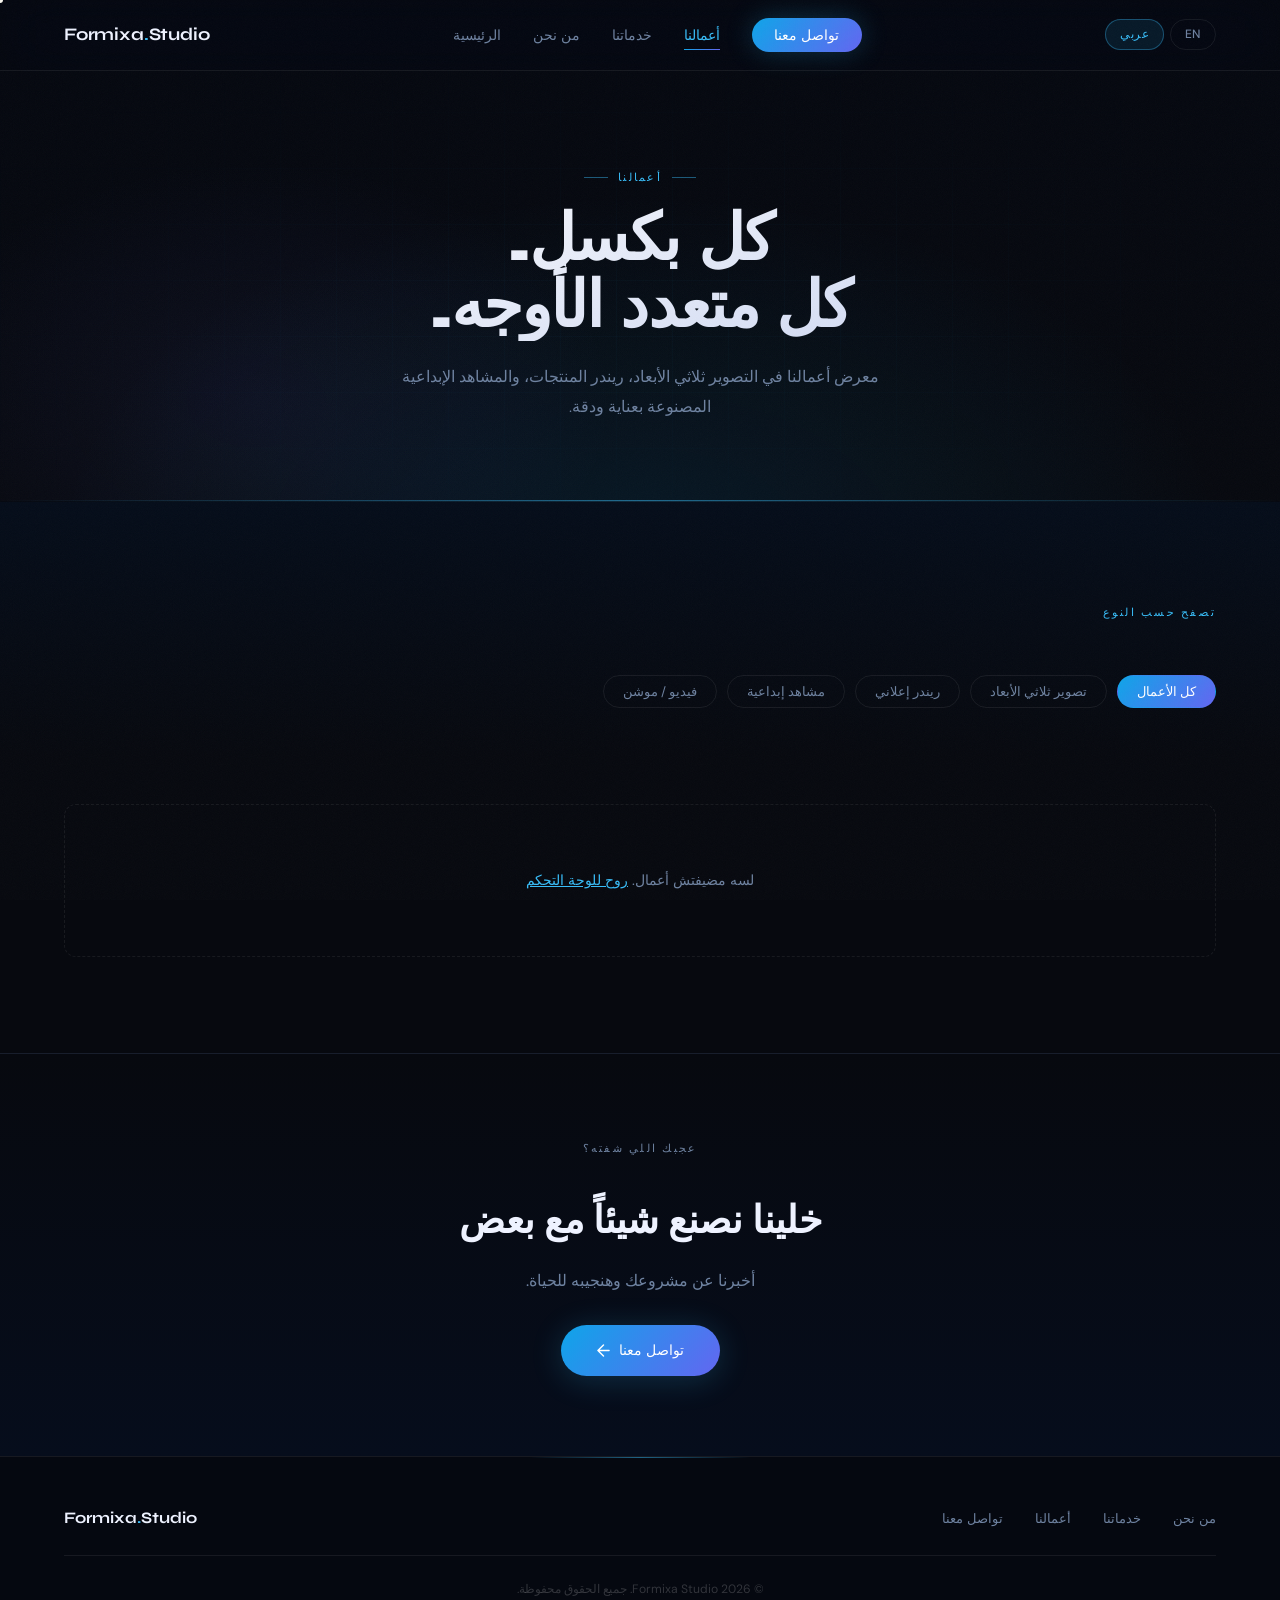
<file: portfolio_ar.html>
<!DOCTYPE html>
<html lang="ar" dir="rtl">
<head>
<meta charset="UTF-8">
<meta name="viewport" content="width=device-width, initial-scale=1.0">
<title>أعمالنا — فورميكسا ستوديو</title>
<link rel="stylesheet" href="style.css">
<style>

/* ══════════════════════════════════════════════
   كيف تضيف أو تعدل أعمالك
   ══════════════════════════════════════════════

   1. صورة  → غير src="صورتك.jpg"
   2. فيديو → غير src="الفيديو.mp4"
   3. العنوان → غير النص داخل <h3>
   4. التصنيف → غير النص داخل <span class="work-tag">
   5. إضافة كارد جديد → انسخ أي .work-card والصقه

   مدعوم: jpg · png · webp · gif · mp4 · webm · يوتيوب
   ══════════════════════════════════════════════ */

.portfolio-header { padding: 6rem 4rem 3rem; background: linear-gradient(180deg,#050d1a 0%,#07090f 100%); }
.portfolio-header-inner { max-width: 1200px; margin: 0 auto; direction: rtl; }

.filter-bar { display: flex; gap: 0.6rem; flex-wrap: wrap; margin-top: 2.5rem; }
.filter-btn { padding: 0.45rem 1.2rem; border-radius: 100px; border: 1px solid var(--c-border); background: transparent; color: var(--c-muted); font-family: var(--ff-body); font-size: 0.8rem; cursor: pointer; transition: all 0.2s; }
.filter-btn:hover { border-color: var(--c-accent); color: var(--c-text); }
.filter-btn.active { background: linear-gradient(130deg,#0ea5e9,#6366f1); border-color: transparent; color: #fff; }

.portfolio-grid-section { padding: 3rem 4rem 6rem; background: #07090f; }
.portfolio-grid-inner { max-width: 1200px; margin: 0 auto; }
.works-grid { display: grid; grid-template-columns: repeat(3, 1fr); gap: 1.5rem; }

.work-card { border: 1px solid var(--c-border); border-radius: var(--radius); overflow: hidden; background: rgba(255,255,255,0.02); transition: border-color 0.3s, transform 0.3s; cursor: pointer; position: relative; direction: rtl; }
.work-card:hover { border-color: var(--c-border-hover); transform: translateY(-5px); }
.work-card.tall   { grid-row: span 2; }
.work-card.wide   { grid-column: span 2; }

.work-media { position: relative; width: 100%; overflow: hidden; background: #0c0f1a; }
.work-card:not(.tall) .work-media { height: 240px; }
.work-card.tall .work-media       { height: 100%; min-height: 360px; }
.work-card.wide .work-media       { height: 300px; }
.work-media img, .work-media video { width: 100%; height: 100%; object-fit: cover; transition: transform 0.5s ease; display: block; }
.work-card:hover .work-media img, .work-card:hover .work-media video { transform: scale(1.04); }
.work-media iframe { width: 100%; height: 100%; border: none; display: block; }

.work-placeholder { width: 100%; height: 100%; display: flex; align-items: center; justify-content: center; flex-direction: column; gap: 0.8rem; color: var(--c-muted); }
.work-placeholder svg { opacity: 0.3; }
.work-placeholder span { font-size: 0.75rem; opacity: 0.5; letter-spacing: 0.06em; }

.work-overlay { position: absolute; inset: 0; background: linear-gradient(to top, rgba(7,9,15,0.85) 0%, transparent 55%); opacity: 0; transition: opacity 0.3s; display: flex; align-items: flex-end; padding: 1.5rem; }
.work-card:hover .work-overlay { opacity: 1; }
.overlay-view { display: inline-flex; align-items: center; gap: 6px; background: rgba(56,189,248,0.15); border: 1px solid rgba(56,189,248,0.4); color: var(--c-accent); font-size: 0.75rem; font-weight: 500; padding: 6px 14px; border-radius: 100px; backdrop-filter: blur(6px); }

.work-info { padding: 1.2rem 1.4rem 1.4rem; }
.work-tags { display: flex; gap: 6px; flex-wrap: wrap; margin-bottom: 0.6rem; }
.work-tag { font-size: 0.68rem; font-weight: 500; letter-spacing: 0.06em; color: var(--c-accent); background: rgba(56,189,248,0.08); padding: 3px 10px; border-radius: 100px; border: 1px solid rgba(56,189,248,0.15); }
.work-info h3 { font-family: var(--ff-display); font-size: 1rem; font-weight: 600; color: var(--c-text); margin-bottom: 0.35rem; }
.work-info p { font-size: 0.82rem; color: var(--c-muted); line-height: 1.7; }

.lightbox { display: none; position: fixed; inset: 0; z-index: 999; background: rgba(7,9,15,0.96); backdrop-filter: blur(12px); align-items: center; justify-content: center; padding: 2rem; }
.lightbox.open { display: flex; }
.lightbox-inner { max-width: 900px; width: 100%; position: relative; animation: fadeUp 0.3s ease; }
.lightbox-media { width: 100%; border-radius: 12px; overflow: hidden; background: #0c0f1a; }
.lightbox-media img, .lightbox-media video { width: 100%; max-height: 75vh; object-fit: contain; display: block; }
.lightbox-media iframe { width: 100%; height: 500px; border: none; }
.lightbox-info { padding: 1.2rem 0 0; direction: rtl; }
.lightbox-info h3 { font-family: var(--ff-display); font-size: 1.2rem; font-weight: 700; margin-bottom: 0.4rem; }
.lightbox-info p  { font-size: 0.88rem; color: var(--c-muted); }
.lightbox-close { position: absolute; top: -3rem; left: 0; background: none; border: none; color: var(--c-muted); font-size: 1.5rem; cursor: pointer; transition: color 0.2s; }
.lightbox-close:hover { color: var(--c-text); }

.portfolio-cta { padding: 5rem 4rem; text-align: center; background: linear-gradient(180deg,#07090f 0%,#060d1c 100%); border-top: 1px solid var(--c-border); direction: rtl; }
.portfolio-cta h2 { font-family: var(--ff-display); font-size: clamp(1.6rem,3vw,2.4rem); font-weight: 700; margin-bottom: 1rem; }
.portfolio-cta p { color: var(--c-muted); margin-bottom: 2rem; }

@media (max-width: 900px) {
  .portfolio-header { padding: 7rem 2rem 2.5rem; }
  .portfolio-grid-section { padding: 2rem 2rem 5rem; }
  .works-grid { grid-template-columns: 1fr 1fr; }
  .work-card.wide { grid-column: span 2; }
  .portfolio-cta { padding: 4rem 2rem; }
}
@media (max-width: 580px) {
  .works-grid { grid-template-columns: 1fr; }
  .work-card.wide, .work-card.tall { grid-column: span 1; grid-row: span 1; }
  .work-card .work-media, .work-card.tall .work-media, .work-card.wide .work-media { height: 220px; }
}
</style>
</head>
<body>

<nav>
  <a href="index_ar.html" class="logo">Formixa<em>.</em>Studio</a>
    <ul class="nav-links" id="navLinks">
    <li><a href="index_ar.html">الرئيسية</a></li>
    <li><a href="about_ar.html">من نحن</a></li>
    <li><a href="services_ar.html">خدماتنا</a></li>
    <li><a href="portfolio_ar.html" class="active">أعمالنا</a></li>
    <li><a href="contact_ar.html" class="nav-cta">تواصل معنا</a></li>
    <li class="lang-switch-mobile" style="display:none;"><a href="portfolio.html" class="lang-btn">EN</a><a href="#" class="lang-btn active">عربي</a></li>  </ul>
    <div class="lang-switch">
    <a href="portfolio.html" class="lang-btn">EN</a>
    <a href="#" class="lang-btn active">عربي</a>
  </div>
  <button class="hamburger" id="hamburger" aria-label="Menu">
    <span></span><span></span><span></span>
  </button>
</nav>

<div class="page-header">
  <div class="page-header-bg"></div>
  <div class="page-header-line"></div>
  <div class="page-header-content" style="direction:rtl;">
    <div class="page-eyebrow">أعمالنا</div>
    <h1>كل بكسل.<br>كل متعدد الأوجه.</h1>
    <p>معرض أعمالنا في التصوير ثلاثي الأبعاد، ريندر المنتجات، والمشاهد الإبداعية المصنوعة بعناية ودقة.</p>
  </div>
</div>

<div class="divider"></div>

<div class="portfolio-header">
  <div class="portfolio-header-inner">
    <p class="section-label">تصفح حسب النوع</p>
    <div class="filter-bar">
      <button class="filter-btn active" data-filter="all">كل الأعمال</button>
      <button class="filter-btn" data-filter="visualization">تصوير ثلاثي الأبعاد</button>
      <button class="filter-btn" data-filter="advertising">ريندر إعلاني</button>
      <button class="filter-btn" data-filter="scene">مشاهد إبداعية</button>
      <button class="filter-btn" data-filter="video">فيديو / موشن</button>
    </div>
  </div>
</div>

<section class="portfolio-grid-section">
  <div class="portfolio-grid-inner">
    <div class="works-grid" id="worksGrid">
    <!-- أعمالك بتتحمل تلقائياً من لوحة التحكم -->
    

      <!-- كارد 1 — صورة (طويل) -->
      <div class="work-card tall" data-category="visualization">
        <div class="work-media">
          <!-- غير src لمسار صورتك: src="images/مشروع1.jpg" -->
          <div class="work-placeholder">
            <svg width="48" height="48" viewBox="0 0 48 48" fill="none"><rect x="4" y="8" width="40" height="32" rx="4" stroke="#38bdf8" stroke-width="1.5"/><circle cx="16" cy="20" r="4" stroke="#38bdf8" stroke-width="1.5"/><path d="M4 34l10-10 8 8 6-6 16 12" stroke="#38bdf8" stroke-width="1.5" stroke-linecap="round" stroke-linejoin="round"/></svg>
            <span>أضف صورتك هنا</span>
          </div>
          <!-- لما تجهز الصورة، استبدل الـ placeholder بـ: -->
          <!-- <img src="صورتك.jpg" alt="اسم المشروع"> -->
          <div class="work-overlay"><span class="overlay-view">عرض</span></div>
        </div>
        <div class="work-info">
          <div class="work-tags"><span class="work-tag">تصوير</span></div>
          <h3>عنوان المشروع</h3>
          <p>وصف قصير لهذا العمل.</p>
        </div>
      </div>

      <!-- كارد 2 — صورة -->
      <div class="work-card" data-category="advertising">
        <div class="work-media">
          <div class="work-placeholder">
            <svg width="48" height="48" viewBox="0 0 48 48" fill="none"><rect x="4" y="8" width="40" height="32" rx="4" stroke="#38bdf8" stroke-width="1.5"/><circle cx="16" cy="20" r="4" stroke="#38bdf8" stroke-width="1.5"/><path d="M4 34l10-10 8 8 6-6 16 12" stroke="#38bdf8" stroke-width="1.5" stroke-linecap="round" stroke-linejoin="round"/></svg>
            <span>أضف صورتك هنا</span>
          </div>
          <!-- <img src="صورتك.jpg" alt="اسم المشروع"> -->
          <div class="work-overlay"><span class="overlay-view">عرض</span></div>
        </div>
        <div class="work-info">
          <div class="work-tags"><span class="work-tag">إعلان</span></div>
          <h3>عنوان المشروع</h3>
          <p>وصف قصير لهذا العمل.</p>
        </div>
      </div>

      <!-- كارد 3 — صورة -->
      <div class="work-card" data-category="scene">
        <div class="work-media">
          <div class="work-placeholder">
            <svg width="48" height="48" viewBox="0 0 48 48" fill="none"><rect x="4" y="8" width="40" height="32" rx="4" stroke="#38bdf8" stroke-width="1.5"/><circle cx="16" cy="20" r="4" stroke="#38bdf8" stroke-width="1.5"/><path d="M4 34l10-10 8 8 6-6 16 12" stroke="#38bdf8" stroke-width="1.5" stroke-linecap="round" stroke-linejoin="round"/></svg>
            <span>أضف صورتك هنا</span>
          </div>
          <!-- <img src="صورتك.jpg" alt="اسم المشروع"> -->
          <div class="work-overlay"><span class="overlay-view">عرض</span></div>
        </div>
        <div class="work-info">
          <div class="work-tags"><span class="work-tag">مشهد</span></div>
          <h3>عنوان المشروع</h3>
          <p>وصف قصير لهذا العمل.</p>
        </div>
      </div>

      <!-- كارد 4 — فيديو (عريض) -->
      <div class="work-card wide" data-category="video">
        <div class="work-media">
          <!-- فيديو عادي: -->
          <!-- <video src="الفيديو.mp4" autoplay muted loop playsinline></video> -->
          <!-- يوتيوب: -->
          <!-- <iframe src="https://www.youtube.com/embed/ID_الفيديو" allowfullscreen></iframe> -->
          <div class="work-placeholder">
            <svg width="48" height="48" viewBox="0 0 48 48" fill="none"><rect x="4" y="8" width="40" height="32" rx="4" stroke="#38bdf8" stroke-width="1.5"/><path d="M20 18l12 6-12 6V18z" stroke="#38bdf8" stroke-width="1.5" stroke-linejoin="round"/></svg>
            <span>أضف الفيديو هنا</span>
          </div>
          <div class="work-overlay"><span class="overlay-view">▶ تشغيل</span></div>
        </div>
        <div class="work-info">
          <div class="work-tags"><span class="work-tag">فيديو</span><span class="work-tag">موشن</span></div>
          <h3>عنوان المشروع</h3>
          <p>وصف قصير لهذا العمل.</p>
        </div>
      </div>

      <!-- كارد 5 -->
      <div class="work-card" data-category="visualization">
        <div class="work-media">
          <div class="work-placeholder">
            <svg width="48" height="48" viewBox="0 0 48 48" fill="none"><rect x="4" y="8" width="40" height="32" rx="4" stroke="#38bdf8" stroke-width="1.5"/><circle cx="16" cy="20" r="4" stroke="#38bdf8" stroke-width="1.5"/><path d="M4 34l10-10 8 8 6-6 16 12" stroke="#38bdf8" stroke-width="1.5" stroke-linecap="round" stroke-linejoin="round"/></svg>
            <span>أضف صورتك هنا</span>
          </div>
          <!-- <img src="صورتك.jpg" alt="اسم المشروع"> -->
          <div class="work-overlay"><span class="overlay-view">عرض</span></div>
        </div>
        <div class="work-info">
          <div class="work-tags"><span class="work-tag">تصوير</span></div>
          <h3>عنوان المشروع</h3>
          <p>وصف قصير لهذا العمل.</p>
        </div>
      </div>

      <!-- كارد 6 -->
      <div class="work-card" data-category="advertising">
        <div class="work-media">
          <div class="work-placeholder">
            <svg width="48" height="48" viewBox="0 0 48 48" fill="none"><rect x="4" y="8" width="40" height="32" rx="4" stroke="#38bdf8" stroke-width="1.5"/><circle cx="16" cy="20" r="4" stroke="#38bdf8" stroke-width="1.5"/><path d="M4 34l10-10 8 8 6-6 16 12" stroke="#38bdf8" stroke-width="1.5" stroke-linecap="round" stroke-linejoin="round"/></svg>
            <span>أضف صورتك هنا</span>
          </div>
          <!-- <img src="صورتك.jpg" alt="اسم المشروع"> -->
          <div class="work-overlay"><span class="overlay-view">عرض</span></div>
        </div>
        <div class="work-info">
          <div class="work-tags"><span class="work-tag">إعلان</span></div>
          <h3>عنوان المشروع</h3>
          <p>وصف قصير لهذا العمل.</p>
        </div>
      </div>

      <!-- ═══════════════════════════════════════
           لإضافة عمل جديد، انسخ الكتلة دي:

      <div class="work-card" data-category="visualization">
        <div class="work-media">
          <img src="صورتك.jpg" alt="عنوانك">
          <div class="work-overlay"><span class="overlay-view">عرض</span></div>
        </div>
        <div class="work-info">
          <div class="work-tags"><span class="work-tag">تصوير</span></div>
          <h3>عنوانك</h3>
          <p>وصفك.</p>
        </div>
      </div>

           التصنيفات: visualization · advertising · scene · video
           الأحجام: (عادي) · tall (طويل) · wide (عريض)
           ═══════════════════════════════════════ -->

    </div>
  </div>
</section>

<!-- LIGHTBOX -->
<div class="lightbox" id="lightbox">
  <div class="lightbox-inner">
    <button class="lightbox-close" id="lightboxClose">✕</button>
    <div class="lightbox-media" id="lightboxMedia"></div>
    <div class="lightbox-info">
      <h3 id="lightboxTitle"></h3>
      <p id="lightboxDesc"></p>
    </div>
  </div>
</div>

<!-- CTA -->
<section class="portfolio-cta">
  <p class="section-label">عجبك اللي شفته؟</p>
  <h2>خلينا نصنع شيئاً مع بعض</h2>
  <p>أخبرنا عن مشروعك وهنجيبه للحياة.</p>
  <a href="contact_ar.html" class="btn-primary">تواصل معنا
    <svg width="13" height="13" viewBox="0 0 14 14" fill="none"><path d="M13 7H1M7 13l-6-6 6-6" stroke="white" stroke-width="1.5" stroke-linecap="round" stroke-linejoin="round"/></svg>
  </a>
</section>

<footer>
  <div class="footer-logo">Formixa<em>.</em>Studio</div>
  <ul class="footer-links">
    <li><a href="about_ar.html">من نحن</a></li>
    <li><a href="services_ar.html">خدماتنا</a></li>
    <li><a href="portfolio_ar.html">أعمالنا</a></li>
    <li><a href="contact_ar.html">تواصل معنا</a></li>
  </ul>
  <p class="footer-copy">&copy; 2026 Formixa Studio. جميع الحقوق محفوظة.</p>
</footer>


<script>
const CFG_KEY='fx_gist_cfg'; const GIST_FILENAME='formixa-works.json'; const CACHE_KEY='fx_works_cache'; const LEGACY_KEY='formixa_portfolio_works';
const GIST_ID_PUBLIC = 'eb7ec8b6f63a138383720123b7f99fdc';
function getCfg(){try{const s=JSON.parse(localStorage.getItem(CFG_KEY)||'{}');if(!s.gistId)s.gistId=GIST_ID_PUBLIC;return s;}catch(e){return{gistId:GIST_ID_PUBLIC};}}
function getWorksLocal(){return JSON.parse(localStorage.getItem(CACHE_KEY)||localStorage.getItem(LEGACY_KEY)||'[]')}
async function loadWorksRemote(){try{const res=await fetch('https://api.github.com/gists/'+GIST_ID_PUBLIC,{headers:{'Accept':'application/vnd.github.v3+json'}});if(!res.ok)return null;const data=await res.json();const raw=data.files?.[GIST_FILENAME]?.content||null;if(!raw)return null;const works=JSON.parse(raw);localStorage.setItem(CACHE_KEY,JSON.stringify(works));return works;}catch(e){return null;}}
function getWorks(){return JSON.parse(localStorage.getItem(CACHE_KEY)||'[]');}
function getYoutubeId(url) {
  const m = url.match(/(?:v=|youtu\.be\/|embed\/)([a-zA-Z0-9_-]{11})/);
  return m ? m[1] : null;
}

const catLabelsAr = {
  visualization: 'تصوير ثلاثي الأبعاد',
  advertising:   'ريندر إعلاني',
  scene:         'مشهد إبداعي',
  video:         'فيديو / موشن'
};

function renderPortfolio(filter = 'all') {
  const works = getWorks();
  const grid  = document.getElementById('worksGrid');
  if (works.length === 0) {
    grid.innerHTML = `<div style="grid-column:1/-1;text-align:center;padding:4rem;color:var(--c-muted);border:1px dashed var(--c-border);border-radius:12px;"><p style="font-size:0.9rem;">لسه مضيفتش أعمال. <a href="portfolio-admin.html" style="color:var(--c-accent);">روح للوحة التحكم</a></p></div>`;
    return;
  }
  const filtered = filter === 'all' ? works : works.filter(w => w.category === filter);
  grid.innerHTML = filtered.map(w => {
    let media = '';
    if (w.type === 'image')   media = `<img src="${w.url}" alt="${w.title}" loading="lazy">`;
    else if (w.type === 'video')   media = `<video src="${w.url}" autoplay muted loop playsinline></video>`;
    else if (w.type === 'youtube') media = `<iframe src="https://www.youtube.com/embed/${getYoutubeId(w.url)||''}" allowfullscreen></iframe>`;
    const sizeClass = w.size ? ` ${w.size}` : '';
    return `
    <div class="work-card${sizeClass}" data-category="${w.category}">
      <div class="work-media">
        ${media}
        <div class="work-overlay"><span class="overlay-view">عرض</span></div>
      </div>
      <div class="work-info">
        <div class="work-tags"><span class="work-tag">${catLabelsAr[w.category]||w.category}</span></div>
        <h3>${w.title}</h3>
        ${w.desc ? `<p>${w.desc}</p>` : ''}
      </div>
    </div>`;
  }).join('');
  attachLightbox();
}

function attachLightbox() {
  document.querySelectorAll('.work-card').forEach(card => {
    card.addEventListener('click', () => {
      const media = card.querySelector('.work-media');
      const title = card.querySelector('h3').textContent;
      const desc  = card.querySelector('p') ? card.querySelector('p').textContent : '';
      const lbMedia = document.getElementById('lightboxMedia');
      document.getElementById('lightboxTitle').textContent = title;
      document.getElementById('lightboxDesc').textContent  = desc;
      const img = media.querySelector('img'), video = media.querySelector('video'), iframe = media.querySelector('iframe');
      lbMedia.innerHTML = '';
      if (img) lbMedia.innerHTML = `<img src="${img.src}" alt="${title}">`;
      else if (video) lbMedia.innerHTML = `<video src="${video.src}" controls autoplay></video>`;
      else if (iframe) lbMedia.innerHTML = `<iframe src="${iframe.src}" allowfullscreen></iframe>`;
      document.getElementById('lightbox').classList.add('open');
      document.body.style.overflow = 'hidden';
    });
  });
}

document.querySelectorAll('.filter-btn').forEach(btn => {
  btn.addEventListener('click', () => {
    document.querySelectorAll('.filter-btn').forEach(b => b.classList.remove('active'));
    btn.classList.add('active');
    renderPortfolio(btn.dataset.filter);
  });
});

(async () => { await loadWorksRemote(); renderPortfolio(); })();

document.getElementById('lightboxClose').addEventListener('click', closeLightbox);
document.getElementById('lightbox').addEventListener('click', function(e) { if (e.target === this) closeLightbox(); });
document.addEventListener('keydown', e => { if (e.key === 'Escape') closeLightbox(); });
function closeLightbox() {
  document.getElementById('lightbox').classList.remove('open');
  document.getElementById('lightboxMedia').innerHTML = '';
  document.body.style.overflow = '';
}
</script>

<script src="animations.js"></script>
</body>
</html>
</file>
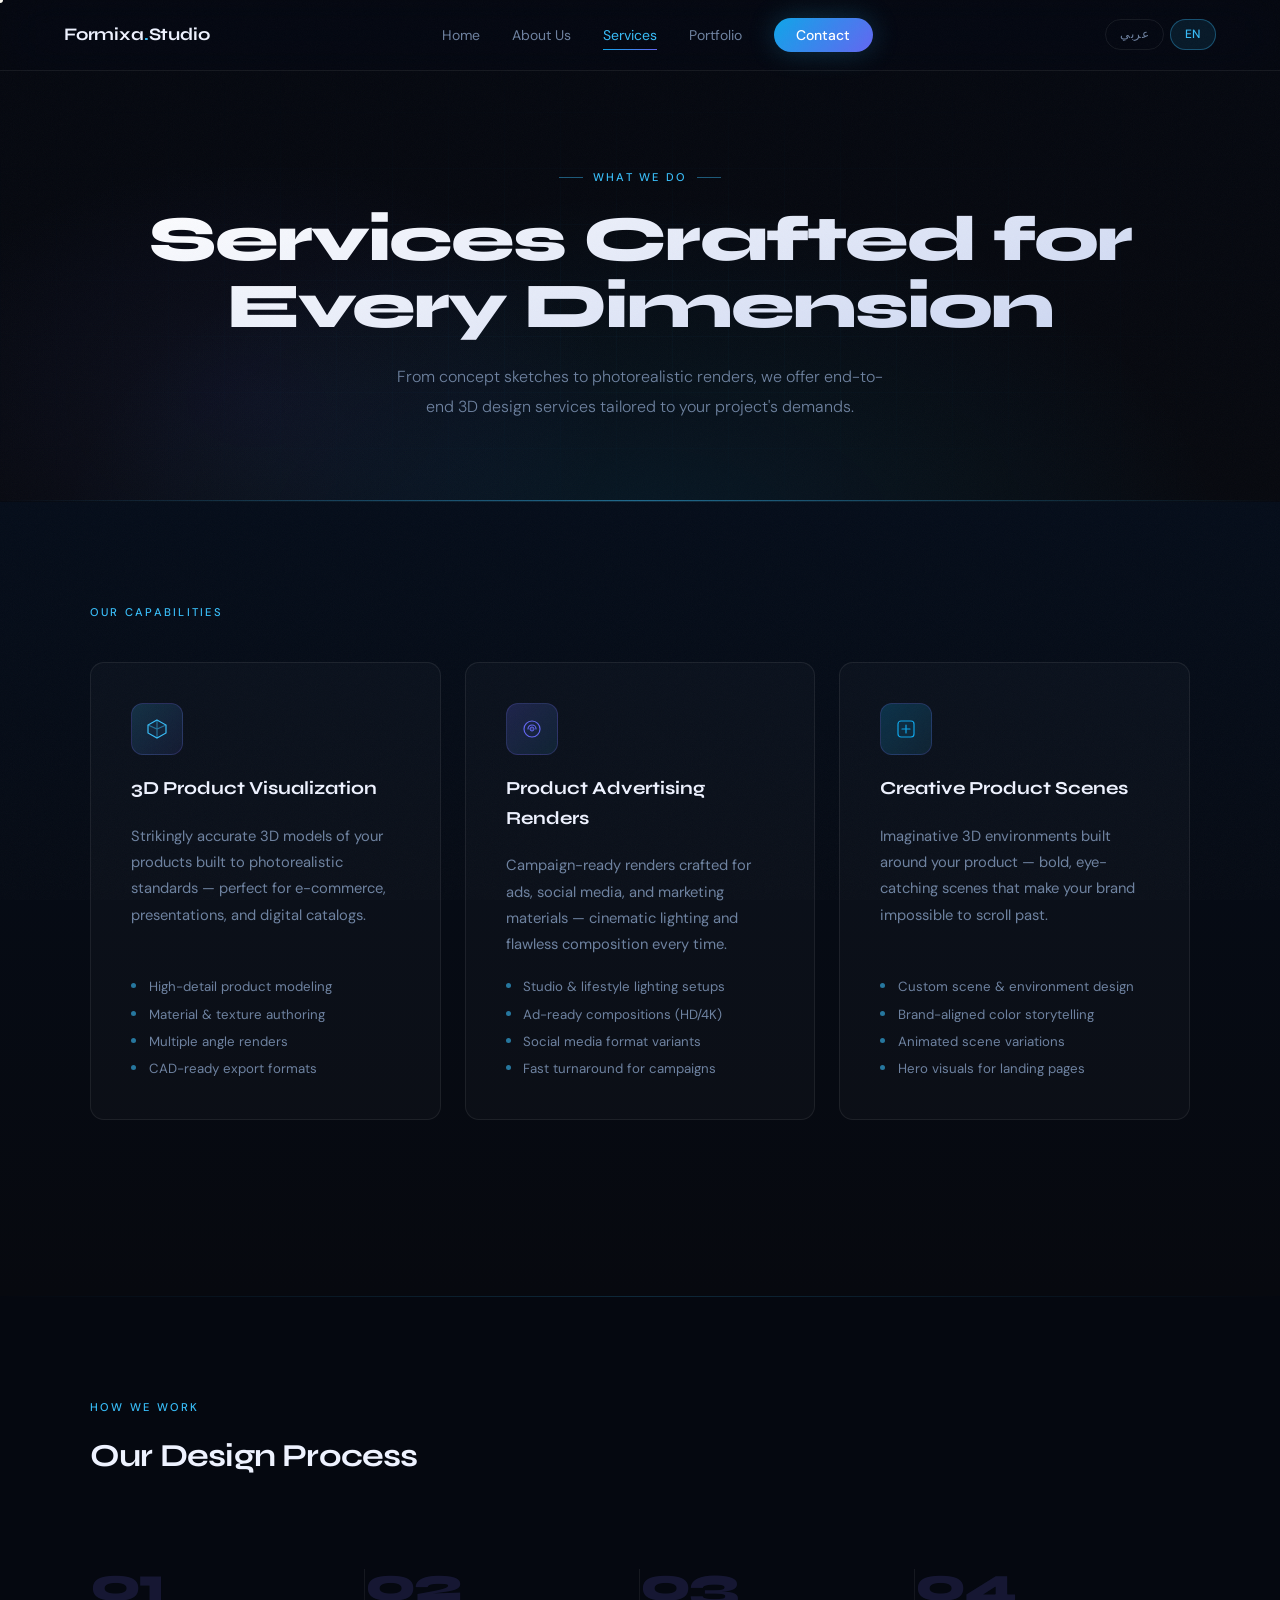
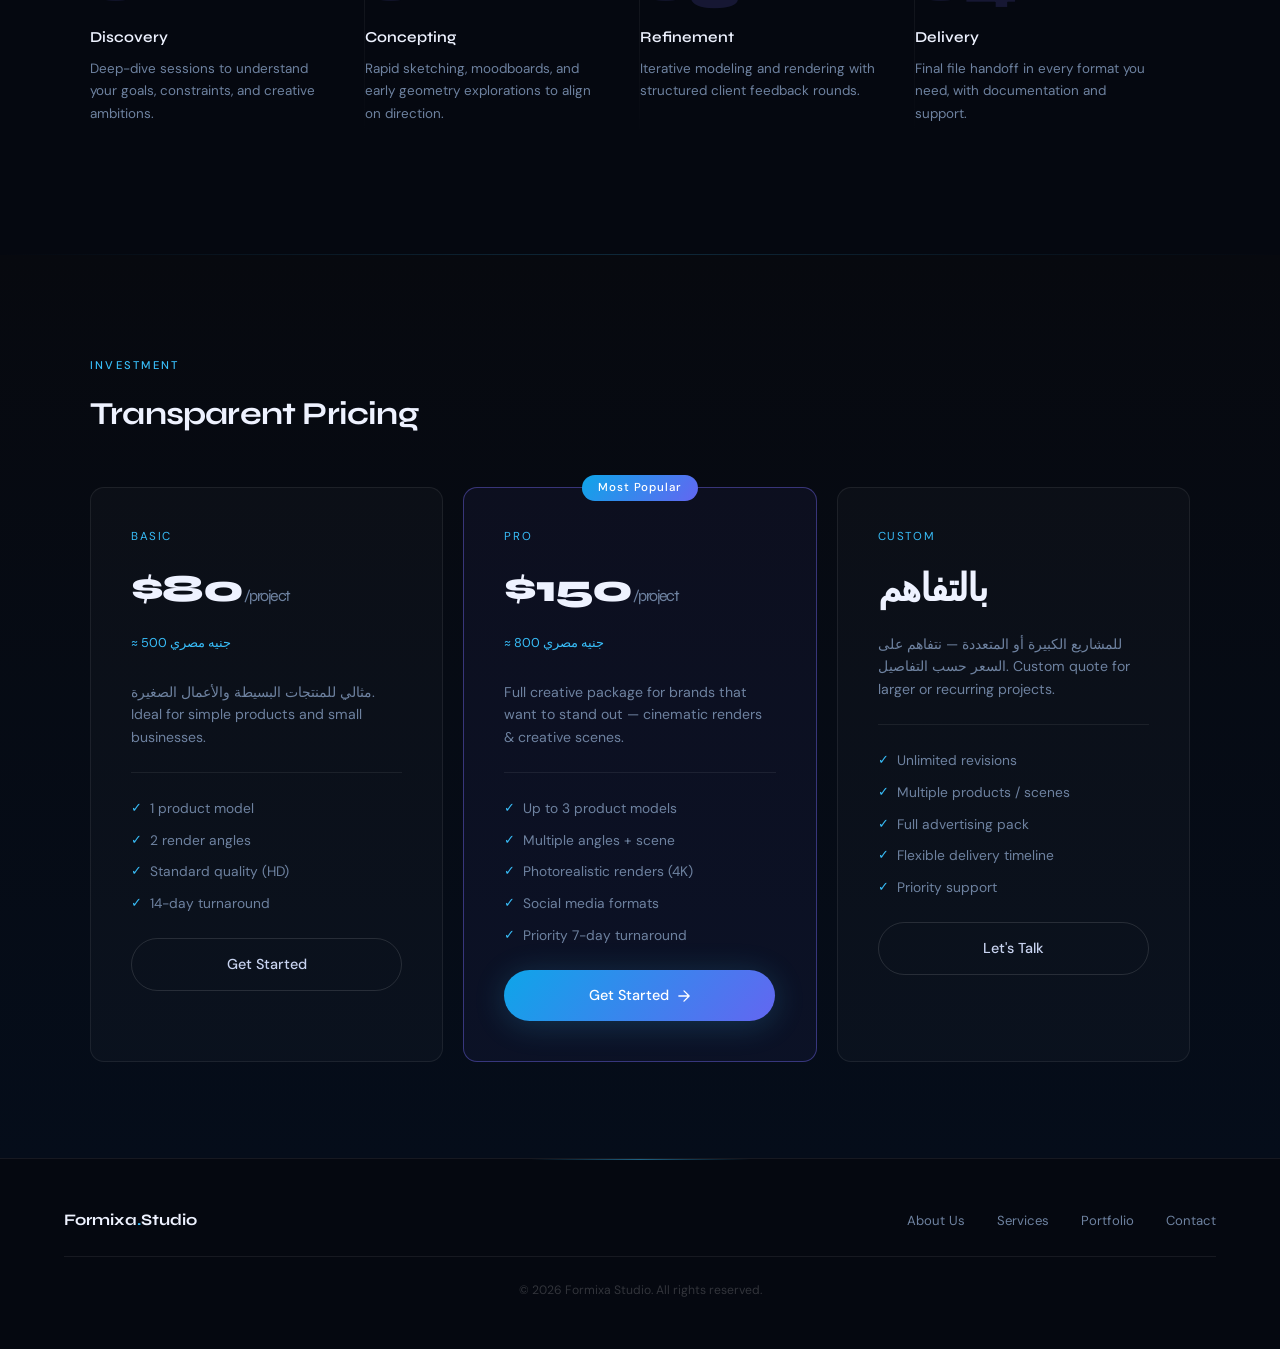
<file: services.html>
<!DOCTYPE html>
<html lang="en">
<head>
<meta charset="UTF-8">
<meta name="viewport" content="width=device-width, initial-scale=1.0">
<title>Services — Formixa Studio</title>
<link rel="stylesheet" href="style.css">
<style>
/* ── SERVICES BODY ── */
.services-body { padding: 6rem 4rem; background: linear-gradient(180deg, #050d1a 0%, #07090f 100%); }
.services-body-inner { max-width: 1100px; margin: 0 auto; }

.services-full-grid { display: grid; grid-template-columns: 1fr 1fr; gap: 1.5rem; margin-bottom: 5rem; }

.service-full-card {
  border: 1px solid var(--c-border); border-radius: var(--radius);
  padding: 2.5rem; background: rgba(255,255,255,0.025);
  transition: border-color 0.3s, transform 0.3s, background 0.3s;
  display: flex; flex-direction: column; gap: 1.2rem;
}
.service-full-card:hover { border-color: var(--c-border-hover); transform: translateY(-4px); background: rgba(124,111,255,0.04); }

.service-full-icon {
  width: 52px; height: 52px; border-radius: 12px;
  display: flex; align-items: center; justify-content: center;
  border: 1px solid rgba(124,111,255,0.2);
}
.ic-purple { background: linear-gradient(135deg,rgba(56,189,248,0.18),rgba(99,102,241,0.1)); }
.ic-blue   { background: linear-gradient(135deg,rgba(99,102,241,0.22),rgba(56,189,248,0.1)); }
.ic-teal   { background: linear-gradient(135deg,rgba(14,165,233,0.22),rgba(56,189,248,0.1)); }
.ic-violet { background: linear-gradient(135deg,rgba(99,102,241,0.22),rgba(14,165,233,0.1)); }

.service-full-card h3 { font-family: var(--ff-display); font-size: 1.15rem; font-weight: 700; }
.service-full-card p { font-size: 0.92rem; color: var(--c-muted); line-height: 1.78; flex: 1; }

.service-features { list-style: none; display: flex; flex-direction: column; gap: 6px; }
.service-features li {
  font-size: 0.83rem; color: var(--c-muted);
  padding-left: 1.1rem; position: relative;
}
.service-features li::before {
  content: ''; position: absolute; left: 0; top: 7px;
  width: 5px; height: 5px; border-radius: 50%; background: var(--c-accent); opacity: 0.6;
}

/* ── PROCESS ── */
.process { padding: 6rem 4rem; background: var(--c-bg); }
.process-inner { max-width: 1100px; margin: 0 auto; }
.process h2 { font-family: var(--ff-display); font-size: clamp(1.6rem,2.5vw,2.2rem); font-weight: 700; letter-spacing: -0.025em; margin-bottom: 3rem; }
.process-steps { display: grid; grid-template-columns: repeat(4,1fr); gap: 0; }
.process-step { position: relative; padding: 2rem 2rem 2rem 0; }
.process-step:not(:last-child)::after {
  content: ''; position: absolute; right: 0; top: 2.5rem;
  width: 1px; height: calc(100% - 4rem);
  background: linear-gradient(to bottom, var(--c-border), transparent);
}
.step-num {
  font-family: var(--ff-display); font-size: 3rem; font-weight: 800;
  color: rgba(124,111,255,0.15); letter-spacing: -0.05em; line-height: 1;
  margin-bottom: 1rem;
}
.process-step h3 { font-family: var(--ff-display); font-size: 0.95rem; font-weight: 600; margin-bottom: 0.5rem; }
.process-step p { font-size: 0.84rem; color: var(--c-muted); line-height: 1.7; }

/* ── PRICING ── */
.pricing { padding: 6rem 4rem; background: linear-gradient(180deg, #07090f 0%, #050d1a 100%); }
.pricing-inner { max-width: 1100px; margin: 0 auto; }
.pricing h2 { font-family: var(--ff-display); font-size: clamp(1.6rem,2.5vw,2.2rem); font-weight: 700; letter-spacing: -0.025em; margin-bottom: 3rem; }
.pricing-grid { display: grid; grid-template-columns: repeat(3,1fr); gap: 1.25rem; }

.pricing-card {
  border: 1px solid var(--c-border); border-radius: var(--radius);
  padding: 2.5rem; background: rgba(255,255,255,0.025);
  display: flex; flex-direction: column; gap: 1.5rem;
  transition: transform 0.3s, border-color 0.3s;
}
.pricing-card:hover { transform: translateY(-4px); border-color: var(--c-border-hover); }
.pricing-card.featured {
  border-color: rgba(124,111,255,0.4); background: rgba(124,111,255,0.06);
  position: relative;
}
.featured-badge {
  position: absolute; top: -13px; left: 50%; transform: translateX(-50%);
  background: linear-gradient(130deg,#0ea5e9,#6366f1);
  color: #fff; font-size: 0.72rem; font-weight: 500; letter-spacing: 0.08em;
  padding: 4px 16px; border-radius: 100px;
}
.pricing-tier { font-size: 0.72rem; letter-spacing: 0.14em; text-transform: uppercase; color: var(--c-accent); }
.pricing-price { font-family: var(--ff-display); font-size: 2.4rem; font-weight: 800; letter-spacing: -0.04em; line-height: 1; }
.pricing-price span { font-size: 1rem; font-weight: 400; color: var(--c-muted); }
.pricing-desc { font-size: 0.88rem; color: var(--c-muted); line-height: 1.6; }
.pricing-divider { height: 1px; background: var(--c-border); }
.pricing-features { list-style: none; display: flex; flex-direction: column; gap: 0.6rem; }
.pricing-features li { font-size: 0.86rem; color: var(--c-muted); display: flex; gap: 8px; align-items: flex-start; }
.pricing-features li::before { content: '✓'; color: var(--c-accent); font-size: 0.8rem; flex-shrink: 0; margin-top: 1px; }
.pricing-card .btn-primary, .pricing-card .btn-outline { text-align: center; justify-content: center; }

@media (max-width: 900px) {
  .services-body { padding: 5rem 2rem; }
  .services-full-grid { grid-template-columns: 1fr; }
  .process { padding: 5rem 2rem; }
  .process-steps { grid-template-columns: 1fr 1fr; gap: 2rem; }
  .process-step::after { display: none; }
  .pricing { padding: 5rem 2rem; }
  .pricing-grid { grid-template-columns: 1fr; }
}
@media (max-width: 580px) {
  .process-steps { grid-template-columns: 1fr; }
}
</style>
</head>
<body>

<nav>
  <a href="index.html" class="logo">Formixa<em>.</em>Studio</a>
    <ul class="nav-links" id="navLinks">
    <li><a href="index.html">Home</a></li>
    <li><a href="about.html">About Us</a></li>
    <li><a href="services.html" class="active">Services</a></li>
    <li><a href="portfolio.html">Portfolio</a></li>
    <li><a href="contact.html" class="nav-cta">Contact</a></li>
    <li class="lang-switch-mobile" style="display:none;"><a href="services_ar.html" class="lang-btn">عربي</a><a href="#" class="lang-btn active">EN</a></li>  </ul>
    <div class="lang-switch">
    <a href="services_ar.html" class="lang-btn">عربي</a>
    <a href="#" class="lang-btn active">EN</a>
  </div>
  <button class="hamburger" id="hamburger" aria-label="Menu">
    <span></span><span></span><span></span>
  </button>
</nav>

<div class="page-header">
  <div class="page-header-bg"></div>
  <div class="page-header-line"></div>
  <div class="page-header-content reveal">
    <div class="page-eyebrow">What we do</div>
    <h1>Services Crafted for<br>Every Dimension</h1>
    <p>From concept sketches to photorealistic renders, we offer end-to-end 3D design services tailored to your project's demands.</p>
  </div>
</div>

<div class="divider"></div>

<!-- SERVICES GRID -->
<section class="services-body">
  <div class="services-body-inner">
    <p class="section-label" style="margin-bottom:2.5rem;">Our capabilities</p>
    <div class="services-full-grid" data-stagger="0.12" style="grid-template-columns: 1fr 1fr 1fr;">
      <div class="service-full-card">
        <div class="service-full-icon ic-purple">
          <svg width="22" height="22" viewBox="0 0 22 22" fill="none"><path d="M11 2L20 7V15L11 20L2 15V7L11 2Z" stroke="#38bdf8" stroke-width="1.2"/><path d="M11 2v18M2 7l9 4 9-4" stroke="#38bdf8" stroke-width="1.2" stroke-opacity="0.5"/></svg>
        </div>
        <h3>3D Product Visualization</h3>
        <p>Strikingly accurate 3D models of your products built to photorealistic standards — perfect for e-commerce, presentations, and digital catalogs.</p>
        <ul class="service-features">
          <li>High-detail product modeling</li>
          <li>Material & texture authoring</li>
          <li>Multiple angle renders</li>
          <li>CAD-ready export formats</li>
        </ul>
      </div>
      <div class="service-full-card">
        <div class="service-full-icon ic-blue">
          <svg width="22" height="22" viewBox="0 0 22 22" fill="none"><circle cx="11" cy="11" r="8" stroke="#6366f1" stroke-width="1.2"/><path d="M7 11a4 4 0 0 1 8 0" stroke="#6366f1" stroke-width="1.2" stroke-linecap="round"/><circle cx="11" cy="11" r="2" fill="rgba(99,102,241,0.3)" stroke="#6366f1" stroke-width="1"/></svg>
        </div>
        <h3>Product Advertising Renders</h3>
        <p>Campaign-ready renders crafted for ads, social media, and marketing materials — cinematic lighting and flawless composition every time.</p>
        <ul class="service-features">
          <li>Studio & lifestyle lighting setups</li>
          <li>Ad-ready compositions (HD/4K)</li>
          <li>Social media format variants</li>
          <li>Fast turnaround for campaigns</li>
        </ul>
      </div>
      <div class="service-full-card">
        <div class="service-full-icon ic-teal">
          <svg width="22" height="22" viewBox="0 0 22 22" fill="none"><rect x="3" y="3" width="16" height="16" rx="3" stroke="#0ea5e9" stroke-width="1.2"/><path d="M7 11h8M11 7v8" stroke="#0ea5e9" stroke-width="1.2" stroke-linecap="round"/></svg>
        </div>
        <h3>Creative Product Scenes</h3>
        <p>Imaginative 3D environments built around your product — bold, eye-catching scenes that make your brand impossible to scroll past.</p>
        <ul class="service-features">
          <li>Custom scene & environment design</li>
          <li>Brand-aligned color storytelling</li>
          <li>Animated scene variations</li>
          <li>Hero visuals for landing pages</li>
        </ul>
      </div>
    </div>
  </div>
</section>

<div class="divider"></div>

<!-- PROCESS -->
<section class="process">
  <div class="process-inner">
    <p class="section-label">How we work</p>
    <h2>Our Design Process</h2>
    <div class="process-steps" data-stagger="0.1">
      <div class="process-step">
        <div class="step-num">01</div>
        <h3>Discovery</h3>
        <p>Deep-dive sessions to understand your goals, constraints, and creative ambitions.</p>
      </div>
      <div class="process-step">
        <div class="step-num">02</div>
        <h3>Concepting</h3>
        <p>Rapid sketching, moodboards, and early geometry explorations to align on direction.</p>
      </div>
      <div class="process-step">
        <div class="step-num">03</div>
        <h3>Refinement</h3>
        <p>Iterative modeling and rendering with structured client feedback rounds.</p>
      </div>
      <div class="process-step">
        <div class="step-num">04</div>
        <h3>Delivery</h3>
        <p>Final file handoff in every format you need, with documentation and support.</p>
      </div>
    </div>
  </div>
</section>

<div class="divider"></div>

<!-- PRICING -->
<section class="pricing">
  <div class="pricing-inner">
    <p class="section-label">Investment</p>
    <h2>Transparent Pricing</h2>
    <div class="pricing-grid" data-stagger="0.12">
      <div class="pricing-card">
        <div class="pricing-tier">Basic</div>
        <div class="pricing-price">$80<span> /project</span></div>
        <p class="pricing-desc" style="font-size:0.8rem;color:var(--c-accent);margin-bottom:0.2rem;">≈ 500 جنيه مصري</p>
        <p class="pricing-desc">مثالي للمنتجات البسيطة والأعمال الصغيرة. Ideal for simple products and small businesses.</p>
        <div class="pricing-divider"></div>
        <ul class="pricing-features">
          <li>1 product model</li>
          <li>2 render angles</li>
          <li>Standard quality (HD)</li>
          <li>14-day turnaround</li>
        </ul>
        <a href="contact.html" class="btn-outline">Get Started</a>
      </div>
      <div class="pricing-card featured">
        <div class="featured-badge">Most Popular</div>
        <div class="pricing-tier">Pro</div>
        <div class="pricing-price">$150<span> /project</span></div>
        <p class="pricing-desc" style="font-size:0.8rem;color:var(--c-accent);margin-bottom:0.2rem;">≈ 800 جنيه مصري</p>
        <p class="pricing-desc">Full creative package for brands that want to stand out — cinematic renders & creative scenes.</p>
        <div class="pricing-divider"></div>
        <ul class="pricing-features">
          <li>Up to 3 product models</li>
          <li>Multiple angles + scene</li>
          <li>Photorealistic renders (4K)</li>
          <li>Social media formats</li>
          <li>Priority 7-day turnaround</li>
        </ul>
        <a href="contact.html" class="btn-primary">Get Started
          <svg width="12" height="12" viewBox="0 0 14 14" fill="none"><path d="M1 7h12M7 1l6 6-6 6" stroke="white" stroke-width="1.5" stroke-linecap="round" stroke-linejoin="round"/></svg>
        </a>
      </div>
      <div class="pricing-card">
        <div class="pricing-tier">Custom</div>
        <div class="pricing-price">بالتفاهم</div>
        <p class="pricing-desc">للمشاريع الكبيرة أو المتعددة — نتفاهم على السعر حسب التفاصيل. Custom quote for larger or recurring projects.</p>
        <div class="pricing-divider"></div>
        <ul class="pricing-features">
          <li>Unlimited revisions</li>
          <li>Multiple products / scenes</li>
          <li>Full advertising pack</li>
          <li>Flexible delivery timeline</li>
          <li>Priority support</li>
        </ul>
        <a href="contact.html" class="btn-outline">Let's Talk</a>
      </div>
    </div>
  </div>
</section>

<footer>
  <div class="footer-logo">Formixa<em>.</em>Studio</div>
  <ul class="footer-links">
    <li><a href="about.html">About Us</a></li>
    <li><a href="services.html">Services</a></li>
    <li><a href="portfolio.html">Portfolio</a></li>
    <li><a href="contact.html">Contact</a></li>
  </ul>
  <p class="footer-copy">&copy; 2026 Formixa Studio. All rights reserved.</p>
</footer>
<script src="animations.js"></script>
</body>
</html>
</file>
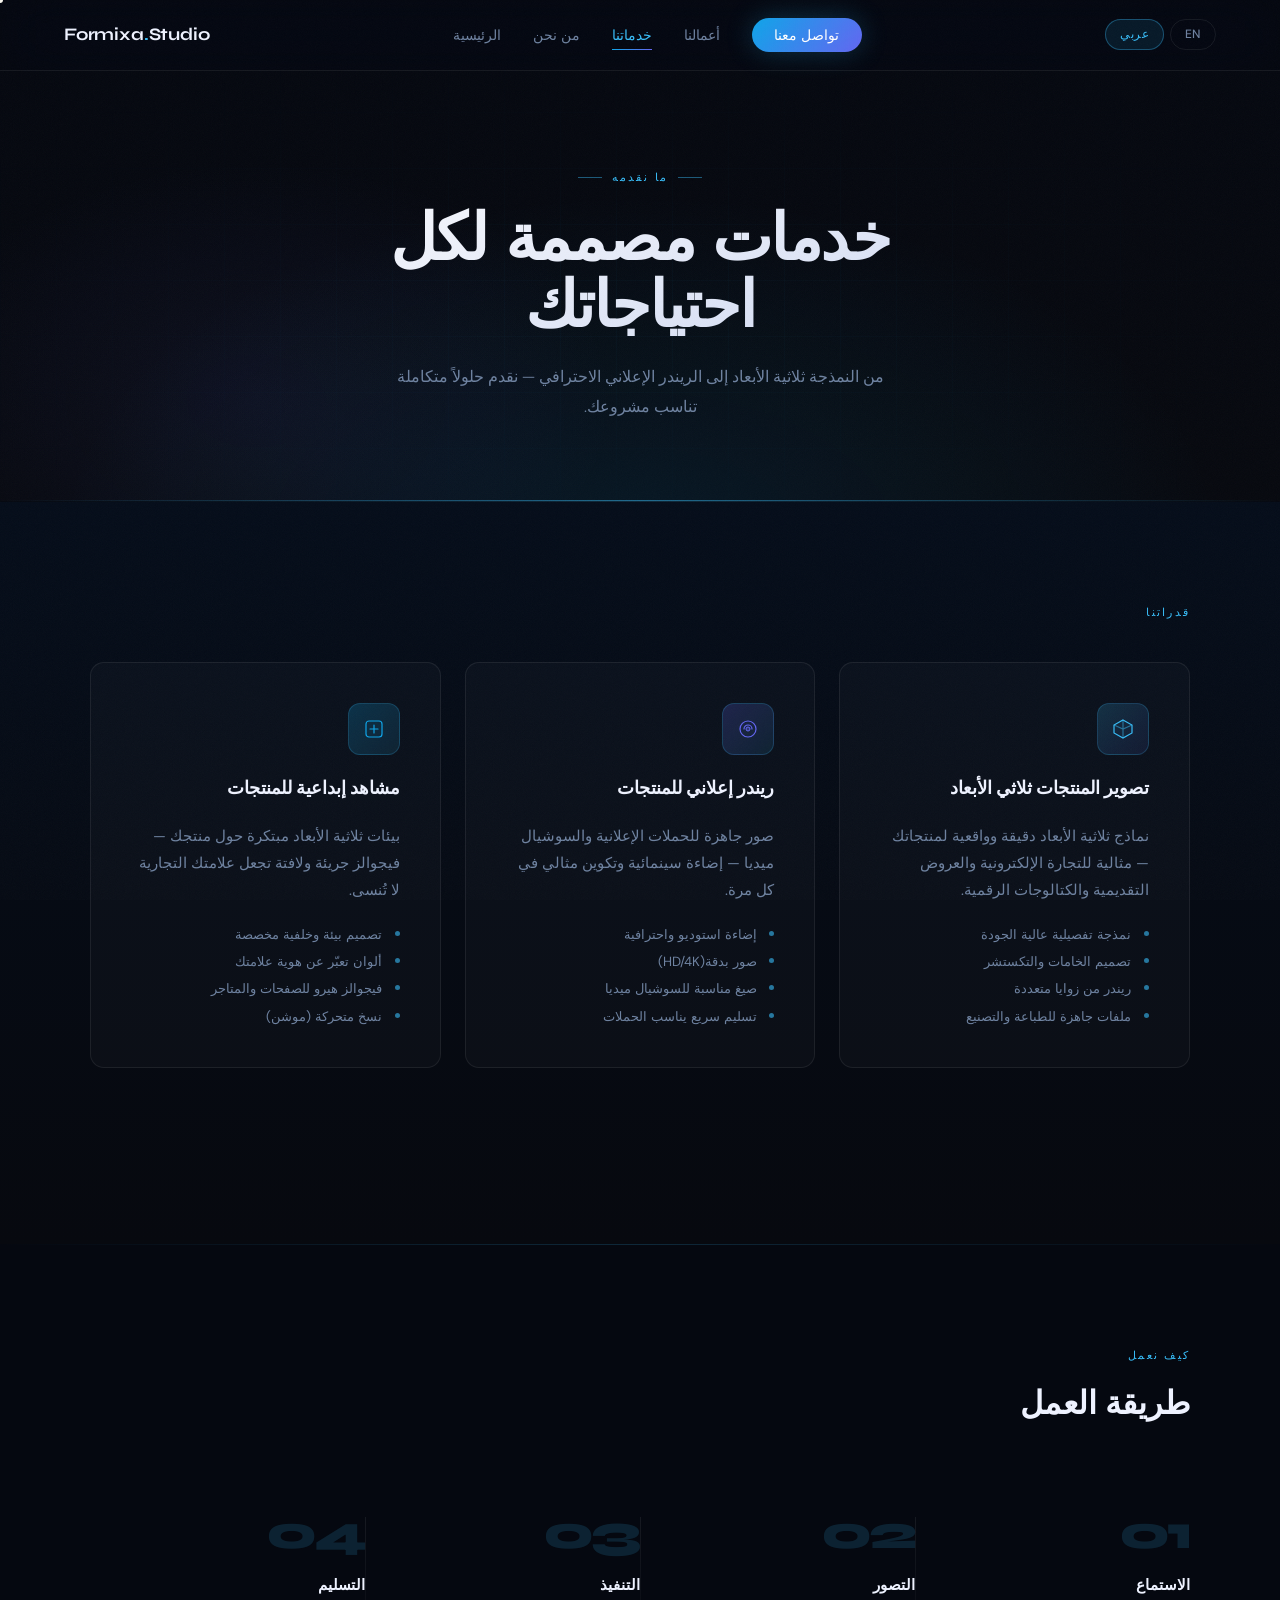
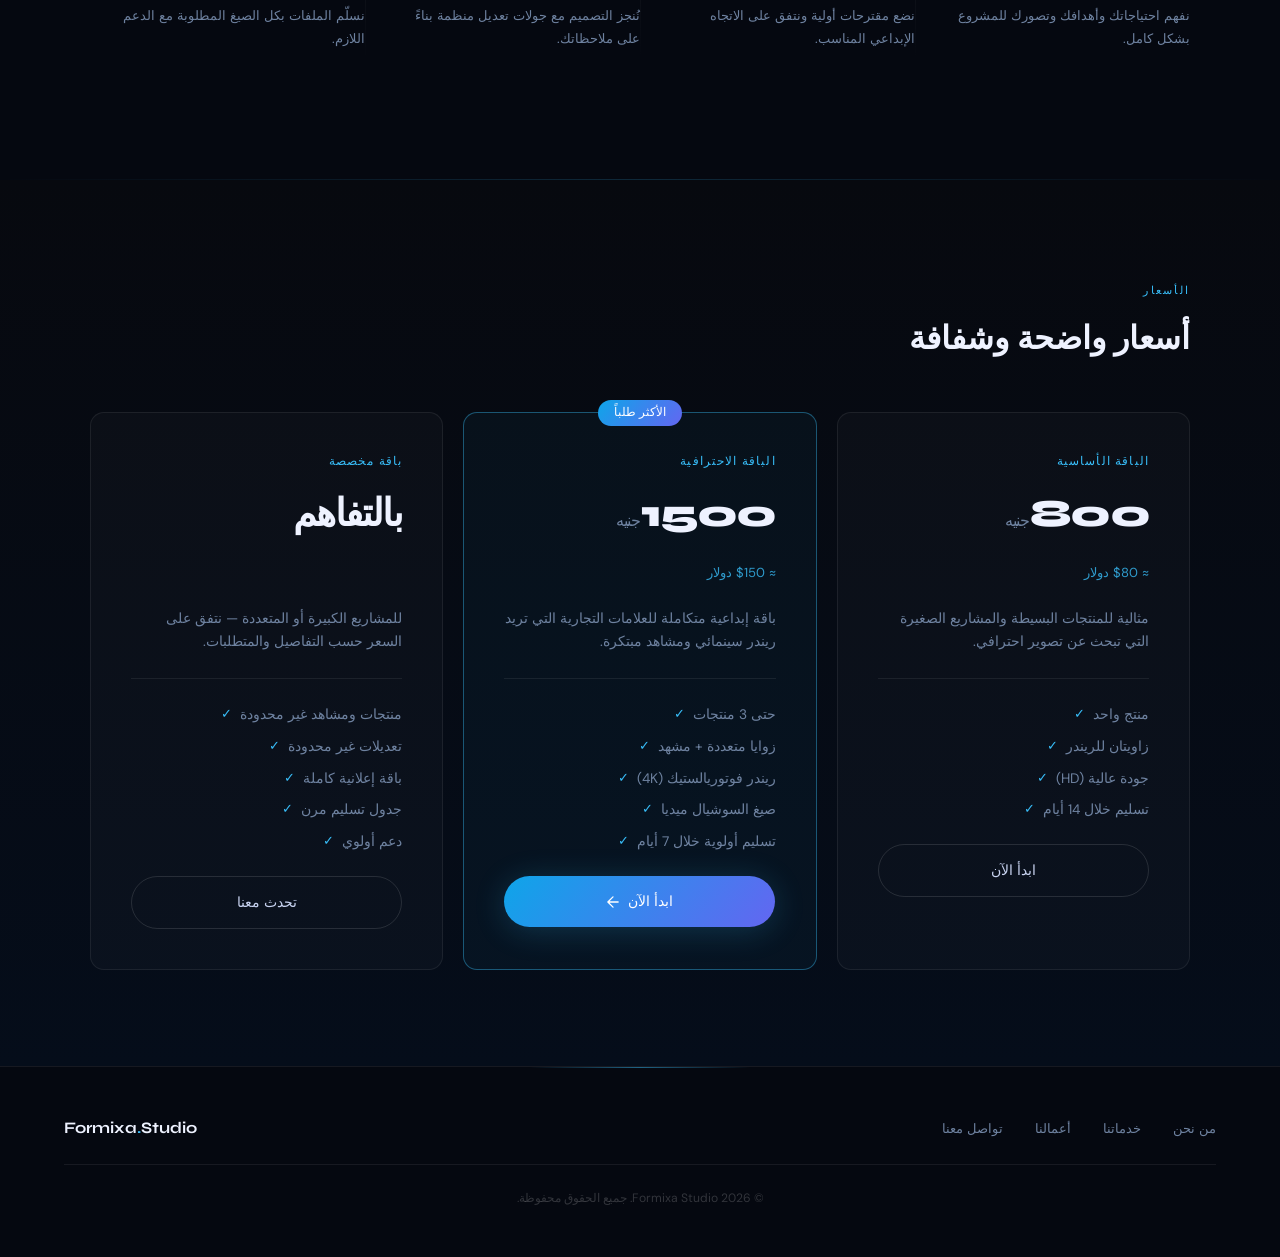
<file: services_ar.html>
<!DOCTYPE html>
<html lang="ar" dir="rtl">
<head>
<meta charset="UTF-8">
<meta name="viewport" content="width=device-width, initial-scale=1.0">
<title>الخدمات — فورميكسا ستوديو</title>
<link rel="stylesheet" href="style.css">
<style>
.services-body { padding: 6rem 4rem; background: linear-gradient(180deg, #050d1a 0%, #07090f 100%); }
.services-body-inner { max-width: 1100px; margin: 0 auto; }
.services-full-grid { display: grid; grid-template-columns: 1fr 1fr 1fr; gap: 1.5rem; margin-bottom: 5rem; }

.service-full-card {
  border: 1px solid var(--c-border); border-radius: var(--radius);
  padding: 2.5rem; background: rgba(255,255,255,0.025);
  transition: border-color 0.3s, transform 0.3s, background 0.3s;
  display: flex; flex-direction: column; gap: 1.2rem; direction: rtl;
}
.service-full-card:hover { border-color: var(--c-border-hover); transform: translateY(-4px); background: rgba(56,189,248,0.04); }
.service-full-icon { width: 52px; height: 52px; border-radius: 12px; display: flex; align-items: center; justify-content: center; border: 1px solid rgba(56,189,248,0.2); }
.ic-cyan   { background: linear-gradient(135deg,rgba(56,189,248,0.18),rgba(99,102,241,0.1)); }
.ic-indigo { background: linear-gradient(135deg,rgba(99,102,241,0.22),rgba(56,189,248,0.1)); }
.ic-sky    { background: linear-gradient(135deg,rgba(14,165,233,0.22),rgba(56,189,248,0.1)); }
.service-full-card h3 { font-family: var(--ff-display); font-size: 1.15rem; font-weight: 700; }
.service-full-card p { font-size: 0.92rem; color: var(--c-muted); line-height: 1.85; flex: 1; }
.service-features { list-style: none; display: flex; flex-direction: column; gap: 6px; }
.service-features li { font-size: 0.83rem; color: var(--c-muted); padding-right: 1.1rem; position: relative; }
.service-features li::before { content: ''; position: absolute; right: 0; top: 7px; width: 5px; height: 5px; border-radius: 50%; background: var(--c-accent); opacity: 0.6; }

/* PROCESS */
.process { padding: 6rem 4rem; background: var(--c-bg); }
.process-inner { max-width: 1100px; margin: 0 auto; direction: rtl; }
.process h2 { font-family: var(--ff-display); font-size: clamp(1.6rem,2.5vw,2.2rem); font-weight: 700; margin-bottom: 3rem; }
.process-steps { display: grid; grid-template-columns: repeat(4,1fr); gap: 0; }
.process-step { position: relative; padding: 2rem 0 2rem 2rem; }
.process-step:not(:last-child)::after { content: ''; position: absolute; left: 0; top: 2.5rem; width: 1px; height: calc(100% - 4rem); background: linear-gradient(to bottom, var(--c-border), transparent); }
.step-num { font-family: var(--ff-display); font-size: 3rem; font-weight: 800; color: rgba(56,189,248,0.15); letter-spacing: -0.05em; line-height: 1; margin-bottom: 1rem; }
.process-step h3 { font-family: var(--ff-display); font-size: 0.95rem; font-weight: 600; margin-bottom: 0.5rem; }
.process-step p { font-size: 0.84rem; color: var(--c-muted); line-height: 1.7; }

/* PRICING */
.pricing { padding: 6rem 4rem; background: linear-gradient(180deg, #07090f 0%, #050d1a 100%); }
.pricing-inner { max-width: 1100px; margin: 0 auto; direction: rtl; }
.pricing h2 { font-family: var(--ff-display); font-size: clamp(1.6rem,2.5vw,2.2rem); font-weight: 700; margin-bottom: 3rem; }
.pricing-grid { display: grid; grid-template-columns: repeat(3,1fr); gap: 1.25rem; }
.pricing-card { border: 1px solid var(--c-border); border-radius: var(--radius); padding: 2.5rem; background: rgba(255,255,255,0.025); display: flex; flex-direction: column; gap: 1.5rem; transition: transform 0.3s, border-color 0.3s; direction: rtl; }
.pricing-card:hover { transform: translateY(-4px); border-color: var(--c-border-hover); }
.pricing-card.featured { border-color: rgba(56,189,248,0.4); background: rgba(56,189,248,0.04); position: relative; }
.featured-badge { position: absolute; top: -13px; right: 50%; transform: translateX(50%); background: linear-gradient(130deg,#0ea5e9,#6366f1); color: #fff; font-size: 0.72rem; font-weight: 500; padding: 4px 16px; border-radius: 100px; }
.pricing-tier { font-size: 0.72rem; letter-spacing: 0.1em; text-transform: uppercase; color: var(--c-accent); }
.pricing-price { font-family: var(--ff-display); font-size: 2.4rem; font-weight: 800; letter-spacing: -0.04em; line-height: 1; }
.pricing-price span { font-size: 1rem; font-weight: 400; color: var(--c-muted); }
.pricing-egp { font-size: 0.82rem; color: var(--c-accent); margin-top: 4px; opacity: 0.8; }
.pricing-desc { font-size: 0.88rem; color: var(--c-muted); line-height: 1.7; }
.pricing-divider { height: 1px; background: var(--c-border); }
.pricing-features { list-style: none; display: flex; flex-direction: column; gap: 0.6rem; }
.pricing-features li { font-size: 0.86rem; color: var(--c-muted); display: flex; gap: 8px; align-items: flex-start; flex-direction: row-reverse; }
.pricing-features li::after { content: '✓'; color: var(--c-accent); font-size: 0.8rem; flex-shrink: 0; margin-top: 1px; }
.pricing-card .btn-primary, .pricing-card .btn-outline { text-align: center; justify-content: center; }

@media (max-width: 900px) {
  .services-body { padding: 5rem 2rem; }
  .services-full-grid { grid-template-columns: 1fr; }
  .process { padding: 5rem 2rem; }
  .process-steps { grid-template-columns: 1fr 1fr; gap: 2rem; }
  .process-step::after { display: none; }
  .pricing { padding: 5rem 2rem; }
  .pricing-grid { grid-template-columns: 1fr; }
}
@media (max-width: 580px) {
  .process-steps { grid-template-columns: 1fr; }
}
</style>
</head>
<body>

<nav>
  <a href="index_ar.html" class="logo">Formixa<em>.</em>Studio</a>
    <ul class="nav-links" id="navLinks">
    <li><a href="index_ar.html">الرئيسية</a></li>
    <li><a href="about_ar.html">من نحن</a></li>
    <li><a href="services_ar.html" class="active">خدماتنا</a></li>
    <li><a href="portfolio_ar.html">أعمالنا</a></li>
    <li><a href="contact_ar.html" class="nav-cta">تواصل معنا</a></li>
    <li class="lang-switch-mobile" style="display:none;"><a href="services.html" class="lang-btn">EN</a><a href="#" class="lang-btn active">عربي</a></li>  </ul>
    <div class="lang-switch">
    <a href="services.html" class="lang-btn">EN</a>
    <a href="#" class="lang-btn active">عربي</a>
  </div>
  <button class="hamburger" id="hamburger" aria-label="Menu">
    <span></span><span></span><span></span>
  </button>
</nav>

<div class="page-header">
  <div class="page-header-bg"></div>
  <div class="page-header-line"></div>
  <div class="page-header-content reveal" style="direction:rtl;">
    <div class="page-eyebrow">ما نقدمه</div>
    <h1>خدمات مصممة لكل<br>احتياجاتك</h1>
    <p>من النمذجة ثلاثية الأبعاد إلى الريندر الإعلاني الاحترافي — نقدم حلولاً متكاملة تناسب مشروعك.</p>
  </div>
</div>

<div class="divider"></div>

<!-- SERVICES -->
<section class="services-body">
  <div class="services-body-inner">
    <p class="section-label" style="margin-bottom:2.5rem; direction:rtl;">قدراتنا</p>
    <div class="services-full-grid" data-stagger="0.12">
      <div class="service-full-card">
        <div class="service-full-icon ic-cyan">
          <svg width="22" height="22" viewBox="0 0 22 22" fill="none"><path d="M11 2L20 7V15L11 20L2 15V7L11 2Z" stroke="#38bdf8" stroke-width="1.2"/><path d="M11 2v18M2 7l9 4 9-4" stroke="#38bdf8" stroke-width="1.2" stroke-opacity="0.5"/></svg>
        </div>
        <h3>تصوير المنتجات ثلاثي الأبعاد</h3>
        <p>نماذج ثلاثية الأبعاد دقيقة وواقعية لمنتجاتك — مثالية للتجارة الإلكترونية والعروض التقديمية والكتالوجات الرقمية.</p>
        <ul class="service-features">
          <li>نمذجة تفصيلية عالية الجودة</li>
          <li>تصميم الخامات والتكستشر</li>
          <li>ريندر من زوايا متعددة</li>
          <li>ملفات جاهزة للطباعة والتصنيع</li>
        </ul>
      </div>
      <div class="service-full-card">
        <div class="service-full-icon ic-indigo">
          <svg width="22" height="22" viewBox="0 0 22 22" fill="none"><circle cx="11" cy="11" r="8" stroke="#6366f1" stroke-width="1.2"/><path d="M7 11a4 4 0 0 1 8 0" stroke="#6366f1" stroke-width="1.2" stroke-linecap="round"/><circle cx="11" cy="11" r="2" fill="rgba(99,102,241,0.3)" stroke="#6366f1" stroke-width="1"/></svg>
        </div>
        <h3>ريندر إعلاني للمنتجات</h3>
        <p>صور جاهزة للحملات الإعلانية والسوشيال ميديا — إضاءة سينمائية وتكوين مثالي في كل مرة.</p>
        <ul class="service-features">
          <li>إضاءة استوديو واحترافية</li>
          <li> صور بدقة(HD/4K)</li>
          <li>صيغ مناسبة للسوشيال ميديا</li>
          <li>تسليم سريع يناسب الحملات</li>
        </ul>
      </div>
      <div class="service-full-card">
        <div class="service-full-icon ic-sky">
          <svg width="22" height="22" viewBox="0 0 22 22" fill="none"><rect x="3" y="3" width="16" height="16" rx="3" stroke="#0ea5e9" stroke-width="1.2"/><path d="M7 11h8M11 7v8" stroke="#0ea5e9" stroke-width="1.2" stroke-linecap="round"/></svg>
        </div>
        <h3>مشاهد إبداعية للمنتجات</h3>
        <p>بيئات ثلاثية الأبعاد مبتكرة حول منتجك — فيجوالز جريئة ولافتة تجعل علامتك التجارية لا تُنسى.</p>
        <ul class="service-features">
          <li>تصميم بيئة وخلفية مخصصة</li>
          <li>ألوان تعبّر عن هوية علامتك</li>
          <li>فيجوالز هيرو للصفحات والمتاجر</li>
          <li>نسخ متحركة (موشن)</li>
        </ul>
      </div>
    </div>
  </div>
</section>

<div class="divider"></div>

<!-- PROCESS -->
<section class="process">
  <div class="process-inner">
    <p class="section-label">كيف نعمل</p>
    <h2>طريقة العمل</h2>
    <div class="process-steps" data-stagger="0.1">
      <div class="process-step">
        <div class="step-num">01</div>
        <h3>الاستماع</h3>
        <p>نفهم احتياجاتك وأهدافك وتصورك للمشروع بشكل كامل.</p>
      </div>
      <div class="process-step">
        <div class="step-num">02</div>
        <h3>التصور</h3>
        <p>نضع مقترحات أولية ونتفق على الاتجاه الإبداعي المناسب.</p>
      </div>
      <div class="process-step">
        <div class="step-num">03</div>
        <h3>التنفيذ</h3>
        <p>نُنجز التصميم مع جولات تعديل منظمة بناءً على ملاحظاتك.</p>
      </div>
      <div class="process-step">
        <div class="step-num">04</div>
        <h3>التسليم</h3>
        <p>نسلّم الملفات بكل الصيغ المطلوبة مع الدعم اللازم.</p>
      </div>
    </div>
  </div>
</section>

<div class="divider"></div>

<!-- PRICING -->
<section class="pricing">
  <div class="pricing-inner">
    <p class="section-label">الأسعار</p>
    <h2>أسعار واضحة وشفافة</h2>
    <div class="pricing-grid" data-stagger="0.12">
      <div class="pricing-card">
        <div class="pricing-tier">الباقة الأساسية</div>
        <div class="pricing-price">800<span> جنيه</span></div>
        <div class="pricing-egp">≈ $80 دولار</div>
        <p class="pricing-desc">مثالية للمنتجات البسيطة والمشاريع الصغيرة التي تبحث عن تصوير احترافي.</p>
        <div class="pricing-divider"></div>
        <ul class="pricing-features">
          <li>منتج واحد</li>
          <li>زاويتان للريندر</li>
          <li>جودة عالية (HD)</li>
          <li>تسليم خلال 14 أيام</li>
        </ul>
        <a href="contact_ar.html" class="btn-outline">ابدأ الآن</a>
      </div>
      <div class="pricing-card featured">
        <div class="featured-badge">الأكثر طلباً</div>
        <div class="pricing-tier">الباقة الاحترافية</div>
        <div class="pricing-price">1500<span> جنيه</span></div>
        <div class="pricing-egp">≈ $150 دولار</div>
        <p class="pricing-desc">باقة إبداعية متكاملة للعلامات التجارية التي تريد ريندر سينمائي ومشاهد مبتكرة.</p>
        <div class="pricing-divider"></div>
        <ul class="pricing-features">
          <li>حتى 3 منتجات</li>
          <li>زوايا متعددة + مشهد</li>
          <li>ريندر فوتوريالستيك (4K)</li>
          <li>صيغ السوشيال ميديا</li>
          <li>تسليم أولوية خلال 7 أيام</li>
        </ul>
        <a href="contact_ar.html" class="btn-primary">ابدأ الآن
          <svg width="12" height="12" viewBox="0 0 14 14" fill="none"><path d="M13 7H1M7 13l-6-6 6-6" stroke="white" stroke-width="1.5" stroke-linecap="round" stroke-linejoin="round"/></svg>
        </a>
      </div>
      <div class="pricing-card">
        <div class="pricing-tier">باقة مخصصة</div>
        <div class="pricing-price">بالتفاهم</div>
        <div class="pricing-egp">&nbsp;</div>
        <p class="pricing-desc">للمشاريع الكبيرة أو المتعددة — نتفق على السعر حسب التفاصيل والمتطلبات.</p>
        <div class="pricing-divider"></div>
        <ul class="pricing-features">
          <li>منتجات ومشاهد غير محدودة</li>
          <li>تعديلات غير محدودة</li>
          <li>باقة إعلانية كاملة</li>
          <li>جدول تسليم مرن</li>
          <li>دعم أولوي</li>
        </ul>
        <a href="contact_ar.html" class="btn-outline">تحدث معنا</a>
      </div>
    </div>
  </div>
</section>

<footer>
  <div class="footer-logo">Formixa<em>.</em>Studio</div>
  <ul class="footer-links">
    <li><a href="about_ar.html">من نحن</a></li>
    <li><a href="services_ar.html">خدماتنا</a></li>
    <li><a href="portfolio_ar.html">أعمالنا</a></li>
    <li><a href="contact_ar.html">تواصل معنا</a></li>
  </ul>
  <p class="footer-copy">&copy; 2026 Formixa Studio. جميع الحقوق محفوظة.</p>
</footer>
<script src="animations.js"></script>
</body>
</html>
</file>
<file: style.css>
@import url('https://fonts.googleapis.com/css2?family=Syne:wght@400;500;600;700;800&family=DM+Sans:ital,opsz,wght@0,9..40,300;0,9..40,400;0,9..40,500;1,9..40,300&display=swap');

*, *::before, *::after { box-sizing: border-box; margin: 0; padding: 0; }

:root {
  --ff-display: 'Syne', 'Trebuchet MS', sans-serif;
  --ff-body: 'DM Sans', 'Segoe UI', sans-serif;

  /* Core palette — deeper & richer */
  --c-bg:           #050810;
  --c-bg-2:         #07090f;
  --c-surface:      #0b0e1a;
  --c-surface-2:    #0f1220;
  --c-text:         #eef2ff;
  --c-text-2:       #c8d3f0;
  --c-muted:        #6e82a0;
  --c-muted-2:      #4a5a72;

  /* Accent system */
  --c-accent:       #38bdf8;
  --c-accent-2:     #6366f1;
  --c-accent-3:     #a78bfa;
  --c-gold:         #f59e0b;

  /* Borders */
  --c-border:       rgba(255,255,255,0.07);
  --c-border-2:     rgba(255,255,255,0.04);
  --c-border-hover: rgba(56,189,248,0.45);
  --c-border-glow:  rgba(56,189,248,0.2);

  /* Gradients */
  --g-accent:  linear-gradient(130deg, #0ea5e9 0%, #6366f1 100%);
  --g-surface: linear-gradient(135deg, rgba(56,189,248,0.06) 0%, rgba(99,102,241,0.04) 100%);
  --g-dark:    linear-gradient(180deg, #050810 0%, #07090f 100%);

  /* Effects */
  --radius:     14px;
  --radius-sm:  8px;
  --radius-lg:  20px;
  --ease:       cubic-bezier(0.4, 0, 0.2, 1);
  --ease-spring: cubic-bezier(0.34, 1.56, 0.64, 1);

  /* Shadows */
  --shadow-sm:  0 2px 12px rgba(0,0,0,0.3);
  --shadow-md:  0 4px 32px rgba(0,0,0,0.5);
  --shadow-accent: 0 4px 32px rgba(56,189,248,0.2);
  --shadow-accent-lg: 0 8px 48px rgba(56,189,248,0.35);
}

/* ══ BASE ══ */
html {
  scroll-behavior: smooth;
  -webkit-overflow-scrolling: touch;
  text-rendering: optimizeLegibility;
  -webkit-font-smoothing: antialiased;
  -moz-osx-font-smoothing: grayscale;
}

* { -webkit-tap-highlight-color: transparent; }

::selection {
  background: rgba(56,189,248,0.25);
  color: #fff;
}

::-webkit-scrollbar { width: 5px; }
::-webkit-scrollbar-track { background: var(--c-bg); }
::-webkit-scrollbar-thumb {
  background: linear-gradient(to bottom, #38bdf8, #6366f1);
  border-radius: 100px;
}

body {
  font-family: var(--ff-body);
  background: var(--c-bg);
  color: var(--c-text);
  overflow-x: hidden;
  min-height: 100vh;
  line-height: 1.6;
}
body.nav-open { overflow: hidden; }

/* ── Noise texture overlay ── */
body::after {
  content: '';
  position: fixed; inset: 0; z-index: 9000;
  pointer-events: none; opacity: 0.028;
  background-image: url("data:image/svg+xml,%3Csvg viewBox='0 0 200 200' xmlns='http://www.w3.org/2000/svg'%3E%3Cfilter id='n'%3E%3CfeTurbulence type='fractalNoise' baseFrequency='0.9' numOctaves='4' stitchTiles='stitch'/%3E%3C/filter%3E%3Crect width='100%25' height='100%25' filter='url(%23n)'/%3E%3C/svg%3E");
  background-size: 160px 160px;
}

/* ══ CUSTOM CURSOR ══ */
@media (pointer: fine) {
  body { cursor: none; }
  a, button, [role="button"], label, select, input, textarea { cursor: none; }
}

.cursor-dot {
  position: fixed; top: 0; left: 0; z-index: 9999;
  width: 6px; height: 6px; border-radius: 50%;
  background: #fff;
  pointer-events: none;
  transform: translate(-50%, -50%);
  transition: width .15s, height .15s, background .15s;
  will-change: transform;
  mix-blend-mode: difference;
}
.cursor-ring {
  position: fixed; top: 0; left: 0; z-index: 9998;
  width: 36px; height: 36px; border-radius: 50%;
  border: 1px solid rgba(56,189,248,0.5);
  pointer-events: none;
  transform: translate(-50%, -50%);
  transition: width .3s var(--ease), height .3s var(--ease),
              border-color .3s, background .3s, opacity .3s;
  will-change: transform;
}
.cursor-ring.hovering {
  width: 56px; height: 56px;
  border-color: var(--c-accent);
  background: rgba(56,189,248,0.06);
}
.cursor-ring.clicking {
  width: 28px; height: 28px;
  background: rgba(56,189,248,0.15);
}
@media (pointer: coarse) {
  .cursor-dot, .cursor-ring { display: none; }
  body { cursor: auto; }
  a, button { cursor: pointer; }
}

/* ══ NAV ══ */
nav {
  position: fixed; top: 0; left: 0; right: 0; z-index: 200;
  display: flex; align-items: center; justify-content: space-between;
  padding: 1.2rem 4rem;
  background: rgba(5,8,16,0.65);
  border-bottom: 1px solid var(--c-border);
  backdrop-filter: blur(28px) saturate(180%);
  -webkit-backdrop-filter: blur(28px) saturate(180%);
  transition: padding .35s var(--ease), background .35s var(--ease), box-shadow .35s var(--ease);
}
nav.scrolled {
  padding-top: .75rem; padding-bottom: .75rem;
  background: rgba(5,8,16,0.92);
  box-shadow: 0 1px 0 var(--c-border), 0 8px 40px rgba(0,0,0,0.5);
}

.logo {
  font-family: var(--ff-display); font-size: 1.1rem; font-weight: 700;
  color: var(--c-text); text-decoration: none; letter-spacing: -0.01em;
  position: relative; display: inline-block;
  transition: color .2s;
}
.logo em { font-style: normal; color: var(--c-accent); }
.logo::after {
  content: ''; position: absolute; bottom: -3px; left: 0;
  width: 0; height: 1px; background: var(--g-accent);
  transition: width .35s var(--ease);
}
.logo:hover::after { width: 100%; }

.nav-links { display: flex; gap: 2rem; list-style: none; align-items: center; }
.nav-links a {
  font-size: .875rem; color: var(--c-muted); text-decoration: none;
  transition: color .2s; padding: .25rem 0; position: relative;
  font-weight: 400;
}
.nav-links a::after {
  content: ''; position: absolute; bottom: -2px; left: 0; right: 0;
  height: 1px; background: var(--g-accent);
  transform: scaleX(0); transform-origin: left;
  transition: transform .28s var(--ease);
}
.nav-links a:hover, .nav-links a.active { color: var(--c-text-2); }
.nav-links a:hover::after, .nav-links a.active::after { transform: scaleX(1); }
.nav-links a.active { color: var(--c-accent); }

.nav-cta {
  padding: .5rem 1.4rem !important;
  background: var(--g-accent) !important;
  border-radius: 100px; color: #fff !important; font-weight: 500 !important;
  box-shadow: 0 0 28px rgba(56,189,248,0.22);
  transition: box-shadow .3s, transform .2s !important;
  position: relative; overflow: hidden;
}
.nav-cta::before {
  content: ''; position: absolute; inset: 0;
  background: linear-gradient(130deg, rgba(255,255,255,0.2) 0%, transparent 60%);
  opacity: 0; transition: opacity .2s;
}
.nav-cta::after { display: none !important; }
.nav-cta:hover {
  box-shadow: 0 0 40px rgba(56,189,248,0.5) !important;
  transform: translateY(-2px) !important;
}
.nav-cta:hover::before { opacity: 1; }

/* Language switch */
.lang-switch { display: flex; gap: 6px; align-items: center; }
.lang-btn {
  padding: 5px 14px; border-radius: 100px;
  border: 1px solid var(--c-border);
  font-size: .75rem; font-weight: 500; letter-spacing: .04em;
  color: var(--c-muted); text-decoration: none;
  transition: all .2s;
}
.lang-btn.active,
.lang-btn:hover {
  background: rgba(56,189,248,0.1);
  border-color: rgba(56,189,248,0.35);
  color: var(--c-accent);
}

/* Hamburger */
.hamburger {
  display: none; flex-direction: column; gap: 5px;
  cursor: pointer; background: none; border: none; padding: 6px; z-index: 201;
}
.hamburger span {
  display: block; width: 22px; height: 1.5px;
  background: var(--c-text); border-radius: 2px;
  transition: all .3s var(--ease);
}
.hamburger.open span:nth-child(1) { transform: translateY(6.5px) rotate(45deg); }
.hamburger.open span:nth-child(2) { opacity: 0; transform: scaleX(0); }
.hamburger.open span:nth-child(3) { transform: translateY(-6.5px) rotate(-45deg); }

/* ══ PAGE HEADER ══ */
.page-header {
  padding: 10rem 4rem 5rem; text-align: center;
  position: relative; overflow: hidden;
}
.page-header-bg {
  position: absolute; inset: 0;
  background:
    radial-gradient(ellipse 900px 550px at 50% 110%, rgba(14,165,233,0.1) 0%, transparent 65%),
    radial-gradient(ellipse 600px 400px at 20% 80%, rgba(99,102,241,0.07) 0%, transparent 60%),
    linear-gradient(180deg, #050810 0%, #07090f 100%);
}
.page-header-bg::after {
  content: ''; position: absolute; inset: 0;
  background-image:
    linear-gradient(rgba(56,189,248,0.03) 1px, transparent 1px),
    linear-gradient(90deg, rgba(56,189,248,0.03) 1px, transparent 1px);
  background-size: 56px 56px;
  mask-image: radial-gradient(ellipse 90% 80% at 50% 60%, black 0%, transparent 70%);
  -webkit-mask-image: radial-gradient(ellipse 90% 80% at 50% 60%, black 0%, transparent 70%);
}
.page-header-line {
  position: absolute; bottom: 0; left: 0; right: 0; height: 1px;
  background: linear-gradient(90deg, transparent, rgba(56,189,248,0.5), transparent);
}
.page-header-content { position: relative; z-index: 2; }

.page-eyebrow {
  display: inline-flex; align-items: center; gap: 10px;
  font-size: .7rem; font-weight: 500; letter-spacing: .2em; text-transform: uppercase;
  color: var(--c-accent); margin-bottom: 1.2rem;
}
.page-eyebrow::before, .page-eyebrow::after {
  content: ''; display: block; width: 24px; height: 1px;
  background: var(--c-accent); opacity: .45;
}
.page-header h1 {
  font-family: var(--ff-display);
  font-size: clamp(2.4rem, 5.5vw, 4rem);
  font-weight: 800; letter-spacing: -0.03em; line-height: 1.06;
  margin-bottom: 1.3rem;
  background: linear-gradient(160deg, #fff 0%, var(--c-text-2) 100%);
  -webkit-background-clip: text; -webkit-text-fill-color: transparent; background-clip: text;
}
.page-header p {
  font-size: 1rem; font-weight: 300; color: var(--c-muted);
  max-width: 500px; margin: 0 auto; line-height: 1.85;
}

/* ══ SHARED ══ */
.section-label {
  font-size: .7rem; font-weight: 500; letter-spacing: .2em;
  text-transform: uppercase; color: var(--c-accent);
  margin-bottom: .8rem; display: inline-block;
}

.divider {
  width: 100%; height: 1px;
  background: linear-gradient(90deg, transparent, rgba(56,189,248,0.18), transparent);
}

/* ══ BUTTONS ══ */
.btn-primary {
  display: inline-flex; align-items: center; gap: 9px;
  padding: .875rem 2.25rem;
  background: var(--g-accent);
  color: #fff; font-family: var(--ff-body); font-size: .9rem; font-weight: 500;
  border: none; border-radius: 100px; cursor: pointer; text-decoration: none;
  box-shadow: var(--shadow-accent);
  transition: transform .2s var(--ease-spring), box-shadow .25s;
  position: relative; overflow: hidden;
  will-change: transform;
}
.btn-primary::before {
  content: ''; position: absolute; inset: 0;
  background: linear-gradient(130deg, rgba(255,255,255,0.22) 0%, transparent 60%);
  opacity: 0; transition: opacity .2s;
}
/* Shimmer */
.btn-primary::after {
  content: ''; position: absolute;
  top: 0; left: -100%; width: 50%; height: 100%;
  background: linear-gradient(90deg, transparent, rgba(255,255,255,0.12), transparent);
  transform: skewX(-20deg);
  transition: left .55s var(--ease);
}
.btn-primary:hover { transform: translateY(-3px); box-shadow: var(--shadow-accent-lg); }
.btn-primary:hover::before { opacity: 1; }
.btn-primary:hover::after { left: 160%; }
.btn-primary:active { transform: translateY(-1px); }

.btn-outline {
  display: inline-flex; align-items: center; gap: 9px;
  padding: .875rem 2.25rem; background: transparent;
  color: var(--c-text-2); font-family: var(--ff-body); font-size: .9rem; font-weight: 500;
  border: 1px solid rgba(255,255,255,0.12); border-radius: 100px; cursor: pointer;
  text-decoration: none;
  transition: border-color .25s, background .25s, transform .2s var(--ease-spring), color .2s;
  will-change: transform;
}
.btn-outline:hover {
  border-color: var(--c-border-hover);
  background: rgba(56,189,248,0.07);
  color: #fff;
  transform: translateY(-2px);
}

/* ══ CARDS — Enhanced ══ */
/* Gradient border card */
.grad-border {
  position: relative;
  background: var(--c-surface); border-radius: var(--radius);
}
.grad-border::before {
  content: ''; position: absolute; inset: -1px; z-index: -1;
  border-radius: calc(var(--radius) + 1px);
  background: linear-gradient(135deg, rgba(56,189,248,0.25), rgba(99,102,241,0.15), transparent 50%);
  opacity: 0; transition: opacity .35s;
}
.grad-border:hover::before { opacity: 1; }

/* Glow sweep on cards */
.card-glow { position: relative; overflow: hidden; }
.card-glow::before {
  content: ''; position: absolute;
  top: 0; left: -100%; width: 55%; height: 100%;
  background: linear-gradient(90deg, transparent, rgba(56,189,248,0.05), transparent);
  transform: skewX(-18deg);
  transition: left .65s var(--ease);
  pointer-events: none;
}
.card-glow:hover::before { left: 160%; }

/* ══ GLOW BADGE ══ */
.glow-badge {
  display: inline-flex; align-items: center; gap: 7px;
  background: rgba(56,189,248,0.07);
  border: 1px solid rgba(56,189,248,0.2);
  border-radius: 100px; padding: 5px 14px;
  font-size: .7rem; font-weight: 500; letter-spacing: .12em;
  color: var(--c-accent); text-transform: uppercase;
  animation: borderGlow 3.5s ease-in-out infinite;
}
.glow-badge .dot {
  width: 6px; height: 6px; border-radius: 50%;
  background: var(--c-accent);
  animation: pulseGlow 2.2s ease-in-out infinite;
}

/* ══ FOOTER ══ */
footer {
  padding: 3rem 4rem;
  border-top: 1px solid var(--c-border);
  background: var(--c-bg);
  display: flex; align-items: center; justify-content: space-between;
  flex-wrap: wrap; gap: 1rem; position: relative;
}
footer::before {
  content: ''; position: absolute; top: 0; left: 50%; transform: translateX(-50%);
  width: 220px; height: 1px;
  background: linear-gradient(90deg, transparent, rgba(56,189,248,0.5), transparent);
}

.footer-logo { font-family: var(--ff-display); font-size: 1rem; font-weight: 700; color: var(--c-text); }
.footer-logo em { font-style: normal; color: var(--c-accent); }
.footer-links { display: flex; gap: 2rem; list-style: none; }
.footer-links a {
  font-size: .82rem; color: var(--c-muted); text-decoration: none;
  transition: color .2s, transform .2s; display: inline-block;
}
.footer-links a:hover { color: var(--c-text-2); transform: translateY(-1px); }
.footer-copy {
  font-size: .76rem; color: rgba(255,255,255,0.18); width: 100%;
  text-align: center; padding-top: 1.5rem;
  border-top: 1px solid var(--c-border); margin-top: .5rem;
}

/* ══ KEYFRAMES ══ */
@keyframes fadeUp {
  from { opacity: 0; transform: translateY(30px); }
  to   { opacity: 1; transform: translateY(0); }
}
@keyframes fadeIn { from { opacity: 0; } to { opacity: 1; } }
@keyframes float {
  0%,100% { transform: translateY(0); }
  50%     { transform: translateY(-12px); }
}
@keyframes floatSlow {
  0%,100% { transform: translateY(0) rotate(0deg); }
  50%     { transform: translateY(-8px) rotate(1deg); }
}
@keyframes pulseGlow {
  0%,100% { box-shadow: 0 0 0 0 rgba(56,189,248,0.4); }
  50%     { box-shadow: 0 0 0 8px rgba(56,189,248,0); }
}
@keyframes borderGlow {
  0%,100% { border-color: rgba(56,189,248,0.2); }
  50%     { border-color: rgba(56,189,248,0.55); }
}
@keyframes shimmer {
  0%   { background-position: -200% center; }
  100% { background-position: 200% center; }
}
@keyframes spin { to { transform: rotate(360deg); } }
@keyframes scaleIn {
  from { opacity: 0; transform: scale(0.92); }
  to   { opacity: 1; transform: scale(1); }
}

/* ══ SCROLL REVEAL ══ */
.reveal {
  opacity: 0; transform: translateY(36px);
  transition: opacity .8s var(--ease), transform .8s var(--ease);
}
.reveal.visible { opacity: 1; transform: none; }

.reveal-left {
  opacity: 0; transform: translateX(-32px);
  transition: opacity .8s var(--ease), transform .8s var(--ease);
}
.reveal-left.visible { opacity: 1; transform: none; }

.reveal-right {
  opacity: 0; transform: translateX(32px);
  transition: opacity .8s var(--ease), transform .8s var(--ease);
}
.reveal-right.visible { opacity: 1; transform: none; }

.reveal-scale {
  opacity: 0; transform: scale(0.92);
  transition: opacity .7s var(--ease), transform .7s var(--ease);
}
.reveal-scale.visible { opacity: 1; transform: none; }

.delay-1 { transition-delay: .1s; }
.delay-2 { transition-delay: .2s; }
.delay-3 { transition-delay: .3s; }
.delay-4 { transition-delay: .4s; }
.delay-5 { transition-delay: .5s; }

.fade-up   { animation: fadeUp .85s ease forwards; }
.fade-up-1 { animation: fadeUp .85s .1s ease forwards; }
.fade-up-2 { animation: fadeUp .85s .2s ease forwards; }
.fade-up-3 { animation: fadeUp .85s .3s ease forwards; }

/* Float helpers */
.float-1 { animation: float 7s ease-in-out infinite; }
.float-2 { animation: float 9s ease-in-out 1s infinite; }
.float-3 { animation: floatSlow 8s ease-in-out 2s infinite; }

/* ══ TILT 3D helper ══ */
.tilt-card { transition: transform .15s; transform-style: preserve-3d; will-change: transform; }

/* ══ RTL ══ */
[dir="rtl"] nav { flex-direction: row-reverse; }
[dir="rtl"] .nav-links { flex-direction: row-reverse; }
[dir="rtl"] .hero-eyebrow { flex-direction: row-reverse; }
[dir="rtl"] .page-eyebrow { flex-direction: row-reverse; }
[dir="rtl"] .about-strip-inner { direction: rtl; }
[dir="rtl"] .section-head { flex-direction: row-reverse; }
[dir="rtl"] .contact-body-inner { direction: rtl; }
[dir="rtl"] .timeline { padding-left: 0; padding-right: 2rem; }
[dir="rtl"] .timeline::before { left: auto; right: 0; }
[dir="rtl"] .timeline-item { padding: 0 2.5rem 2.5rem 0; }
[dir="rtl"] .timeline-item::before { left: auto; right: -4.5px; }
[dir="rtl"] .service-features li { padding-left: 0; padding-right: 1.1rem; }
[dir="rtl"] .service-features li::before { left: auto; right: 0; }
[dir="rtl"] .pricing-features li { flex-direction: row; }
[dir="rtl"] footer { flex-direction: row-reverse; direction: rtl; }
[dir="rtl"] .contact-detail { flex-direction: row; }
[dir="rtl"] .form-group { direction: rtl; }
[dir="rtl"] label { direction: rtl; }
[dir="rtl"] .nav-links a::after { transform-origin: right; }

/* ══ REDUCE MOTION ══ */
@media (prefers-reduced-motion: reduce) {
  .reveal, .reveal-left, .reveal-right, .reveal-scale {
    opacity: 1 !important; transform: none !important; transition: none !important;
  }
  .float-1, .float-2, .float-3 { animation: none !important; }
  .cursor-dot, .cursor-ring { display: none; }
  body { cursor: auto; }
}

/* ══ RESPONSIVE NAV ══ */
@media (max-width: 900px) {
  nav { padding: 1rem 1.5rem; }
  nav.scrolled { padding: .75rem 1.5rem; }

  .nav-links {
    display: none;
    position: fixed; top: 0; left: 0; right: 0; bottom: 0;
    flex-direction: column; justify-content: center; align-items: center;
    background: rgba(5,8,16,0.97); backdrop-filter: blur(28px);
    -webkit-backdrop-filter: blur(28px);
    padding: 2rem; gap: 1.8rem; z-index: 199;
  }
  .nav-links.open { display: flex; animation: fadeIn .22s ease; }
  .nav-links li { width: 100%; text-align: center; }
  .nav-links a {
    font-size: 1.3rem !important; font-family: var(--ff-display); font-weight: 600;
    color: var(--c-text) !important; display: block; padding: .5rem 0 !important;
    transition: color .2s;
  }
  .nav-links a.active { color: var(--c-accent) !important; }
  .nav-links a.nav-cta {
    background: var(--g-accent) !important;
    border-radius: 100px !important; padding: .8rem 2.2rem !important;
    display: inline-block !important; width: auto !important;
    box-shadow: 0 0 28px rgba(56,189,248,0.35);
  }

  .hamburger { display: flex; }
  .lang-switch { display: none; }
  .page-header { padding: 8rem 1.5rem 4rem; }
  footer { padding: 2.5rem 1.5rem; }
  .footer-links { gap: 1.3rem; }
}

@media (max-width: 900px) {
  .nav-links li.lang-switch-mobile {
    display: flex !important; gap: 8px; justify-content: center;
    padding-top: 1rem; border-top: 1px solid var(--c-border);
    width: 100%; margin-top: .5rem;
  }
  .nav-links li.lang-switch-mobile .lang-btn {
    padding: 8px 22px; border: 1px solid var(--c-border);
    border-radius: 100px; font-size: .85rem; font-weight: 600;
    color: var(--c-muted); background: transparent; text-decoration: none; transition: all .2s;
  }
  .nav-links li.lang-switch-mobile .lang-btn.active,
  .nav-links li.lang-switch-mobile .lang-btn:hover {
    background: var(--g-accent); color: #fff; border-color: transparent;
  }
}

@media (max-width: 600px) {
  .btn-primary, .btn-outline { padding: .9rem 1.8rem; font-size: .88rem; min-height: 48px; }
  .page-header { padding: 7rem 1.25rem 3.5rem; }
  footer { flex-direction: column; align-items: center; text-align: center; gap: 1.5rem; }
  [dir="rtl"] footer { flex-direction: column; }
  .footer-links { justify-content: center; flex-wrap: wrap; }
}
</file>
